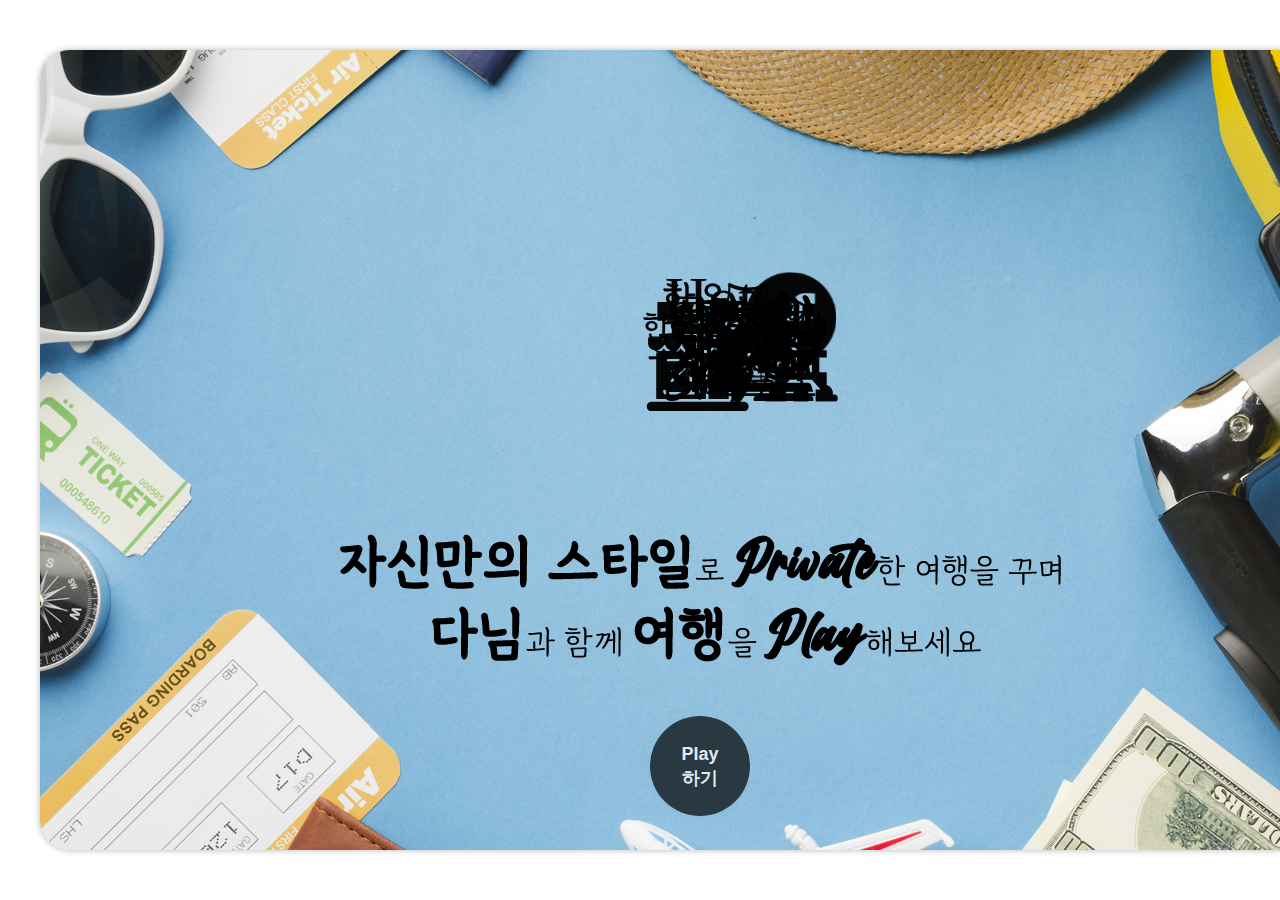
<file: index.html>
<!DOCTYPE html>
<html lang="ko">

<head>
    <meta charset="UTF-8">
    <meta name="viewport" content="width=1400px">
    <link rel="stylesheet" href="css/animations.css">
    <link rel="stylesheet" href="css/intro_style.css">
    <link rel="icon" type="image/png" sizes="32x32" href="images/favicon-32x32.png">
    <title>다님</title>
</head>

<body>
    <div class="intro">
        <div class="inner_intro">
            <div class="move_intro">
                <div class="move">
                    <div class="blcok">
                    </div>
                    <div class="block">
                        <img src="images/intro/cafe.svg" alt="카페">
                    </div>
                    <div class="block">
                        <img src="images/intro/culture.svg" alt="문화유산">
                    </div>
                    <div class="block">
                        <img src="images/intro/park.svg" alt="놀이공원">
                    </div>
                    <div class="block">
                        <img src="images/intro/hanok.svg" alt="한옥">
                    </div>
                    <div class="block">
                        <img src="images/intro/scooter.svg" alt="스쿠터">
                    </div>
                    <div class="block">
                        <img src="images/intro/hotel.svg" alt="호텔">
                    </div>
                    <div class="block">
                        <img src="images/intro/round.svg" alt="회전목마">
                    </div>
                    <div class="block">
                        <img src="images/intro/sns.svg" alt="sns">
                    </div>
                    <div class="block">
                        <img src="images/intro/intro_tx1.svg" alt="텍스트1">
                    </div>
                    <div class="block">
                        <img src="images/intro/intro_tx2.svg" alt="텍스트2">
                    </div>
                    <div class="block">
                        <img src="images/intro/intro_tx3.svg" alt="텍스트3">
                    </div>
                    <div class="block">
                        <img src="images/intro/intro_tx4.svg" alt="텍스트4">
                    </div>
                    <div class="block">
                        <img src="images/intro/intro_tx5.svg" alt="텍스트5">
                    </div>
                    <div class="block">
                        <img src="images/intro/intro_tx6.svg" alt="텍스트6">
                    </div>
                    <div class="block">
                        <img src="images/intro/intro_tx7.svg" alt="텍스트7">
                    </div>
                    <div class="block">
                        <img src="images/intro/intro_tx8.svg" alt="텍스트8">
                    </div>
                </div>
                <div class="text_intro">
                <img src="images/intro/intro_text.png" alt="text">
                <div class="intro_link">
                    <a href="main.html">
                        <p>Play <br>하기</p>
                    </a>
                </div>
            </div>
            </div>
            
        </div>
    </div>

    <!-- animejs js -->

    <script src="js/anime.min.js"></script>

    <script>
        function animateBlocks() {
            anime({
                targets: '.block',
                translateX: function () {
                    return anime.random(-400, 400);
                },
                translateY: function () {
                    return anime.random(-150, 100);
                },
                scale: function () {
                    return anime.random(0.5, 1.1)
                },
                opacity: function () {
                    return anime.random(0.8, 1)
                },

                easing: 'linear',
                duration: 4000,
                delay: anime.stagger(10),
                complete: animateBlocks,
            })
        }

        animateBlocks()
    </script>

</body>

</html>
</file>
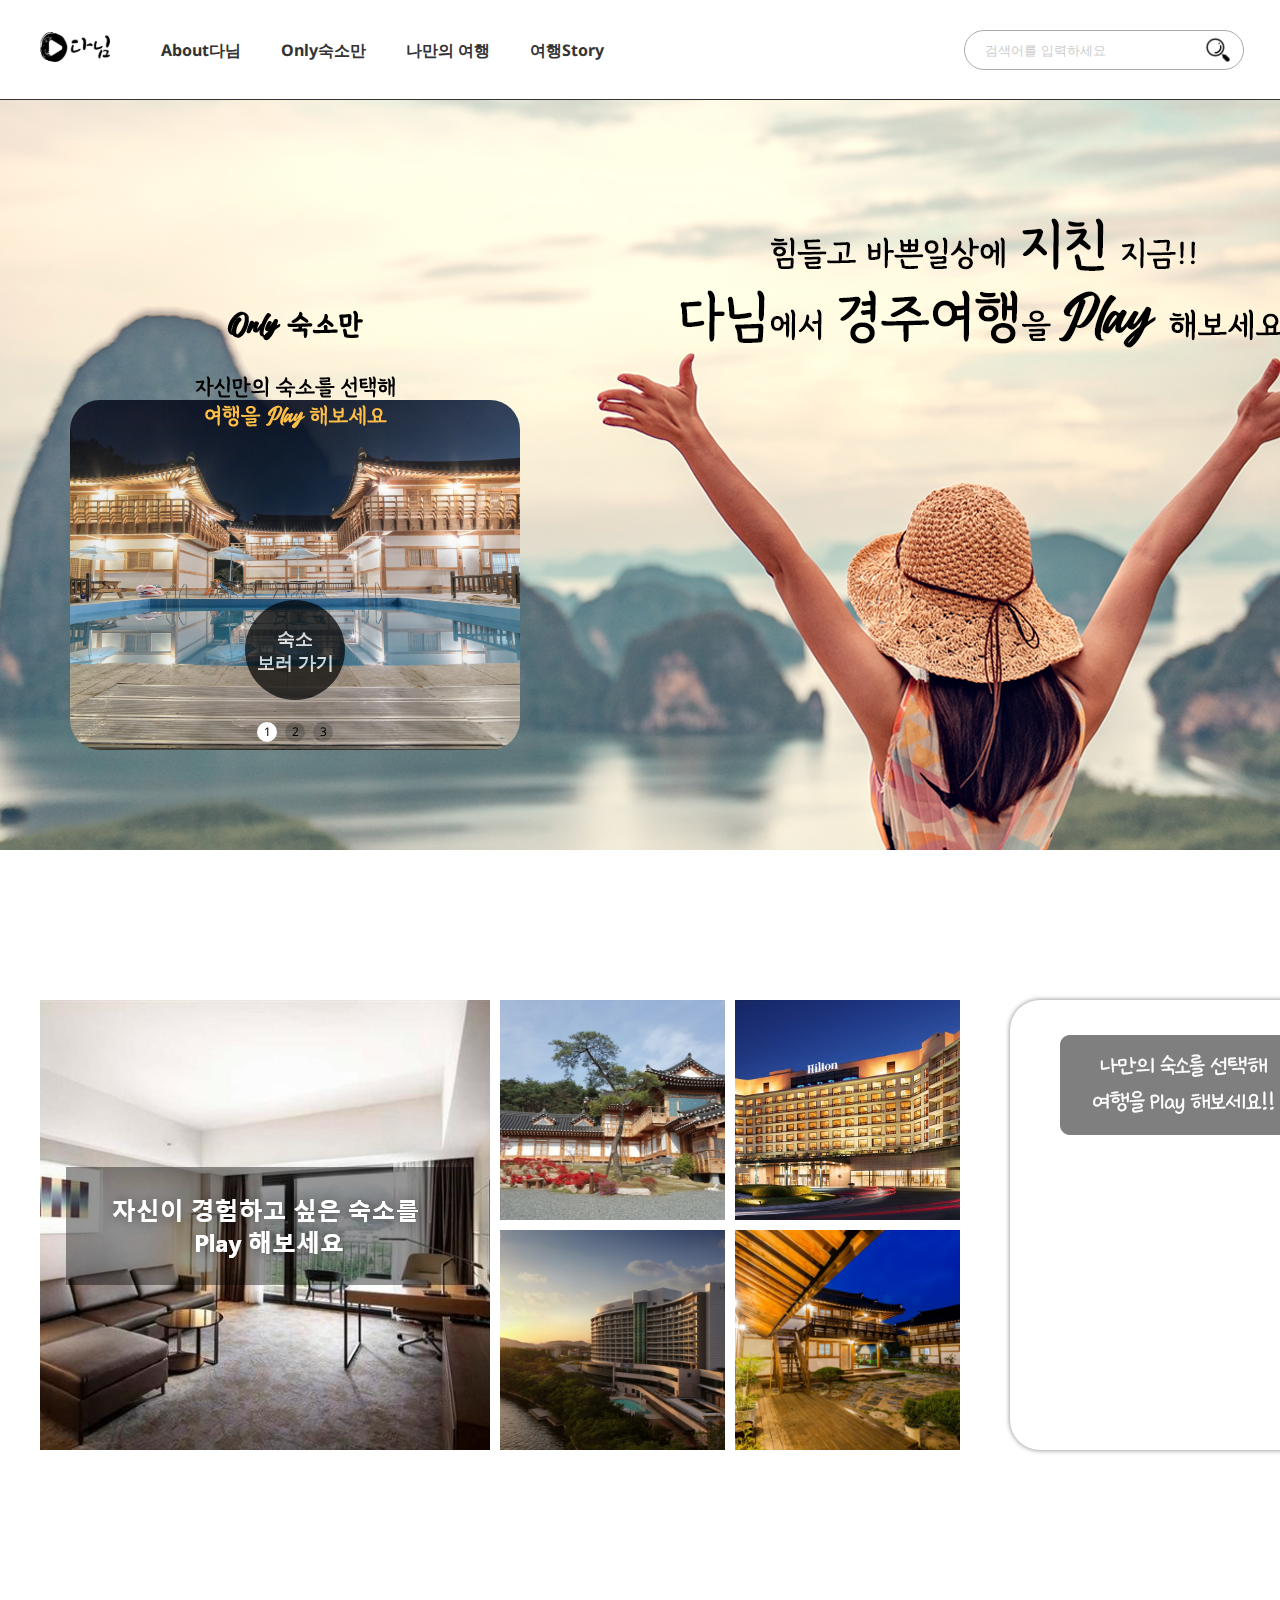
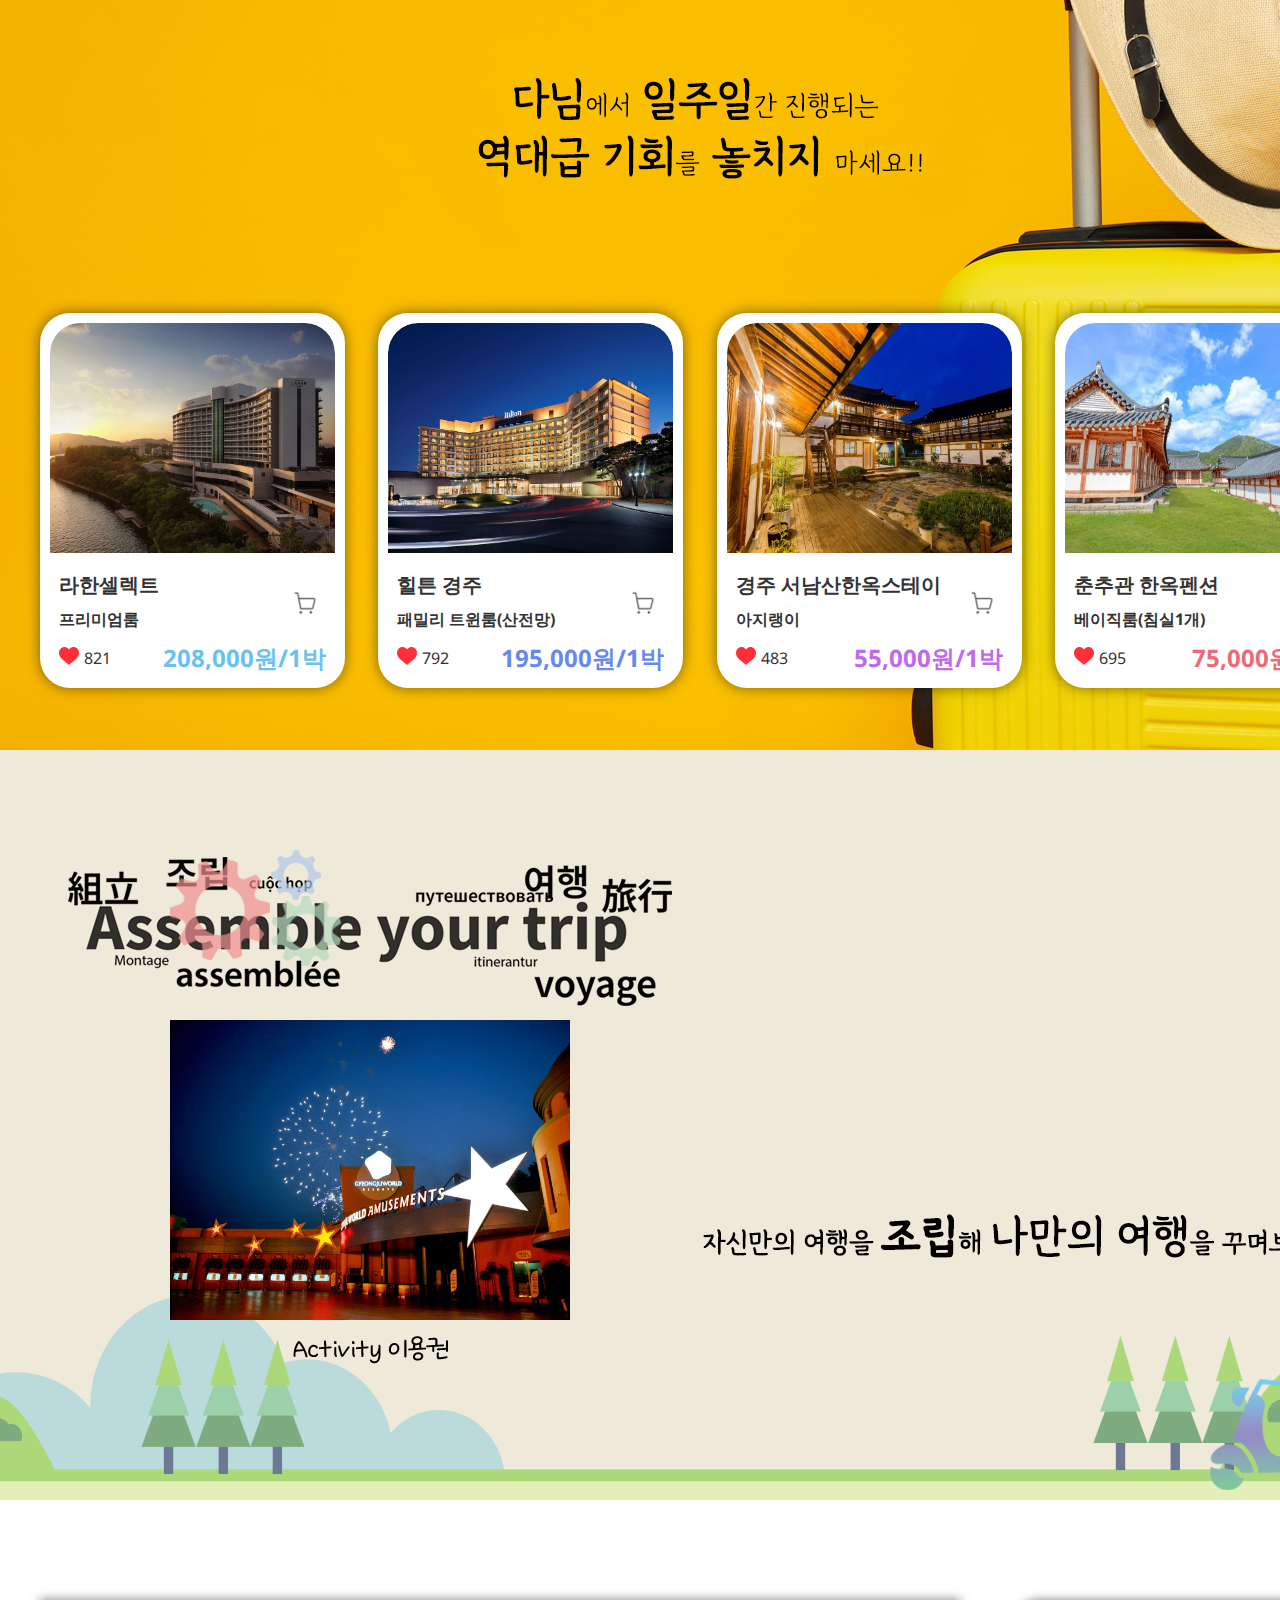
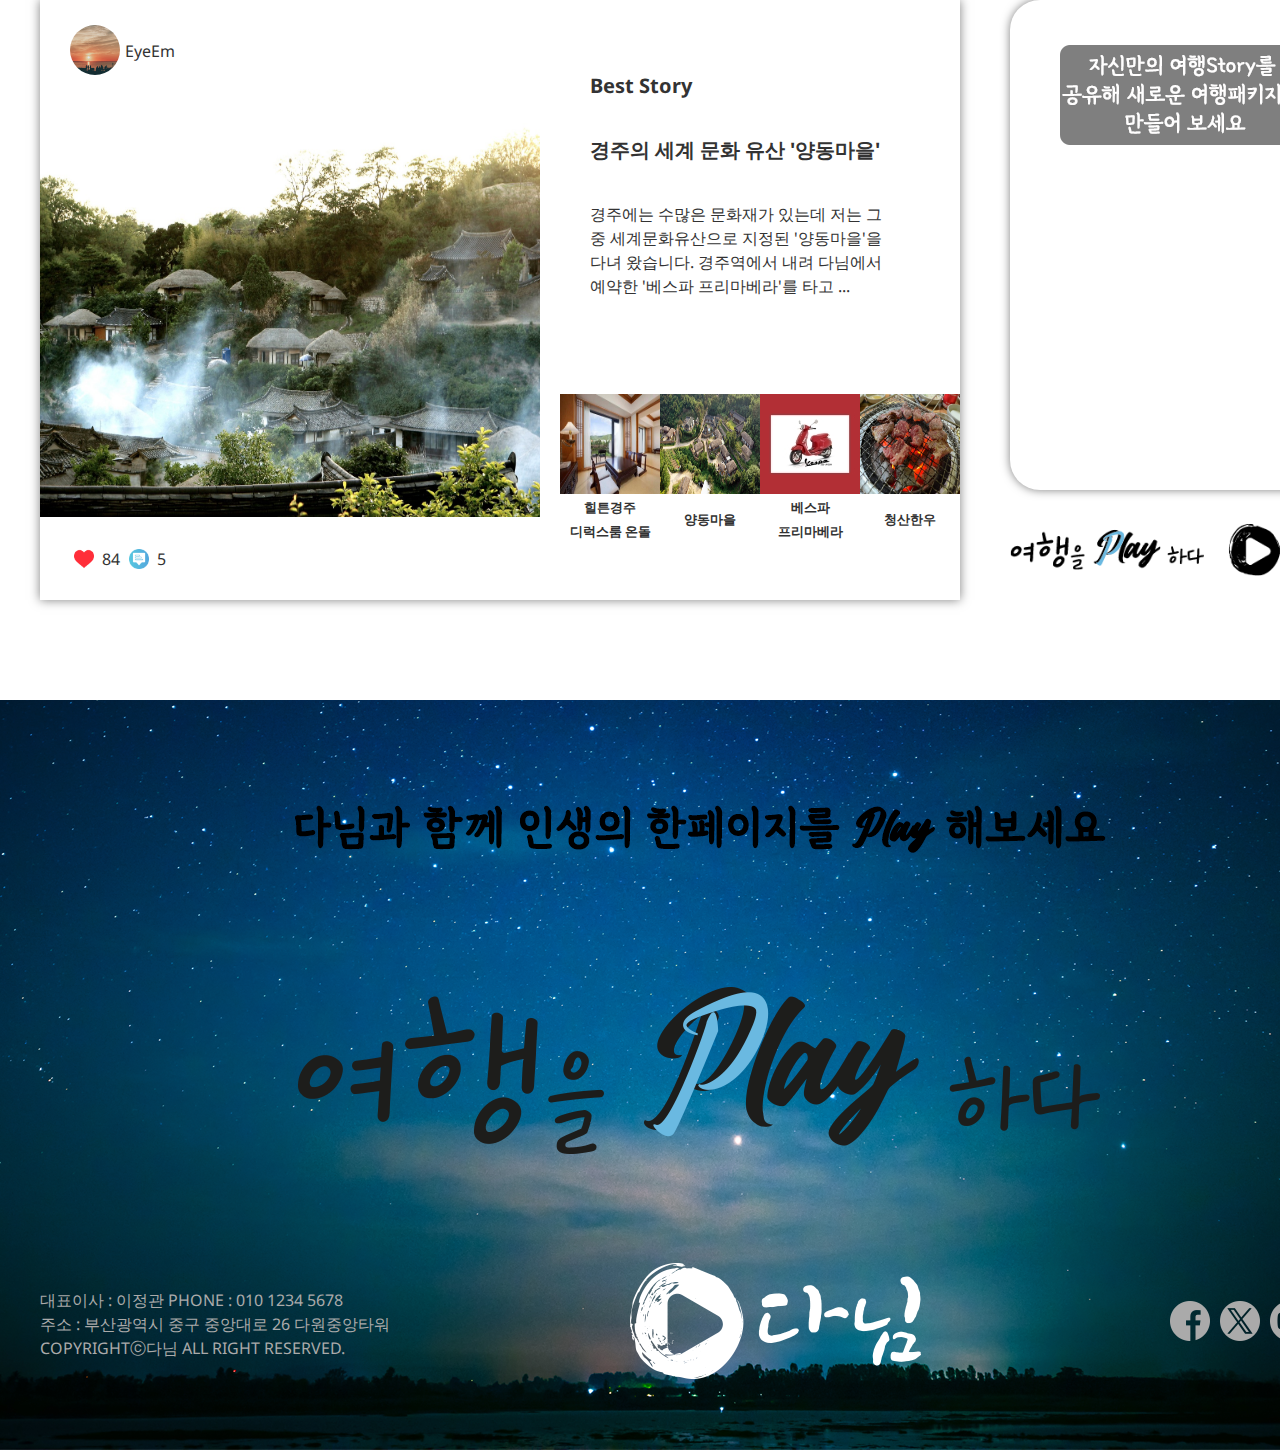
<file: main.html>
<!DOCTYPE html>
<html lang="ko">

<head>
    <meta charset="UTF-8">
    <meta name="viewport" content="width=1400px">
    <title>다님</title>
    <link rel="icon" type="image/png" sizes="32x32" href="images/favicon-32x32.png">
    <link rel="stylesheet" href="css/swiper-bundle.min.css">
    <link href="https://unpkg.com/aos@2.3.1/dist/aos.css" rel="stylesheet">
    <link rel="stylesheet" href="css/main_style.css">
    <link href="https://fonts.googleapis.com/css2?family=Noto+Sans&family=Noto+Sans+KR&display=swap" rel="stylesheet">
</head>

<body>
    <div id="wrap">
        <header>
            <div class="inner_header">
                <div class="logo">
                    <a href="main.html"><img src="images/main/logo.svg" alt="main_logo"></a>
                </div>
                <ul class="gnb">
                    <li><a href="sub1.html">About다님</a></li>
                    <li><a href="sub2.html">Only숙소만</a></li>
                    <li><a href="sub3.html">나만의 여행</a></li>
                    <li><a href="sub4.html">여행Story</a></li>
                </ul>
                <div class="util">
                    <div class="search">
                        <input type="search" placeholder="검색어를 입력하세요">
                        <div class="search_icon">
                            <a href=""><img src="images/main/icon/search.svg" alt="search"></a>
                        </div>
                    </div>
                    <ul>
                        <li><a href=""><img src="images/main/icon/log_in.svg" alt="iog_in"></a></li>
                        <li><a href=""><img src="images/main/icon/basket.svg" alt="basket"></a></li>
                    </ul>
                </div>
            </div>
        </header>
        <div id="banner">
            <div class="inner_banner">
                <div class="menu">
                    <div class="swiper mySwiper">
                        <div class="swiper-wrapper">
                            <div class="swiper-slide">
                                <div class="inner_menu">
                                    <div class="text_menu">
                                        <img src="images/main/banner/room_title.png" alt="ONLY숙소 타이틀">
                                        <img src="images/main/banner/room_text.png" alt="ONLY숙소 내용">
                                    </div>
                                    <div class="img_menu">
                                        <img src="images/main/banner/rooms.png" alt="ONLY숙소 사진">
                                    </div>
                                    <div class="link_menu">
                                        <a href="sub2.html">숙소 <br>보러 가기</a>
                                    </div>
                                </div>
                            </div>
                            <div class="swiper-slide">
                                <div class="inner_menu">
                                    <div class="text_menu">
                                        <img src="images/main/banner/travel_title.png" alt="나만의 여행 타이틀">
                                        <img src="images/main/banner/travel_text.png" alt="나만의 여행 내용">
                                    </div>
                                    <div class="img_menu">
                                        <img src="images/main/banner/world.png" alt="나만의 여행 사진" class="second">
                                    </div>
                                    <div class="link_menu">
                                        <a href="sub3.html">나만의 <br>여행</a>
                                    </div>
                                </div>
                            </div>
                            <div class="swiper-slide">
                                <div class="inner_menu">
                                    <div class="text_menu2">
                                        <img src="images/main/banner/share_title.png" alt="여행Story 타이틀">
                                        <img src="images/main/banner/share_text.png" alt="여행Story 내용" class="third">
                                    </div>
                                    <div class="img_menu">
                                        <img src="images/main/banner/share.png" alt="여행story 사진">
                                    </div>
                                    <div class="link_menu">
                                        <a href="sub4.html">여행<br>Story</a>
                                    </div>
                                </div>
                            </div>
                        </div>
                        <div class="swiper-pagination"></div>
                    </div>

                </div>
            </div>
        </div>
        <div id="container">
            <div class="section1">
                <div class="inner_section1">
                    <div class="section1_bg">
                        <div class="img_section1">
                            <div class="st_grow">
                            </div>
                            <div class="room">
                                <ul>
                                    <li>
                                        <div class="inner_room1">
                                            <img src="images/main/section1/chunnyun.png" alt="경주천년한옥스테이">
                                            <div class="grow1">
                                                <img src="images/main/section1/g_chunnyun.png" alt="경주천년한옥스테이">
                                            </div>
                                        </div>
                                    </li>
                                    <li>
                                        <div class="inner_room2">
                                            <img src="images/main/section1/hilton.png" alt="힐튼경주">
                                            <div class="grow2">
                                                <img src="images/main/section1/g_hilton.png" alt="힐튼경주">
                                            </div>
                                        </div>
                                    </li>
                                    <li>
                                        <div class="inner_room3">
                                            <img src="images/main/section1/lahan.png" alt="라한셀렉트 경주">
                                            <div class="grow3">
                                                <img src="images/main/section1/g_lahan.png" alt="라한셀렉트">
                                            </div>
                                        </div>
                                    </li>
                                    <li>
                                        <div class="inner_room4">
                                            <img src="images/main/section1/west.png" alt="서남산한옥스테이">
                                            <div class="grow4">
                                                <img src="images/main/section1/g_west.png" alt="서남산한옥스테이">
                                            </div>
                                        </div>

                                    </li>
                                </ul>
                            </div>
                        </div>
                        <div class="text_section1">
                            <div class="top_text">
                                <img src="images/main/section1/top_text.png" alt="텍스트">
                            </div>
                            <div data-aos="flip-right" data-aos-duration="1200" class="link_section1">
                                <a href="sub2.html">숙소<br>Play 하기</a>
                            </div>
                        </div>
                    </div>
                </div>
            </div>
            <div id="middle_banner">
                <div class="inner_mb">
                    <div class="salse_box">
                        <ul>
                            <li data-aos="fade-right" data-aos-duration="1000" data-aos-easing="linear">
                                <img src="images/main/middle_banner/big.svg" alt="big">
                            </li>
                            <li data-aos="fade-left" data-aos-easing="linear" data-aos-duration="1000">
                                <img src="images/main/middle_banner/sale.svg" alt="sale">
                            </li>
                        </ul>
                    </div>
                    <div class="sales">
                        <ul>
                            <li>
                                <div class="sales_box">
                                    <div class="img_sales">
                                        <img src="images/main/middle_banner/lahan.jpg" alt="lahan">
                                    </div>
                                    <div class="text_sales">
                                        <h2>라한셀렉트</h2>
                                        <h3>프리미엄룸</h3>
                                        <ul>
                                            <li>
                                                <img src="images/main/icon/heart.svg" alt="heart">
                                                <p>821</p>
                                            </li>
                                            <li>
                                                <span>208,000원/1박</span>
                                            </li>
                                        </ul>
                                        <div class="basket">
                                            <a href=""><img src="images/main/icon/basket.svg" alt="basket"></a>
                                        </div>
                                    </div>
                                </div>
                            </li>
                            <li>
                                <div class="sales_box">
                                    <div class="img_sales">
                                        <img src="images/main/middle_banner/hilton.jpg" alt="hilton">
                                    </div>
                                    <div class="text_sales">
                                        <h2>힐튼 경주</h2>
                                        <h3>패밀리 트윈룸(산전망)</h3>
                                        <ul>
                                            <li>
                                                <img src="images/main/icon/heart.svg" alt="heart">
                                                <p>792</p>
                                            </li>
                                            <li>
                                                <span>195,000원/1박</span>
                                            </li>
                                        </ul>
                                        <div class="basket">
                                            <a href=""><img src="images/main/icon/basket.svg" alt="basket"></a>
                                        </div>
                                    </div>
                                </div>
                            </li>
                            <li>
                                <div class="sales_box">
                                    <div class="img_sales">
                                        <img src="images/main/middle_banner/westnamsan.jpg" alt="westnamsan">
                                    </div>
                                    <div class="text_sales">
                                        <h2>경주 서남산한옥스테이</h2>
                                        <h3>아지랭이</h3>
                                        <ul>
                                            <li>
                                                <img src="images/main/icon/heart.svg" alt="heart">
                                                <p>483</p>
                                            </li>
                                            <li>
                                                <span>55,000원/1박</span>
                                            </li>
                                        </ul>
                                        <div class="basket">
                                            <a href=""><img src="images/main/icon/basket.svg" alt="basket"></a>
                                        </div>
                                    </div>
                                </div>
                            </li>
                            <li>
                                <div class="sales_box">
                                    <div class="img_sales">
                                        <img src="images/main/middle_banner/chunchu.jpg" alt="chunch">
                                    </div>
                                    <div class="text_sales">
                                        <h2>춘추관 한옥펜션</h2>
                                        <h3>베이직룸(침실1개)</h3>
                                        <ul>
                                            <li>
                                                <img src="images/main/icon/heart.svg" alt="heart">
                                                <p>695</p>
                                            </li>
                                            <li>
                                                <span>75,000원/1박</span>
                                            </li>
                                        </ul>
                                        <div class="basket">
                                            <a href=""><img src="images/main/icon/basket.svg" alt="basket"></a>
                                        </div>
                                    </div>
                                </div>
                            </li>
                        </ul>
                    </div>
                </div>
            </div>
            <div class="section2">
                <div class="inner_section2">
                    <div class="section2_bg">
                        <div class="gear">
                            <ul>
                                <li class="gear1">
                                    <img src="images/main/section2/gear1.png" alt="gear1">
                                </li>
                                <li class="gear2">
                                    <img src="images/main/section2/gear2.png" alt="gear2">
                                </li>
                                <li class="gear3">
                                    <img src="images/main/section2/gear3.png" alt="gear3">
                                </li>
                            </ul>
                        </div>
                        <div class="img_section2">
                            <div class="swiper mySwiper2">
                                <div class="swiper-wrapper">
                                    <div class="swiper-slide"><img src="images/main/section2/world.png" alt="경주월드1">
                                    </div>
                                    <div class="swiper-slide"><img src="images/main/section2/world2.png" alt="경주월드2">
                                    </div>
                                    <div class="swiper-slide"><img src="images/main/section2/cafe.png" alt="러스틱커피">
                                    </div>
                                    <div class="swiper-slide"><img src="images/main/section2/vespa.png" alt="베스파">
                                    </div>
                                    <div class="swiper-slide"><img src="images/main/section2/restaurant.png" alt="숙영식당">
                                    </div>
                                </div>
                            </div>
                        </div>
                        <div class="img2_section2">
                            <div class="swiper mySwiper2">
                                <div class="swiper-wrapper">
                                    <div class="swiper-slide"><img src="images/main/section2/world_tx.png"
                                            alt="경주월드 자유이용권">
                                    </div>
                                    <div class="swiper-slide"><img src="images/main/section2/world2_tx.png"
                                            alt="경주월드 입장권">
                                    </div>
                                    <div class="swiper-slide"><img src="images/main/section2/cafe_tx.png" alt="카페할인쿠폰">
                                    </div>
                                    <div class="swiper-slide"><img src="images/main/section2/vespa_tx.png" alt="스쿠터 렌트">
                                    </div>
                                    <div class="swiper-slide"><img src="images/main/section2/restaurant_tx.png"
                                            alt="맛집 할인쿠폰"></div>
                                </div>
                            </div>
                        </div>
                        <div class="move">
                            <img src="images/main/section2/scooter.png" alt="스쿠터">
                        </div>
                        <div data-aos="flip-right" data-aos-duration="1200" class="link_section2">
                            <a href="sub3.html">나만의 여행<br>Play 하기</a>
                        </div>
                    </div>
                </div>
            </div>
            <div class="section3">
                <div class="inner_section3">
                    <div class="section3_bg">
                        <div class="section3_main">
                            <div class="left_section3">
                                <div class="id">
                                    <div class="id_img">
                                        <img src="images/main/section3/id.jpg" alt="id_img">
                                    </div>
                                    <p>EyeEm</p>
                                </div>
                                <div class="sns_img">
                                    <img src="images/main/section3/yangdogn_main.jpg" alt="양동마을 메인">
                                </div>
                                <div class="like">
                                    <div class="like_icon">
                                        <img src="images/main/icon/heart2.svg" alt="좋아요">
                                        <p>84</p>
                                        <img src="images/main/icon/chat.svg" alt="댓글">
                                        <p>5</p>
                                    </div>
                                </div>
                            </div>

                            <div class="center_section3">
                                <div class="top_center">
                                    <a href="sub4.html">
                                        <div class="hidden_sns">
                                            <h2>Best Story</h2>
                                            <h2>경주의 세계 문화 유산 '양동마을'</h2>
                                            <p>경주에는 수많은 문화재가 있는데 저는 그
                                                <br>중 세계문화유산으로 지정된 '양동마을'을
                                                <br>다녀 왔습니다. 경주역에서 내려 다님에서
                                                <br>예약한 '베스파 프리마베라'를 타고 ...
                                            </p>
                                        </div>
                                    </a>
                                </div>
                                <ul class="bottom_center">
                                    <li>
                                        <a href="sub2.html">
                                            <div class="inner_bc">
                                                <img src="images/main/section3/hilton.jpg" alt="힐튼디럭스온돌">
                                                <h5>힐튼경주 <br>디럭스룸 온돌</h5>
                                            </div>
                                        </a>
                                    </li>
                                    <li>
                                        <a href="sub3.html">
                                            <div class="inner_bc">
                                                <img src="images/main/section3/yangdong.jpg" alt="양동마을">
                                                <h5>양동마을</h5>
                                            </div>
                                        </a>
                                    </li>
                                    <li>
                                        <a href="sub3.html">
                                            <div class="inner_bc">
                                                <img src="images/main/section3/vespa.jpg" alt="베스파">
                                                <h5>베스파 <br>프리마베라</h5>
                                            </div>
                                        </a>
                                    </li>
                                    <li>
                                        <a href="sub3.html">
                                            <div class="inner_bc">
                                                <img src="images/main/section3/chungsan.jpg" alt="청산한우">
                                                <h5>청산한우</h5>
                                            </div>
                                        </a>
                                    </li>
                                </ul>
                            </div>
                        </div>
                        <div class="right_section3">
                            <div class="inner_right">
                                <img src="images/main/section3/right_text.png" alt="텍스트">
                                <div data-aos="flip-right" data-aos-duration="1200" class="link_section3">
                                    <a href="sub4.html">여행story<br>Play 하기</a>
                                </div>
                            </div>
                            <div class="slogan">
                                <img src="images/main/section3/slogan.png" alt="슬로건">
                            </div>
                        </div>
                    </div>

                </div>
            </div>
        </div>
        <div id="footer">
            <div class="inner_footer">
                <div class="inner_sky">
                    <div class="banner_sky">
                        <div class="sky">

                            <!-- We are making divisions, every div.
                represent a single roundabout balls -->
                            <div class="star"></div>
                            <div class="star"></div>
                            <div class="star"></div>
                            <div class="star"></div>
                            <div class="star"></div>
                            <div class="star"></div>
                            <div class="star"></div>
                            <div class="star"></div>
                            <div class="star"></div>
                        </div>
                    </div>
                </div>
                <div class="text_footer">
                    <ul>
                        <li>
                            <div class="footer_text">
                                <p>대표이사 : 이정관 PHONE : 010 1234 5678
                                    <br>주소 : 부산광역시 중구 중앙대로 26 다원중앙타워
                                    <br>COPYRIGHTⓒ다님 ALL RIGHT RESERVED.
                                </p>
                            </div>
                        </li>
                        <li>
                            <div class="footer_logo">
                                <img src="images/main/footer/logo.png" alt="logo">
                            </div>
                        </li>
                        <li>
                            <ul class="sns">
                                <li><a href="#"><img src="images/main/footer/facebook.png" alt="facebook"></a></li>
                                <li><a href="#"><img src="images/main/footer/x.png" alt="x"></a></li>
                                <li><a href="#"><img src="images/main/footer/youtube.png" alt="youtube"></a></li>
                                <li><a href="#"><img src="images/main/footer/instagram.png" alt="instagram"></a></li>
                            </ul>
                        </li>
                    </ul>
                </div>
            </div>
        </div>
    </div>
    </div>

    <!-- Swiper JS -->
    <script src="https://cdn.jsdelivr.net/npm/swiper@11/swiper-bundle.min.js"></script>

    <!-- Initialize Swiper -->

    <script>
        var swiper = new Swiper(".mySwiper", {
            pagination: {
                el: ".swiper-pagination",
                clickable: true,
                renderBullet: function (index, className) {
                    return '<span class="' + className + '">' + (index + 1) + "</span>";
                },
            },
        });
    </script>
    <script>
        var swiper = new Swiper(".mySwiper1", {
            slidesPerView: 4,
            spaceBetween: 0,
            loop: true,
            autoplay: {
                delay: 0,
                disableOnInteraction: false,
            },
            speed: 2000
        });
    </script>
    <script>
        var swiper = new Swiper(".mySwiper2", {
            spaceBetween: 0,
            centeredSlides: true,
            autoplay: {
                delay: 2500,
                disableOnInteraction: false,
            },
            loop: true,
        });
    </script>

    <!-- aos js -->
    <script src="https://unpkg.com/aos@2.3.1/dist/aos.js"></script>

    <script>
        AOS.init();
    </script>


</body>

</html>
</file>
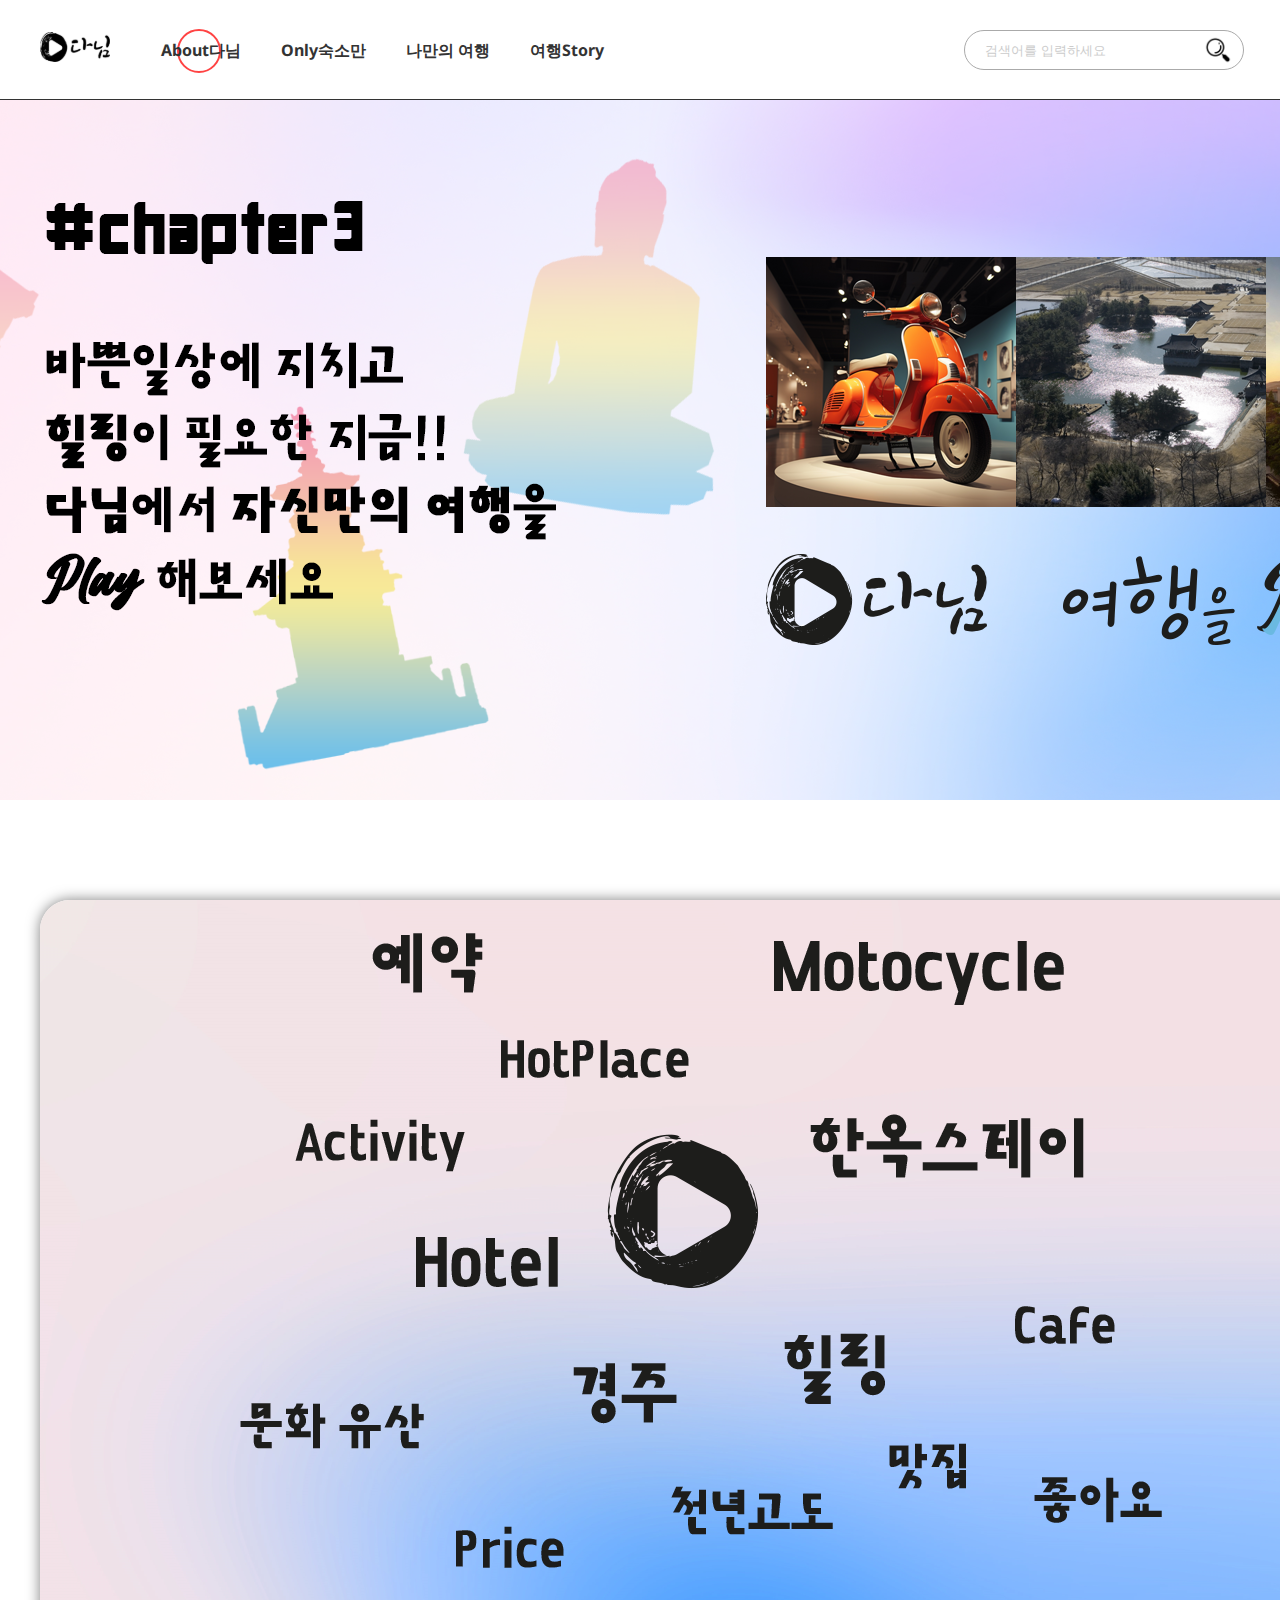
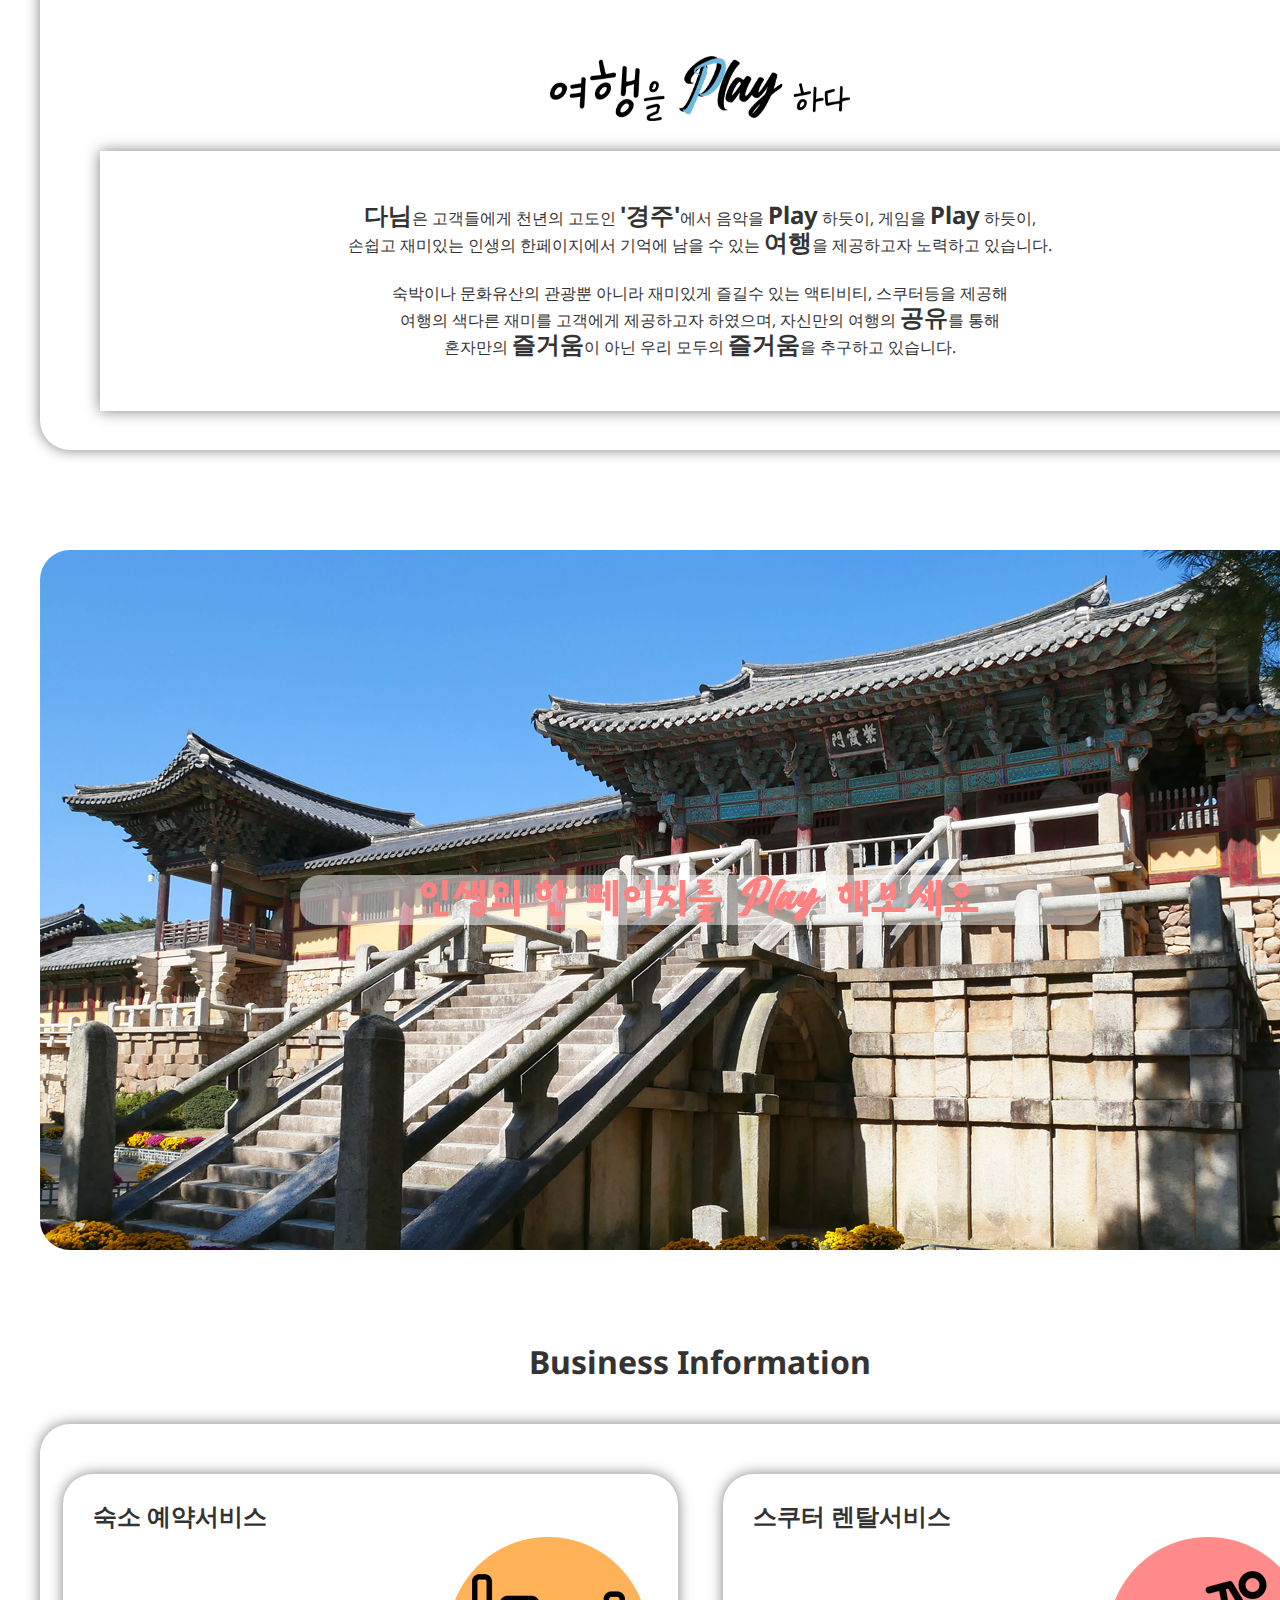
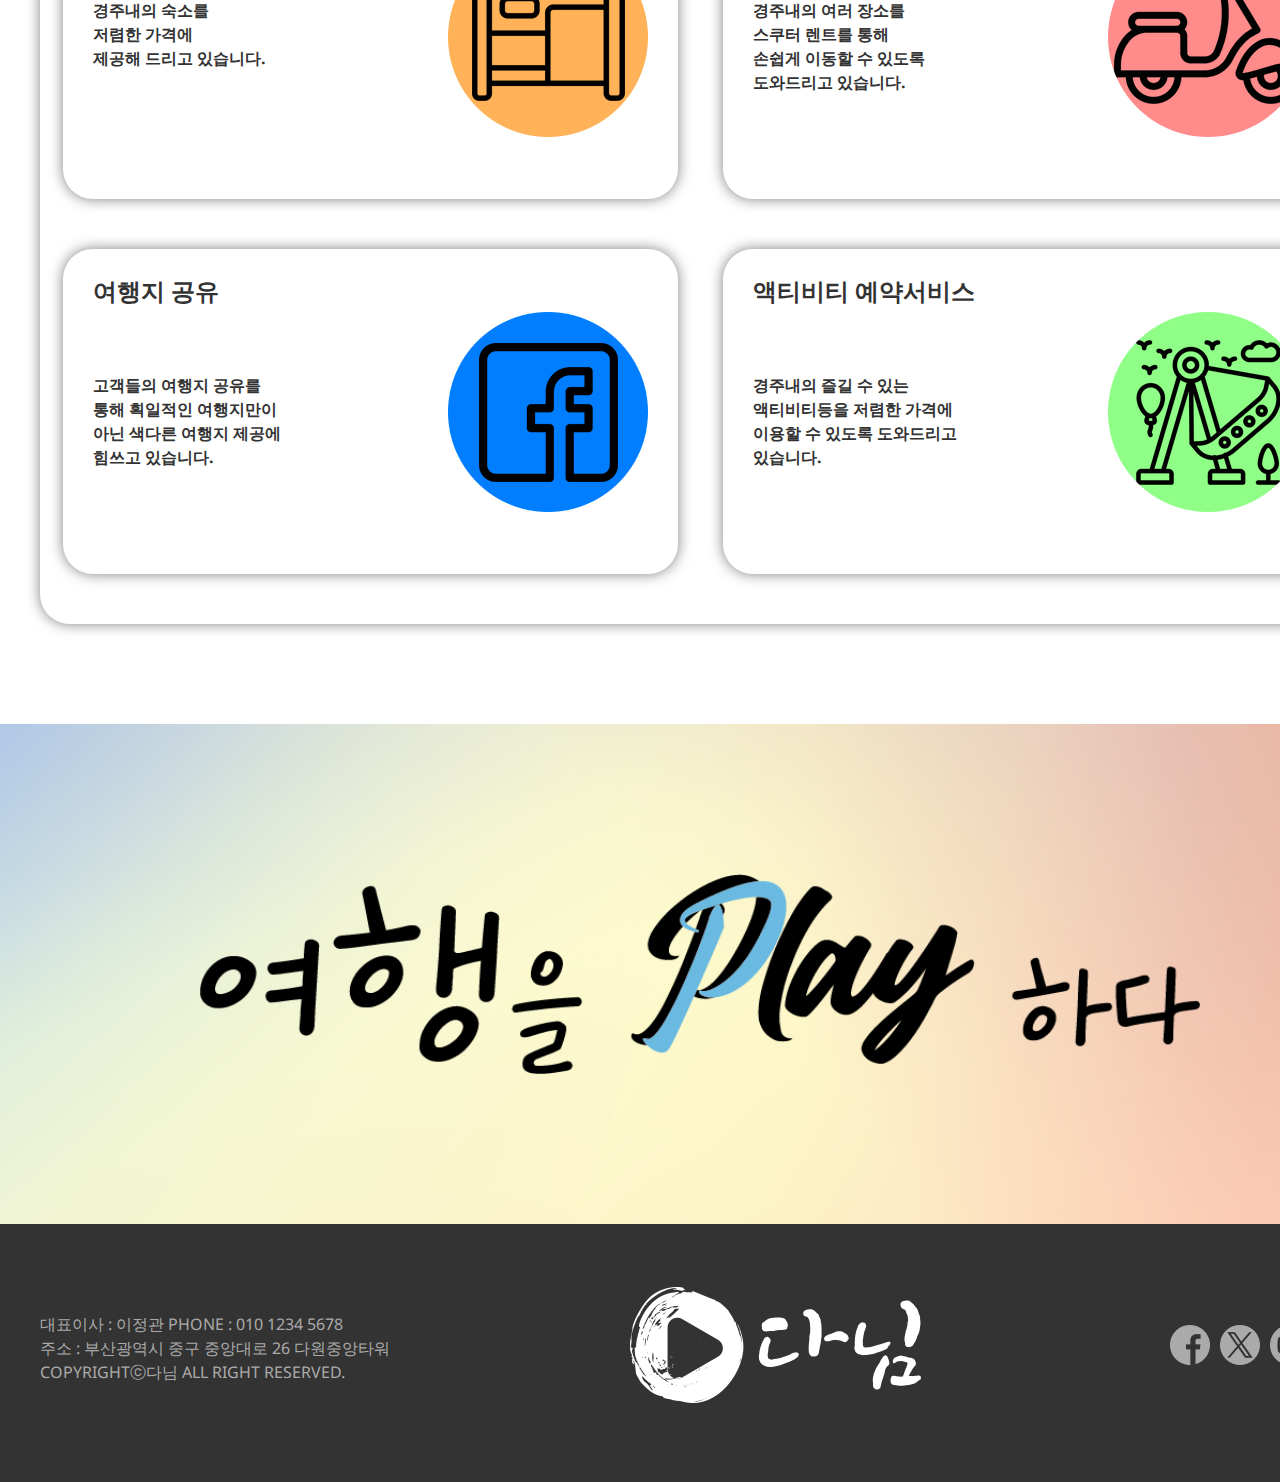
<file: sub1.html>
<!DOCTYPE html>
<html lang="ko">

<head>
    <meta charset="UTF-8">
    <meta name="viewport" content="width=1400px">
    <title>About다님</title>

    <link rel="icon" type="image/png" sizes="32x32" href="images/favicon-32x32.png">
    <link rel="stylesheet" href="css/swiper-bundle.min.css">
    <link rel="stylesheet" href="css/sub1_style.css">
    <link href="https://fonts.googleapis.com/css2?family=Noto+Sans&family=Noto+Sans+KR&display=swap" rel="stylesheet">
</head>

<body>
    <div id="wrap">
        <header>
            <div class="inner_header">
                <div class="logo">
                    <a href="main.html"><img src="images/main/logo.svg" alt="main_logo"></a>
                </div>
                <span class="circle"></span>
                <ul class="gnb">
                    <li>
                        <a href="sub1.html">About다님</a>
                    </li>
                    <li><a href="sub2.html">Only숙소만</a></li>
                    <li><a href="sub3.html">나만의 여행</a></li>
                    <li><a href="sub4.html">여행Story</a></li>
                </ul>
                <div class="util">
                    <div class="search">
                        <input type="search" placeholder="검색어를 입력하세요">
                        <div class="search_icon">
                            <a href=""><img src="images/main/icon/search.svg" alt="search"></a>
                        </div>
                    </div>
                    <ul>
                        <li><a href=""><img src="images/main/icon/log_in.svg" alt="iog_in"></a></li>
                        <li><a href=""><img src="images/main/icon/basket.svg" alt="basket"></a></li>
                    </ul>
                </div>
            </div>
        </header>
        <div id="banner">
            <div class="inner_banner"></div>
        </div>
        <div id="container">
            <div class="section1">
                <div class="img_section1">
                    <img src="images/sub1/section1/word.png" alt="플레이이미지">
                </div>
                <img src="images/sub1/section1/slogan.png" alt="슬로건">
                <div class="text_section1">
                    <p>
                        <span>다님</span>은 고객들에게 천년의 고도인 <span>'경주'</span>에서 음악을 <span>Play</span> 하듯이, 게임을 <span>Play</span> 하듯이, 
                        <br>손쉽고 재미있는 인생의 한페이지에서 기억에 남을 수 있는 <span>여행</span>을 제공하고자 노력하고 있습니다.
                        <br>
                        <br>숙박이나 문화유산의 관광뿐 아니라 재미있게 즐길수 있는 액티비티, 스쿠터등을 제공해 
                        <br>여행의 색다른 재미를 고객에게 제공하고자 하였으며, 자신만의 여행의 <span>공유</span>를 통해 
                        <br>혼자만의 <span>즐거움</span>이 아닌 우리 모두의 <span>즐거움</span>을 추구하고 있습니다.
                    </p>
                </div>
            </div>
            <div class="section2">
                <div class="img_section2">
                    <ul>
                        <li></li>
                        <li></li>
                        <li></li>
                        <li></li>
                    </ul>
                </div>
                <div class="text_section2">
                    <img src="images/sub1/section2/text_section2.svg" alt="섹션2텍스트">
                </div>
            </div>
            <div class="section3">
                <h1>Business Information</h1>
                <div class="section3_box">
                    <ul>
                        <li>
                            <h2>숙소 예약서비스</h2>
                            <p>경주내의 숙소를
                                <br>저렴한 가격에
                                <br>제공해 드리고 있습니다.
                            </p>
                            <div class="img_section3">
                                <img src="images/sub1/section3/rooms.png" alt="숙소">
                            </div>
                        </li>
                        <li>
                            <h2>스쿠터 렌탈서비스</h2>
                            <p>경주내의 여러 장소를
                                <br>스쿠터 렌트를 통해
                                <br>손쉽게 이동할 수 있도록
                                <br>도와드리고 있습니다.
                            </p>
                            <div class="img_section3">
                                <img src="images/sub1/section3/scooter.png" alt="스쿠터">
                            </div>
                        </li>
                        <li>
                            <h2>여행지 공유</h2>
                            <p>고객들의 여행지 공유를
                                <br>통해 획일적인 여행지만이
                                <br>아닌 색다른 여행지 제공에
                                <br>힘쓰고 있습니다.
                                
                            </p>
                            <div class="img_section3">
                                <img src="images/sub1/section3/share.png" alt="공유">
                            </div>
                        </li>
                        <li>
                            <h2>액티비티 예약서비스</h2>
                            <p>경주내의 즐길 수 있는
                                <br>액티비티등을 저렴한 가격에
                                <br>이용할 수 있도록 도와드리고
                                <br>있습니다.
                            </p>
                            <div class="img_section3">
                                <img src="images/sub1/section3/activity.png" alt="액티비티">
                            </div>
                        </li>
                    </ul>
                </div>
            </div>
        </div>
        <div id="bottom_banner">
            <div class="inner_bottom"></div>
        </div>
        <div id="footer">
            <div class="inner_footer">
                <ul>
                    <li>
                        <div class="footer_text">
                            <p>대표이사 : 이정관 PHONE : 010 1234 5678
                                <br>주소 : 부산광역시 중구 중앙대로 26 다원중앙타워
                                <br>COPYRIGHTⓒ다님 ALL RIGHT RESERVED.
                            </p>
                        </div>
                    </li>
                    <li>
                        <div class="footer_logo">
                            <img src="images/main/footer/logo.png" alt="logo">
                        </div>
                    </li>
                    <li>
                        <ul class="sns">
                            <li><a href="#"><img src="images/main/footer/facebook.png" alt="facebook"></a></li>
                            <li><a href="#"><img src="images/main/footer/x.png" alt="x"></a></li>
                            <li><a href="#"><img src="images/main/footer/youtube.png" alt="youtube"></a></li>
                            <li><a href="#"><img src="images/main/footer/instagram.png" alt="instagram"></a></li>
                        </ul>
                    </li>
                </ul>
            </div>
        </div>
    </div>
    </script>
</body>

</html>
</file>
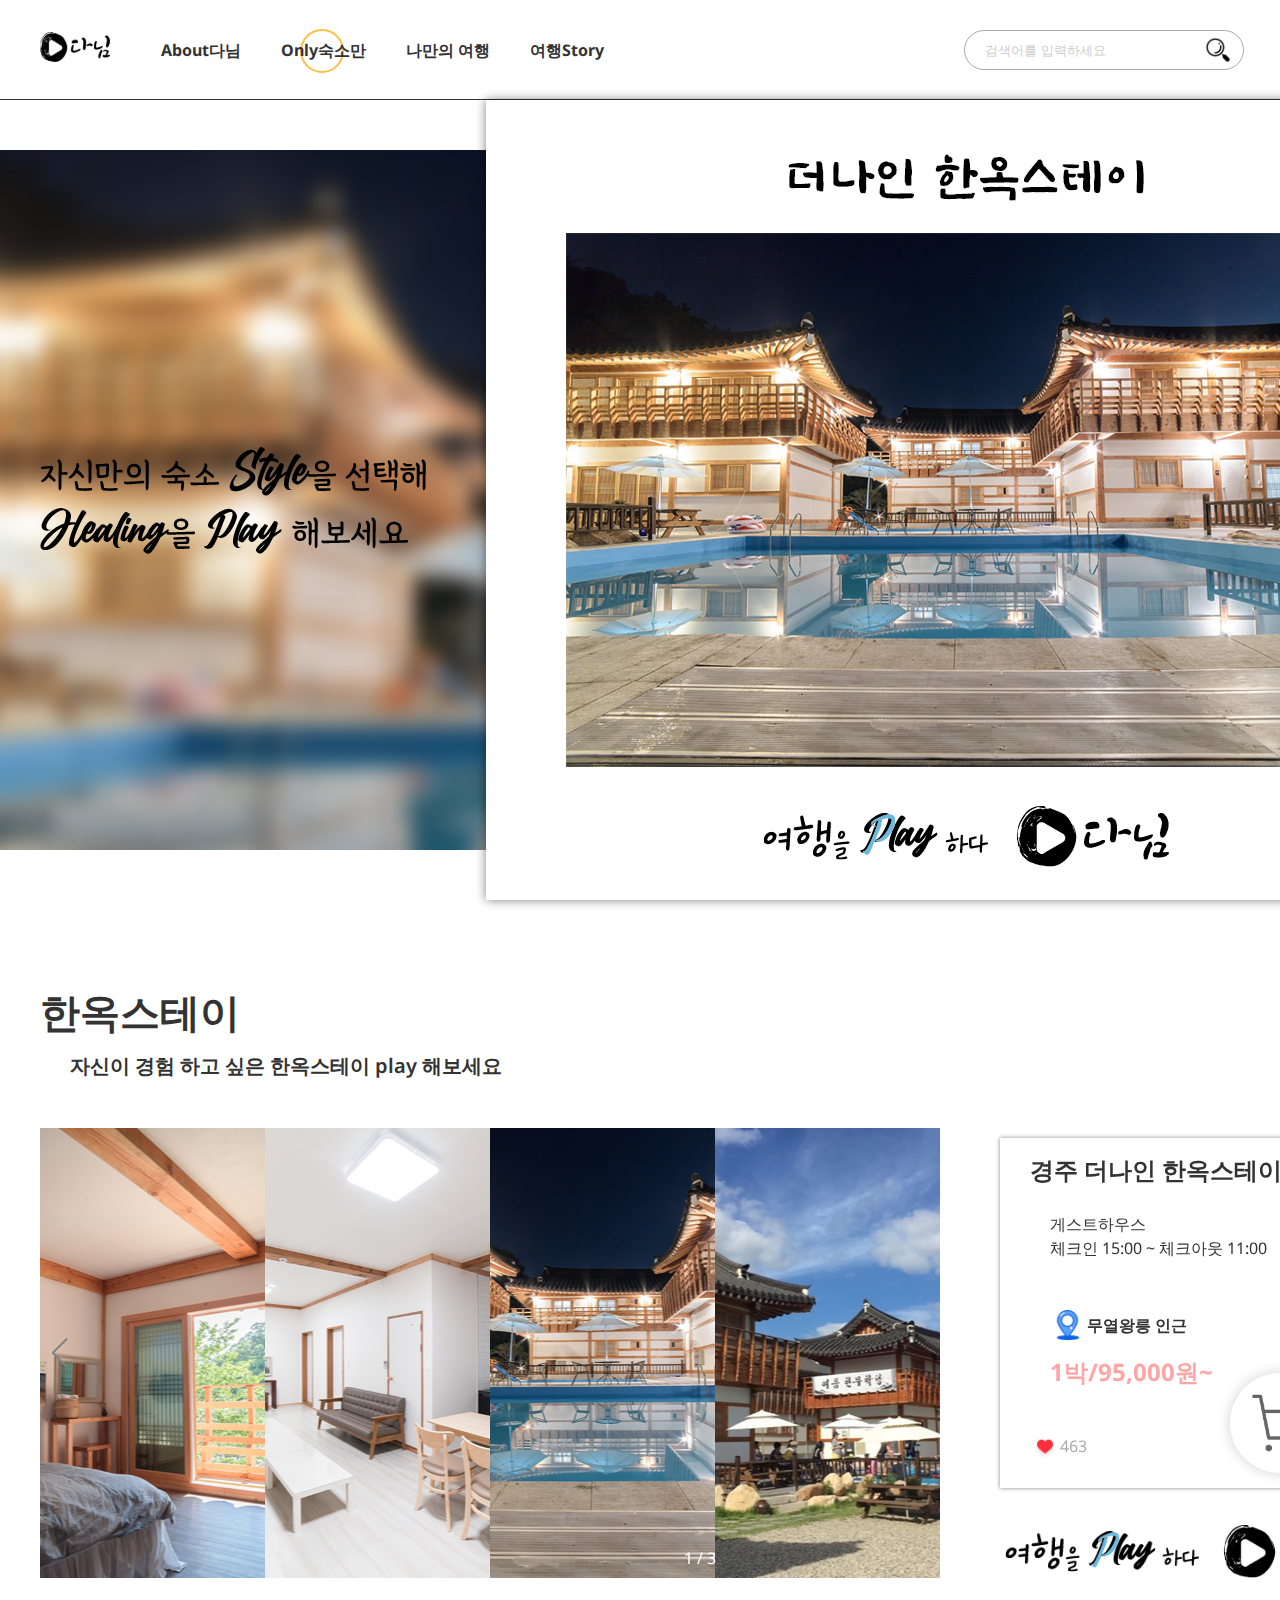
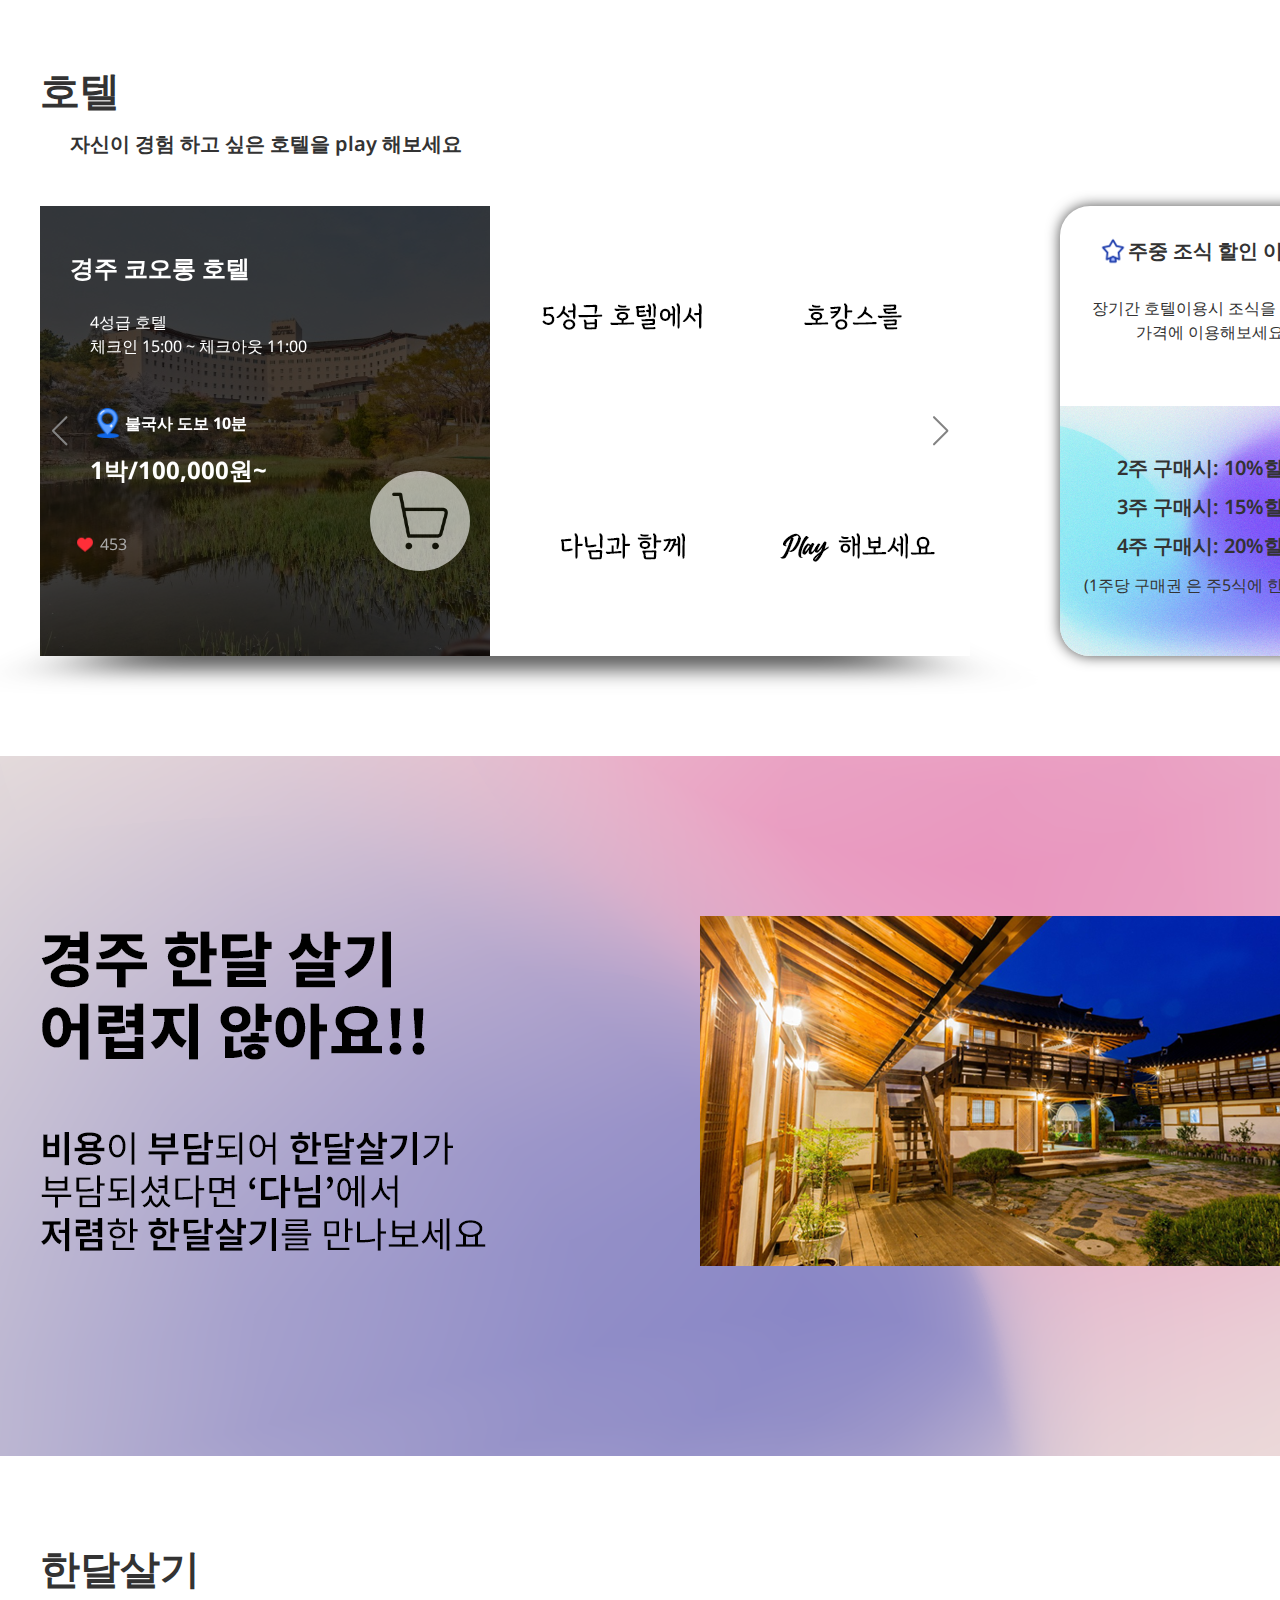
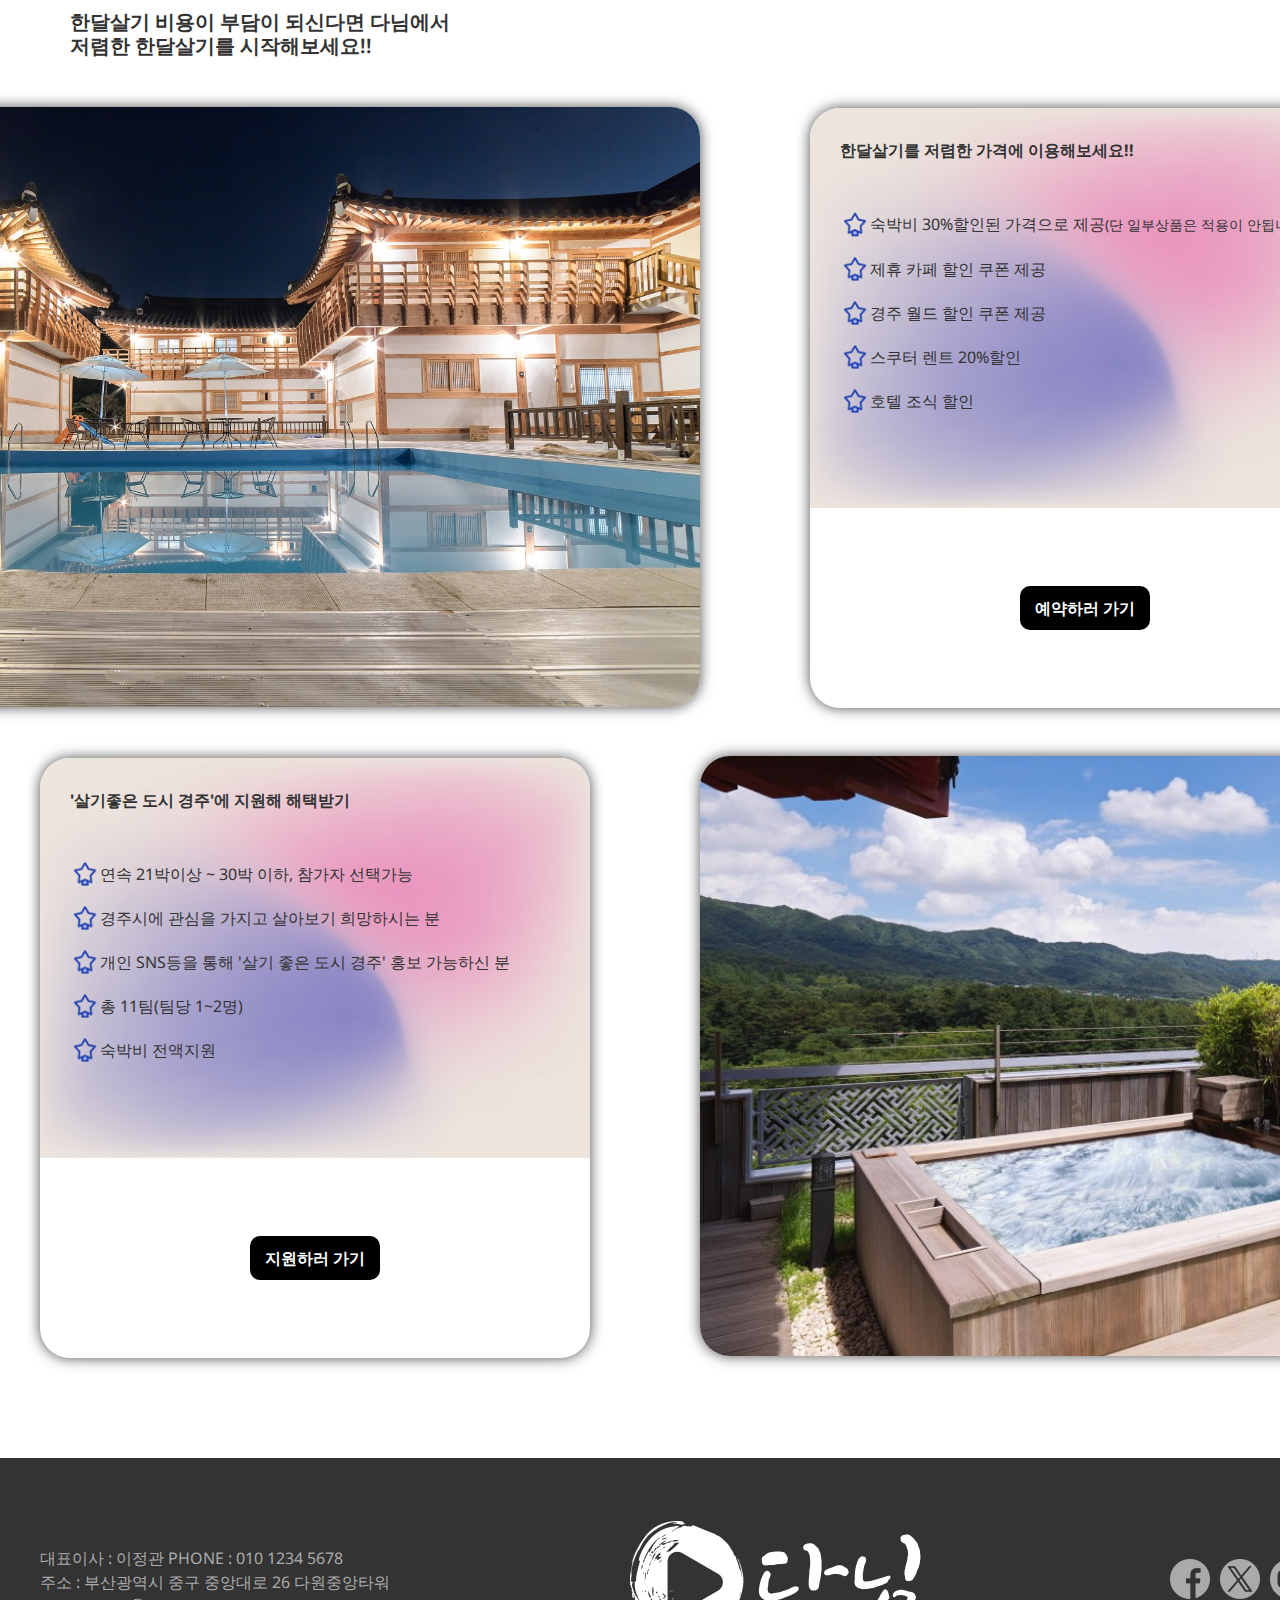
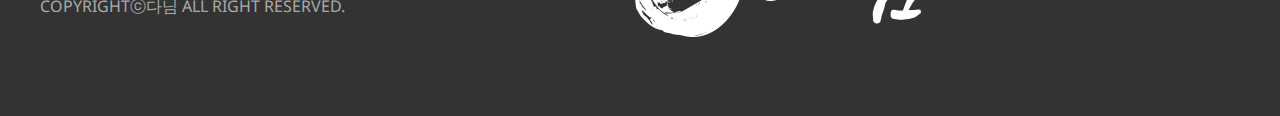
<file: sub2.html>
<!DOCTYPE html>
<html lang="ko">

<head>
    <meta charset="UTF-8">
    <meta name="viewport" content="width=1400px">
    <title>Only숙소만</title>
    <link rel="icon" type="image/png" sizes="32x32" href="images/favicon-32x32.png">
    <link rel="stylesheet" href="css/swiper-bundle.min.css">
    <link href="http://www.cssscript.com/wp-includes/css/sticky.css" rel="stylesheet" type="text/css">
    <link rel="stylesheet" href="css/sub2_style.css">
    <link href="https://unpkg.com/aos@2.3.1/dist/aos.css" rel="stylesheet">
    <link href="https://fonts.googleapis.com/css2?family=Noto+Sans&family=Noto+Sans+KR&display=swap" rel="stylesheet">
</head>

<body>
    <div id="wrap">
        <header>
            <div class="inner_header">
                <div class="logo">
                    <a href="main.html"><img src="images/main/logo.svg" alt="main_logo"></a>
                </div>
                <span class="circle"></span>
                <ul class="gnb">
                    <li>
                        <a href="sub1.html">About다님</a>
                    </li>
                    <li><a href="sub2.html">Only숙소만</a></li>
                    <li><a href="sub3.html">나만의 여행</a></li>
                    <li><a href="sub4.html">여행Story</a></li>
                </ul>
                <div class="util">
                    <div class="search">
                        <input type="search" placeholder="검색어를 입력하세요">
                        <div class="search_icon">
                            <a href=""><img src="images/main/icon/search.svg" alt="search"></a>
                        </div>
                    </div>
                    <ul>
                        <li><a href=""><img src="images/main/icon/log_in.svg" alt="iog_in"></a></li>
                        <li><a href=""><img src="images/main/icon/basket.svg" alt="basket"></a></li>
                    </ul>
                </div>
            </div>
        </header>
        <div id="banner">
            <div class="banner_inner">
                <div class="inner_banner">
                    <div class="swiper mySwiper">
                        <div class="swiper-wrapper">
                            <div class="swiper-slide">
                                <img src="images/sub2/banner_img1.png" alt="배너이미지1">
                            </div>
                            <div class="swiper-slide">
                                <img src="images/sub2/banner_img2.png" alt="배너이미지2">
                            </div>
                            <div class="swiper-slide">
                                <img src="images/sub2/banner_img3.png" alt="배너이미지3">
                            </div>
                            <div class="swiper-slide">
                                <img src="images/sub2/banner_img4.png" alt="배너이미지4">
                            </div>
                        </div>
                    </div>
                </div>
                <div class="banner_text">
                    <img src="images/sub2/banner_text.png" alt="배너텍스트">
                </div>
            </div>
        </div>
        <div id="container">
            <div class="section1">
                <h1>한옥스테이</h1>
                <h3>자신이 경험 하고 싶은 한옥스테이 play 해보세요</h3>
                <div class="inner_section1">
                    <div class="swiper mySwiper1">
                        <div class="swiper-wrapper">
                            <div class="swiper-slide">
                                <div class="hanok_sales">
                                    <div class="hanok_img">
                                        <div class="accordion">
                                            <ul class="accordion1">
                                                <li>
                                                    <div> <a href="#">
                                                            <h2>경주 더나인 한옥스테이</h2>
                                                            <p>한옥 게스트하우스</p>
                                                        </a> </div>
                                                </li>
                                                <li>
                                                    <div> <a href="#">
                                                            <h2>경주 더나인 한옥스테이 체크인/아웃 시간</h2>
                                                            <p>체크인 15:00 ~ 체크아웃 11:00</p>
                                                        </a> </div>
                                                </li>
                                                <li>
                                                    <div> <a href="#">
                                                            <h2>경주 더나인 한옥스테이 가격</h2>
                                                            <p>1박/95,000원~</p>
                                                        </a> </div>
                                                </li>
                                                <li>
                                                    <div> <a href="#">
                                                            <h2>경주 더나인 한옥스테이 위치</h2>
                                                            <p>무열왕릉 인근</p>
                                                        </a> </div>
                                                </li>
                                            </ul>
                                        </div>
                                    </div>
                                    <div class="sales_text">
                                        <div class="inner_text">
                                            <h2>경주 더나인 한옥스테이</h2>
                                            <p>
                                                게스트하우스
                                                <br>체크인 15:00 ~ 체크아웃 11:00
                                            </p>
                                            <div class="location">
                                                <img src="images/icon/map.svg" alt="위치아이콘">
                                                <strong>무열왕릉 인근</strong>
                                            </div>
                                            <h4 class="red">1박/95,000원~</h4>
                                            <div class="heart">
                                                <img src="images/icon/heart_9131541.svg" alt="좋아요">
                                                <span>463</span>
                                            </div>
                                            <div class="basket">
                                                <a href=""><img src="images/icon/basket.svg" alt="장바구니"></a>
                                            </div>
                                        </div>
                                    </div>
                                    <div class="slogan">
                                        <img src="images/main/section3/slogan.png" alt="슬로건">
                                    </div>
                                </div>
                            </div>
                            <div class="swiper-slide">
                                <div class="hanok_sales">
                                    <div class="hanok_img">
                                        <div class="accordion">
                                            <ul class="accordion2">
                                                <li>
                                                    <div> <a href="#">
                                                            <h2>경주 천년 한옥스테이</h2>
                                                            <p>한옥 게스트하우스</p>
                                                        </a> </div>
                                                </li>
                                                <li>
                                                    <div> <a href="#">
                                                            <h2>경주 천년 한옥스테이 체크인/아웃 시간</h2>
                                                            <p>체크인 15:00 ~ 체크아웃 11:00</p>
                                                        </a> </div>
                                                </li>
                                                <li>
                                                    <div> <a href="#">
                                                            <h2>경주 천년 한옥스테이 가격</h2>
                                                            <p>1박/105,000원~</p>
                                                        </a> </div>
                                                </li>
                                                <li>
                                                    <div> <a href="#">
                                                            <h2>경주 천년 한옥스테이 위치</h2>
                                                            <p>불국사 인근</p>
                                                        </a> </div>
                                                </li>
                                            </ul>
                                        </div>
                                    </div>
                                    <div class="sales_text">
                                        <div class="inner_text">
                                            <h2>경주천년한옥스테이</h2>
                                            <p>
                                                게스트하우스
                                                <br>체크인 15:00 ~ 체크아웃 11:00
                                            </p>
                                            <div class="location">
                                                <img src="images/icon/map.svg" alt="위치아이콘">
                                                <strong>불국사 인근</strong>
                                            </div>
                                            <h4 class="skyblue">1박/105,000원~</h4>
                                            <div class="heart">
                                                <img src="images/icon/heart_9131541.svg" alt="좋아요">
                                                <span>225</span>
                                            </div>
                                            <div class="basket">
                                                <a href=""><img src="images/icon/basket.svg" alt="장바구니"></a>
                                            </div>
                                        </div>
                                    </div>
                                    <div class="slogan">
                                        <img src="images/main/section3/slogan.png" alt="슬로건">
                                    </div>
                                </div>
                            </div>
                            <div class="swiper-slide">
                                <div class="hanok_sales">
                                    <div class="hanok_img">
                                        <div class="accordion">
                                            <ul class="accordion3">
                                                <li>
                                                    <div> <a href="#">
                                                            <h2>서남산한옥스테이</h2>
                                                            <p>한옥 게스트하우스</p>
                                                        </a> </div>
                                                </li>
                                                <li>
                                                    <div> <a href="#">
                                                            <h2>서남산한옥스테이 체크인/아웃 시간</h2>
                                                            <p>체크인 15:00 ~ 체크아웃 11:00</p>
                                                        </a> </div>
                                                </li>
                                                <li>
                                                    <div> <a href="#">
                                                            <h2>서남산한옥스테이 가격</h2>
                                                            <p>1박/55,000원~</p>
                                                        </a> </div>
                                                </li>
                                                <li>
                                                    <div> <a href="#">
                                                            <h2>서남산한옥스테이 위치</h2>
                                                            <p>삼릉 인근</p>
                                                        </a> </div>
                                                </li>
                                            </ul>
                                        </div>
                                    </div>
                                    <div class="sales_text">
                                        <div class="inner_text">
                                            <h2>서남산한옥스테이</h2>
                                            <p>
                                                게스트하우스
                                                <br>체크인 15:00 ~ 체크아웃 11:00
                                            </p>
                                            <div class="location">
                                                <img src="images/icon/map.svg" alt="위치아이콘">
                                                <strong>삼릉인근</strong>
                                            </div>
                                            <h4 class="ocher">1박/55,000원~</h4>
                                            <div class="heart">
                                                <img src="images/icon/heart_9131541.svg" alt="좋아요">
                                                <span>397</span>
                                            </div>
                                            <div class="basket">
                                                <a href=""><img src="images/icon/basket.svg" alt="장바구니"></a>
                                            </div>
                                        </div>
                                    </div>
                                    <div class="slogan">
                                        <img src="images/main/section3/slogan.png" alt="슬로건">
                                    </div>
                                </div>
                            </div>
                        </div>
                        <div class="swiper-button-next"></div>
                        <div class="swiper-button-prev"></div>
                        <div class="swiper-pagination"></div>

                    </div>
                </div>
            </div>
            <div class="section2">
                <h1>호텔</h1>
                <h3>자신이 경험 하고 싶은 호텔을 play 해보세요</h3>
                <div class="hotel">
                    <div class="sales">
                        <!-- Swiper -->
                        <div class="swiper mySwiper2">
                            <div class="swiper-wrapper">
                                <div class="swiper-slide bg">
                                    <div class="left_sales">
                                        <img src="images/sub2/section2/kolon1.png" alt="경주코오롱호텔메인">
                                        <div class="sales_text">
                                            <div class="inner_text">
                                                <h2>경주 코오롱 호텔</h2>
                                                <p>
                                                    4성급 호텔
                                                    <br>체크인 15:00 ~ 체크아웃 11:00
                                                </p>
                                                <div class="location">
                                                    <img src="images/icon/map.svg" alt="위치아이콘">
                                                    <strong>불국사 도보 10분</strong>
                                                </div>
                                                <h4>1박/100,000원~</h4>
                                                <div class="heart">
                                                    <img src="images/icon/heart_9131541.svg" alt="좋아요">
                                                    <span>453</span>
                                                </div>
                                                <div class="basket">
                                                    <a href=""><img src="images/icon/basket.svg" alt="장바구니"></a>
                                                </div>
                                            </div>
                                        </div>
                                    </div>
                                    <div class="right_salse">
                                        <div class="opactiy1"><img src="images/sub2/section2/kolon2.png" alt="경주코오롱호텔1">
                                        </div>
                                        <div class="opactiy2"><img src="images/sub2/section2/kolon3.png" alt="경주코오롱호텔2">
                                        </div>
                                        <div class="opactiy3"><img src="images/sub2/section2/kolon4.png" alt="경주코오롱호텔3">
                                        </div>
                                        <div class="opactiy4"><img src="images/sub2/section2/kolon5.png" alt="경주코오롱호텔4">
                                        </div>
                                    </div>
                                </div>
                                <div class="swiper-slide bg">
                                    <div class="left_sales">
                                        <img src="images/sub2/section2/hilton1.png" alt="경주힐튼호텔메인">
                                        <div class="sales_text">
                                            <div class="inner_text">
                                                <h2>힐튼 경주</h2>
                                                <p>
                                                    5성급 호텔
                                                    <br>체크인 15:00 ~ 체크아웃 11:00
                                                </p>
                                                <div class="location">
                                                    <img src="images/icon/map.svg" alt="위치아이콘">
                                                    <strong>보문관광단지 내</strong>
                                                </div>
                                                <h4>1박/140,000원~</h4>
                                                <div class="heart">
                                                    <img src="images/icon/heart_9131541.svg" alt="좋아요">
                                                    <span>792</span>
                                                </div>
                                                <div class="basket">
                                                    <a href=""><img src="images/icon/basket.svg" alt="장바구니"></a>
                                                </div>
                                            </div>
                                        </div>
                                    </div>
                                    <div class="right_salse">
                                        <div class="opactiy1"><img src="images/sub2/section2/hilton2.png" alt="경주힐튼호텔1">
                                        </div>
                                        <div class="opactiy2"><img src="images/sub2/section2/hilton3.png" alt="경주힐튼호텔2">
                                        </div>
                                        <div class="opactiy3"><img src="images/sub2/section2/hilton4.png" alt="경주힐튼호텔3">
                                        </div>
                                        <div class="opactiy4"><img src="images/sub2/section2/hilton5.png" alt="경주힐튼호텔4">
                                        </div>
                                    </div>
                                </div>
                                <div class="swiper-slide bg">
                                    <div class="left_sales">
                                        <img src="images/sub2/section2/lahan1.png" alt="라한셀렉트경주메인">
                                        <div class="sales_text">
                                            <div class="inner_text">
                                                <h2>라한셀렉트 경주</h2>
                                                <p>
                                                    5성급 호텔
                                                    <br>체크인 15:00 ~ 체크아웃 11:00
                                                </p>
                                                <div class="location">
                                                    <img src="images/icon/map.svg" alt="위치아이콘">
                                                    <strong>보문관광단지 내</strong>
                                                </div>
                                                <h4>1박/150,000원~</h4>
                                                <div class="heart">
                                                    <img src="images/icon/heart_9131541.svg" alt="좋아요">
                                                    <span>821</span>
                                                </div>
                                                <div class="basket">
                                                    <a href=""><img src="images/icon/basket.svg" alt="장바구니"></a>
                                                </div>
                                            </div>
                                        </div>
                                    </div>
                                    <div class="right_salse">
                                        <div class="opactiy1"><img src="images/sub2/section2/lahan2.png" alt="라한셀렉트경주1">
                                        </div>
                                        <div class="opactiy2"><img src="images/sub2/section2/lahan3.png" alt="라한셀렉트경주2">
                                        </div>
                                        <div class="opactiy3"><img src="images/sub2/section2/lahan4.png" alt="라한셀렉트경주3">
                                        </div>
                                        <div class="opactiy4"><img src="images/sub2/section2/lahan5.png" alt="라한셀렉트경주4">
                                        </div>
                                    </div>
                                </div>
                            </div>
                            <div class="swiper-button-next"></div>
                            <div class="swiper-button-prev"></div>
                        </div>
                    </div>
                    <div class="event">
                        <div class="top_event">
                            <div class="subtitle">
                                <img src="images/icon/star.svg" alt="별표아이콘">
                                <h3>주중 조식 할인 이벤트</h3>
                            </div>
                            <p>
                                장기간 호텔이용시 조식을 할인된
                                <br>가격에 이용해보세요
                            </p>
                        </div>
                        <div class="bottom_event">
                            <h3>2주 구매시: 10%할인</h3>
                            <h3>3주 구매시: 15%할인</h3>
                            <h3>4주 구매시: 20%할인</h3>
                            <p>(1주당 구매권 은 주5식에 한합니다)</p>
                        </div>
                    </div>
                </div>
            </div>
            <div class="middle_banner">
                <div class="inner_box">
                    <ul>
                        <li></li>
                        <li></li>
                        <li></li>
                    </ul>
                </div>
            </div>
            <div class="section3">
                <div class="inner_section3">
                    <h1>한달살기</h1>
                    <h3>한달살기 비용이 부담이 되신다면 다님에서
                        <br>저렴한 한달살기를 시작해보세요!!
                    </h3>
                    <div class="box_section3">
                        <div class="img_section3">
                            <img src="images/sub2/section3/hanhokstay.png" alt="한옥스테이">
                        </div>
                        <div class="text_section3">
                            <div class="top_text">
                                <h4>한달살기를 저렴한 가격에 이용해보세요!!</h4>
                                <ul>
                                    <li>
                                        <p>숙박비 30%할인된 가격으로 제공<span>(단 일부상품은 적용이 안됩니다.)</span></p>
                                    </li>
                                    <li>
                                        <p>제휴 카페 할인 쿠폰 제공</p>
                                    </li>
                                    <li>
                                        <p>경주 월드 할인 쿠폰 제공</p>
                                    </li>
                                    <li>
                                        <p>스쿠터 렌트 20%할인</p>
                                    </li>
                                    <li>
                                        <p>호텔 조식 할인</p>
                                    </li>
                                </ul>
                            </div>
                            <div class="bottom_text">
                                <div class="link">
                                    <a href="">예약하러 가기</a>
                                </div>
                            </div>
                        </div>
                    </div>
                    <div class="bt_section3">
                        <div class="text_section3">
                            <div class="top_text">
                                <h4>'살기좋은 도시 경주'에 지원해 해택받기</h4>
                                <ul>
                                    <li>
                                        <p>연속 21박이상 ~ 30박 이하, 참가자 선택가능</p>
                                    </li>
                                    <li>
                                        <p>경주시에 관심을 가지고 살아보기 희망하시는 분</p>
                                    </li>
                                    <li>
                                        <p>개인 SNS등을 통해 '살기 좋은 도시 경주' 홍보 가능하신 분</p>
                                    </li>
                                    <li>
                                        <p>총 11팀(팀당 1~2명)</p>
                                    </li>
                                    <li>
                                        <p>숙박비 전액지원</p>
                                    </li>
                                </ul>
                            </div>
                            <div class="bottom_text">
                                <div class="link">
                                    <a href="">지원하러 가기</a>
                                </div>
                            </div>
                        </div>
                        <div class="bt_img">
                            <img src="images/sub2/section3/hoteljakuji.png" alt="호텔자구지">
                        </div>
                    </div>
                </div>
            </div>
        </div>
        <div id="footer">
            <div class="inner_footer">
                <ul>
                    <li>
                        <div class="footer_text">
                            <p>대표이사 : 이정관 PHONE : 010 1234 5678
                                <br>주소 : 부산광역시 중구 중앙대로 26 다원중앙타워
                                <br>COPYRIGHTⓒ다님 ALL RIGHT RESERVED.
                            </p>
                        </div>
                    </li>
                    <li>
                        <div class="footer_logo">
                            <img src="images/main/footer/logo.png" alt="logo">
                        </div>
                    </li>
                    <li>
                        <ul class="sns">
                            <li><a href="#"><img src="images/main/footer/facebook.png" alt="facebook"></a></li>
                            <li><a href="#"><img src="images/main/footer/x.png" alt="x"></a></li>
                            <li><a href="#"><img src="images/main/footer/youtube.png" alt="youtube"></a></li>
                            <li><a href="#"><img src="images/main/footer/instagram.png" alt="instagram"></a></li>
                        </ul>
                    </li>
                </ul>
            </div>
        </div>
    </div>

    <!-- Swiper JS -->
    <script src="https://cdn.jsdelivr.net/npm/swiper@11/swiper-bundle.min.js"></script>

    <!-- Initialize Swiper -->
    <script>
        var swiper = new Swiper(".mySwiper", {
            slidesPerView: 1,
            spaceBetween: 0,
            centeredSlides: true,
            autoplay: {
                delay: 2400,
                disableOnInteraction: false,
            },
            loop: true,
        });
    </script>

    <!-- Initialize Swiper -->
    <script>
        var swiper = new Swiper(".mySwiper1", {
            loop: true,
            pagination: {
                el: ".swiper-pagination",
                type: "fraction",
            },
            navigation: {
                nextEl: ".swiper-button-next",
                prevEl: ".swiper-button-prev",
            },
        });
    </script>

    <!-- Initialize Swiper -->
    <script>
        var swiper = new Swiper(".mySwiper2", {
            effect: "cube",
            grabCursor: true,
            loop: true,
            cubeEffect: {
                shadow: true,
                slideShadows: true,
                shadowOffset: 20,
                shadowScale: 0.94,
            },
            navigation: {
                nextEl: ".swiper-button-next",
                prevEl: ".swiper-button-prev",
            },
        });
    </script>

    <script>
        (function (i, s, o, g, r, a, m) {
            i['GoogleAnalyticsObject'] = r; i[r] = i[r] || function () {
                (i[r].q = i[r].q || []).push(arguments)
            }, i[r].l = 1 * new Date(); a = s.createElement(o),
                m = s.getElementsByTagName(o)[0]; a.async = 1; a.src = g; m.parentNode.insertBefore(a, m)
        })(window, document, 'script', '//www.google-analytics.com/analytics.js', 'ga');

        ga('create', 'UA-46156385-1', 'cssscript.com');
        ga('send', 'pageview');

    </script>

    <!-- aos js-->

    <script src="https://unpkg.com/aos@2.3.1/dist/aos.js"></script>
    <script>
        AOS.init();
    </script>

</body>

</html>
</file>
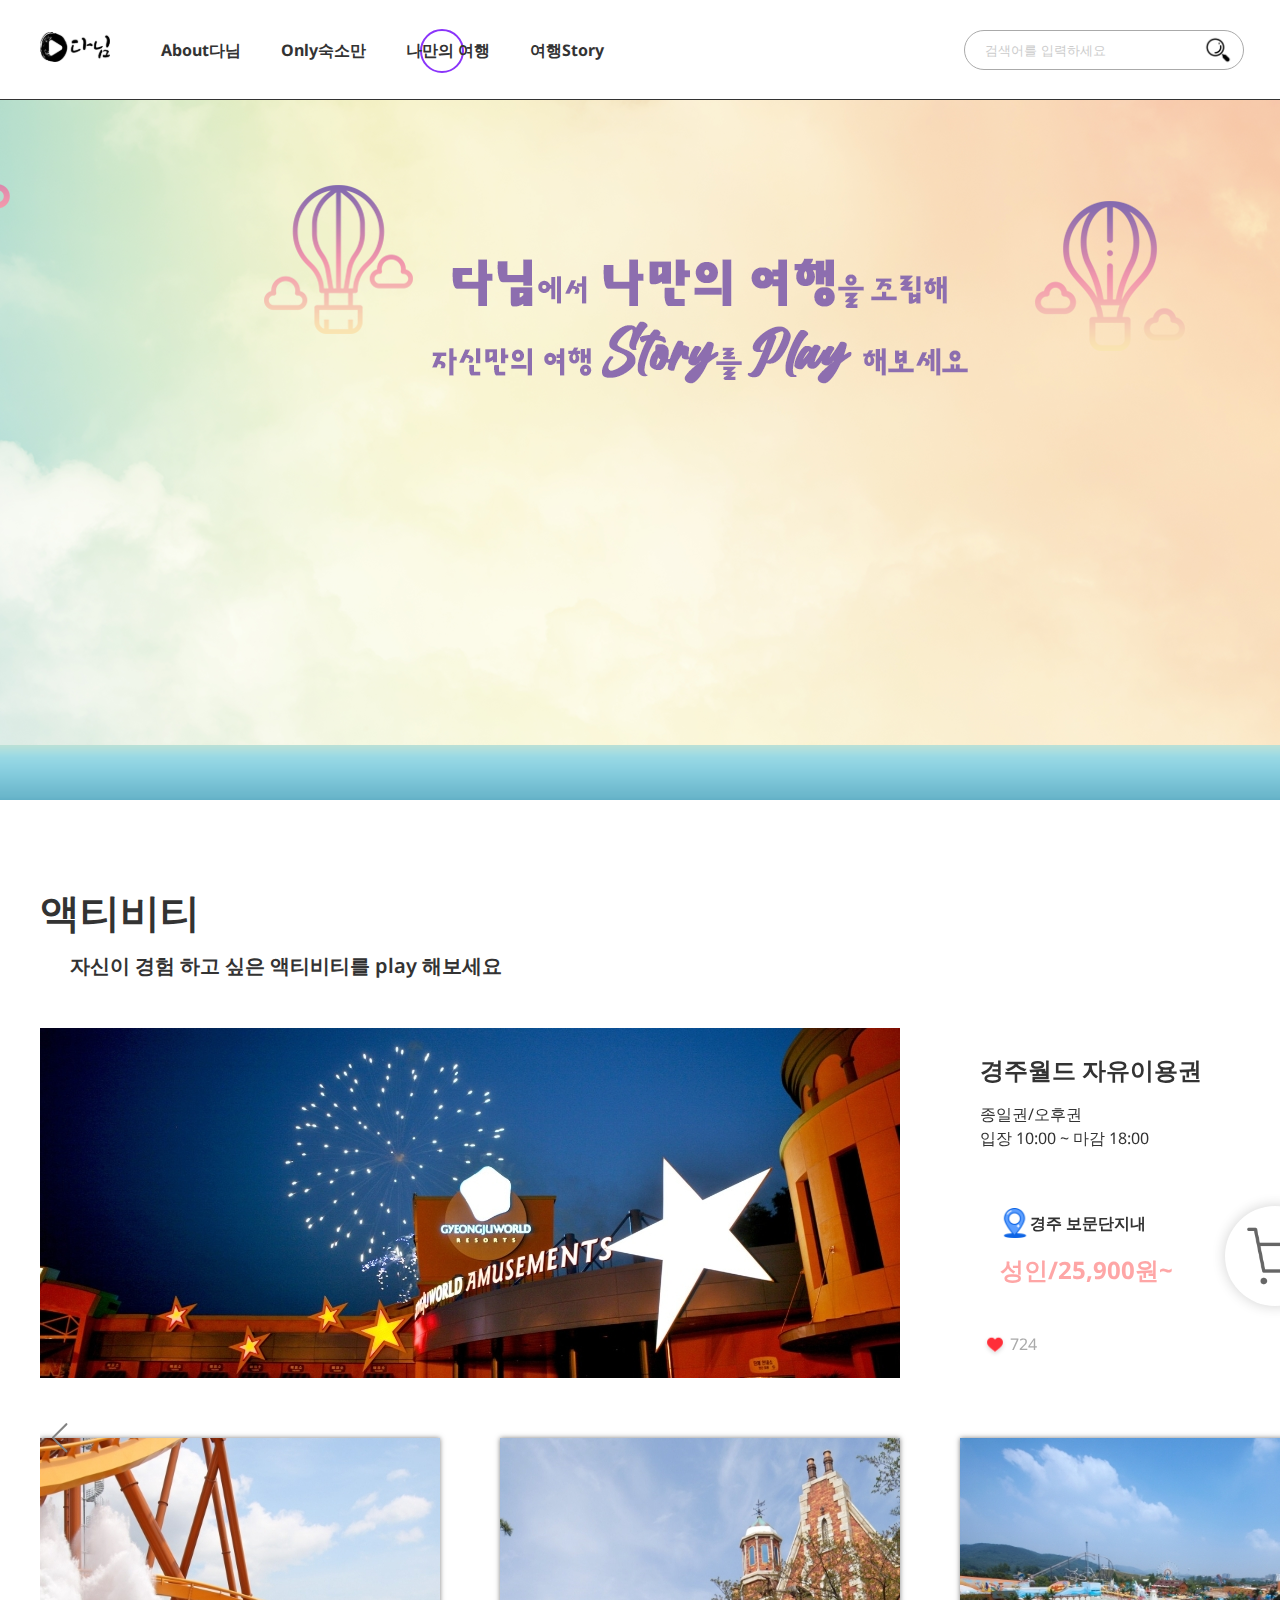
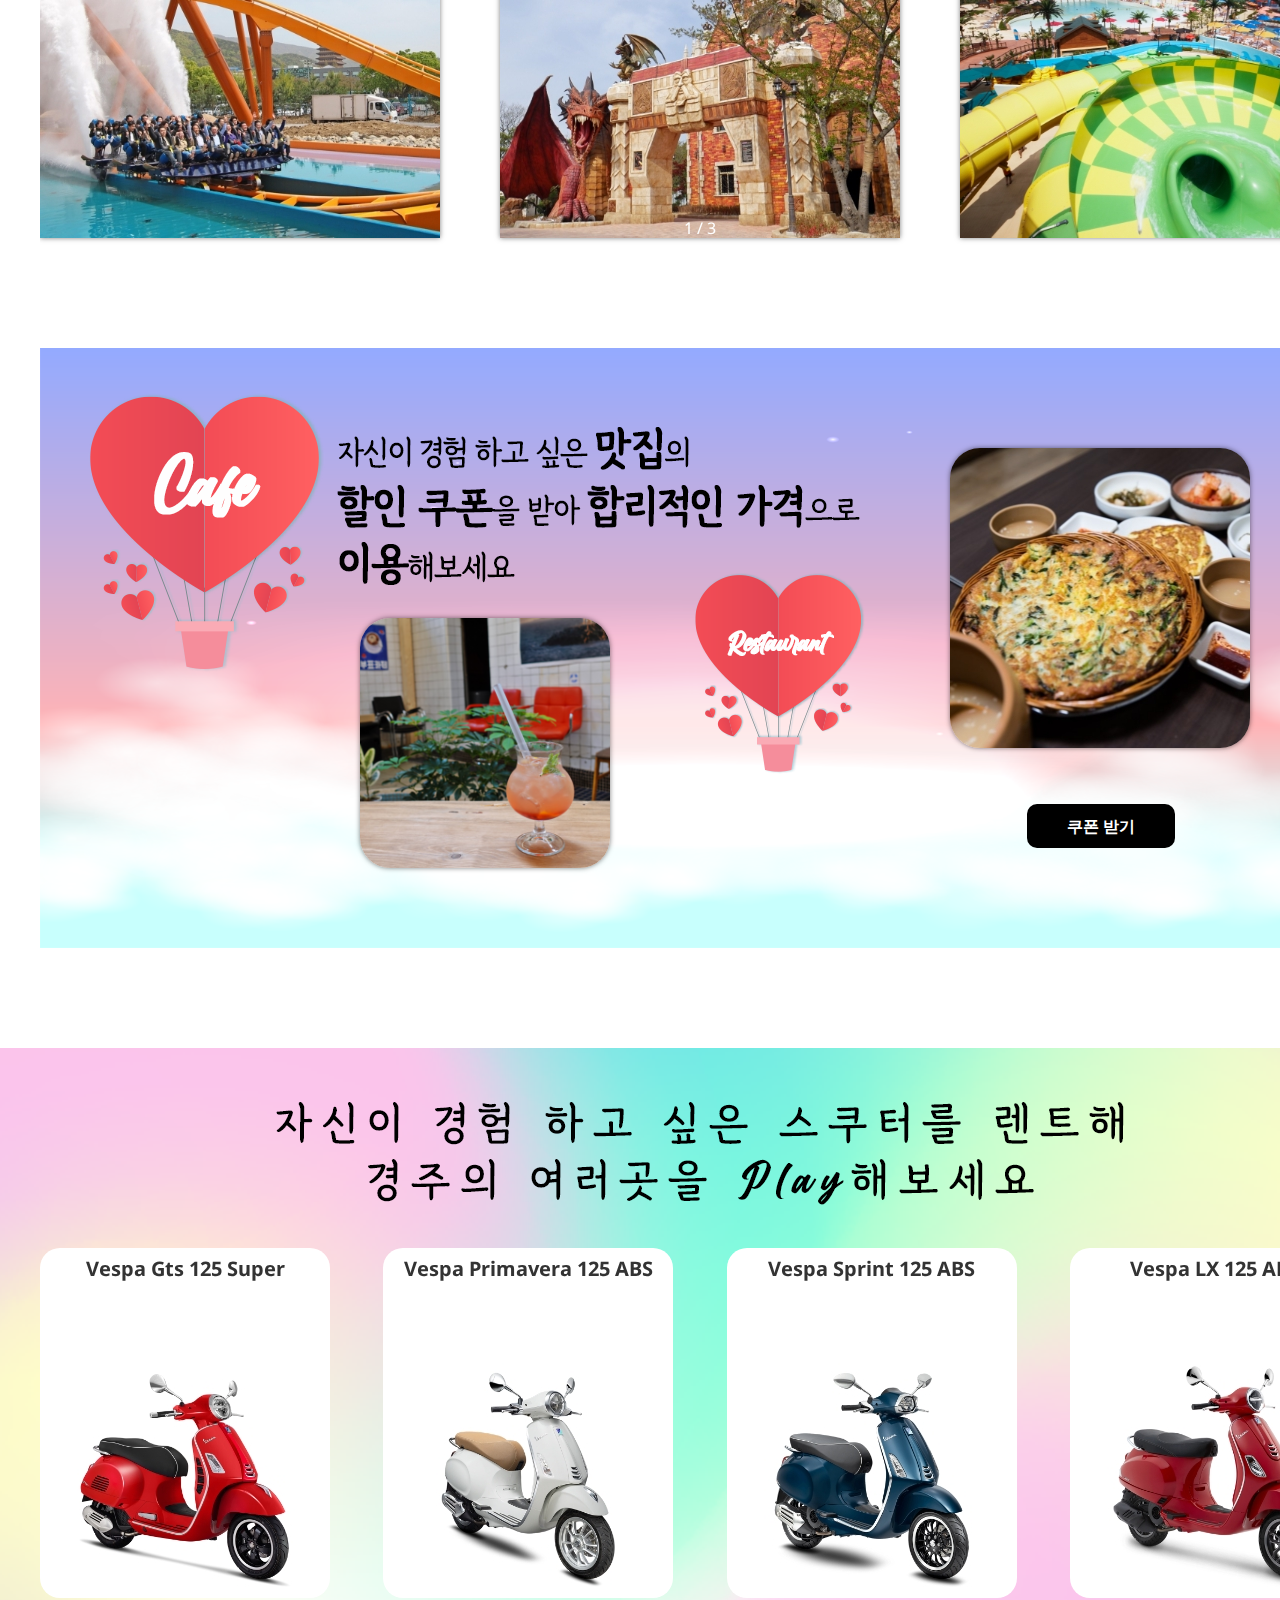
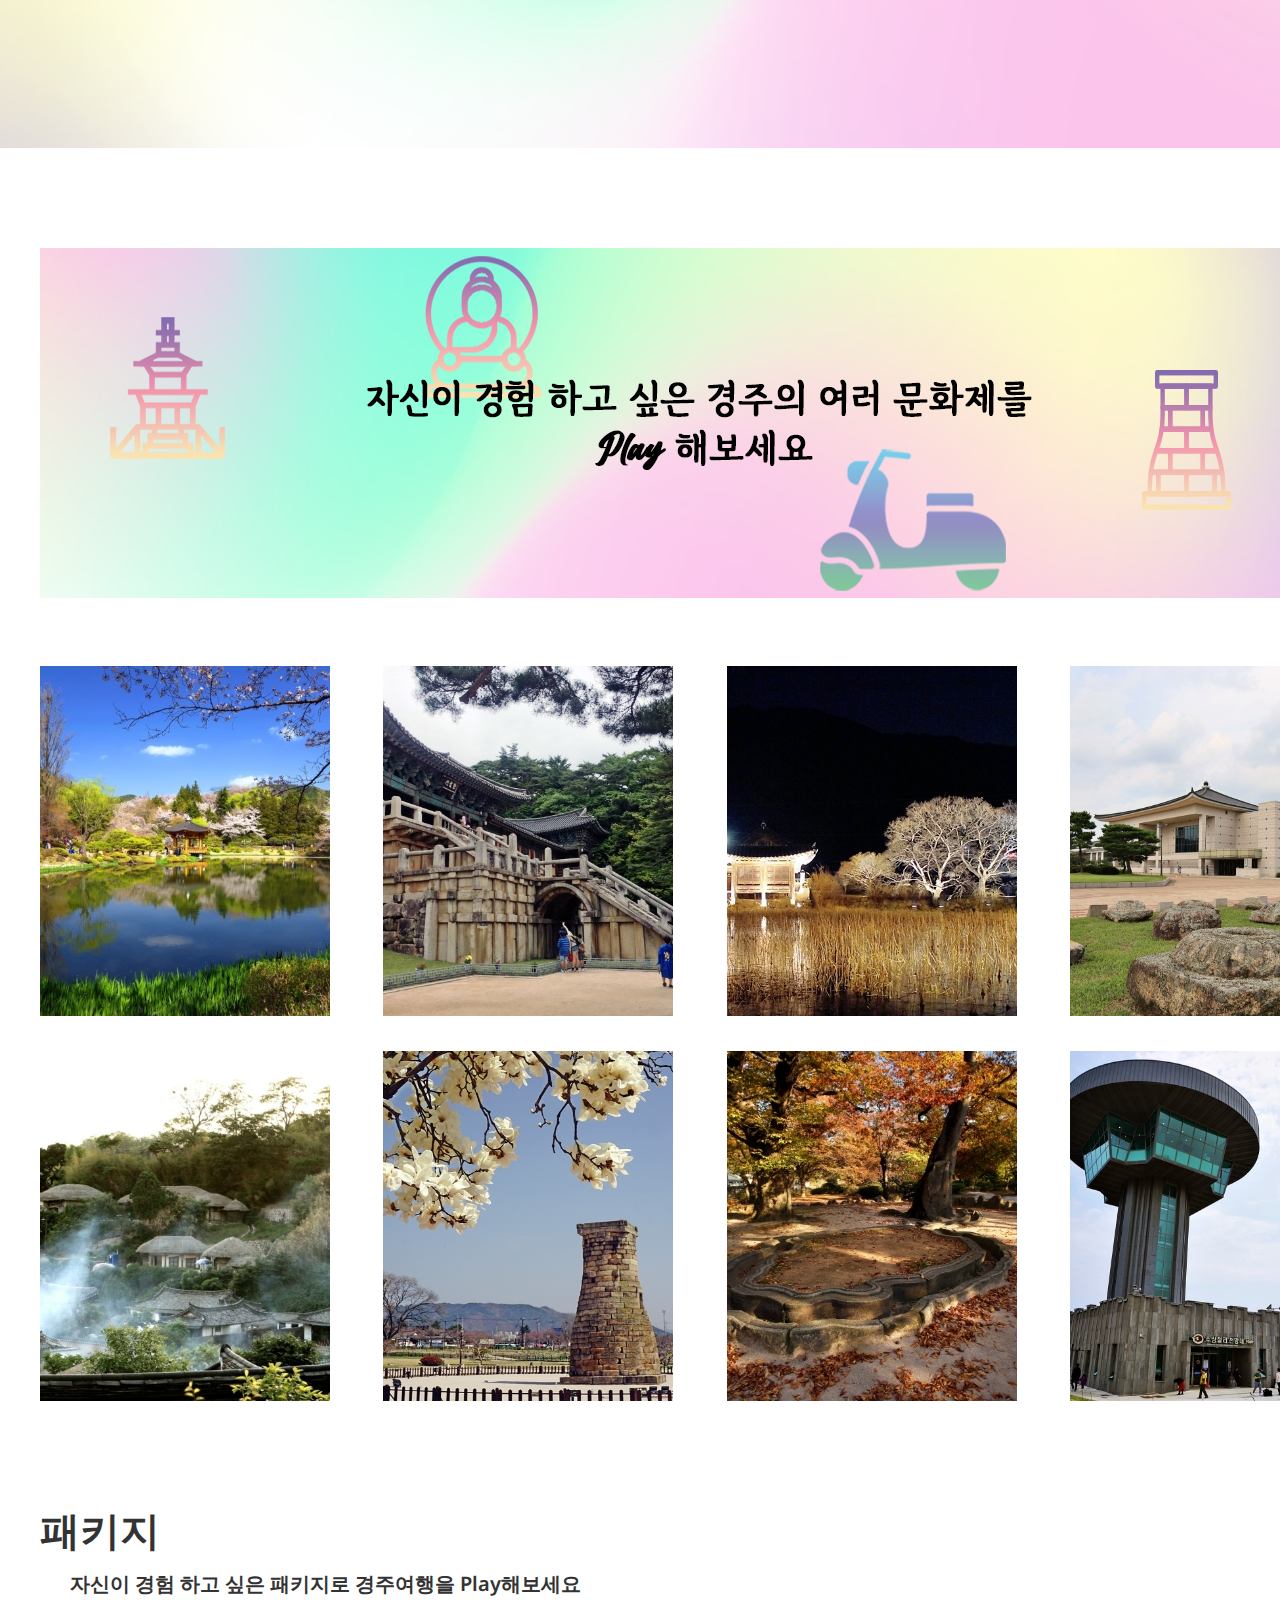
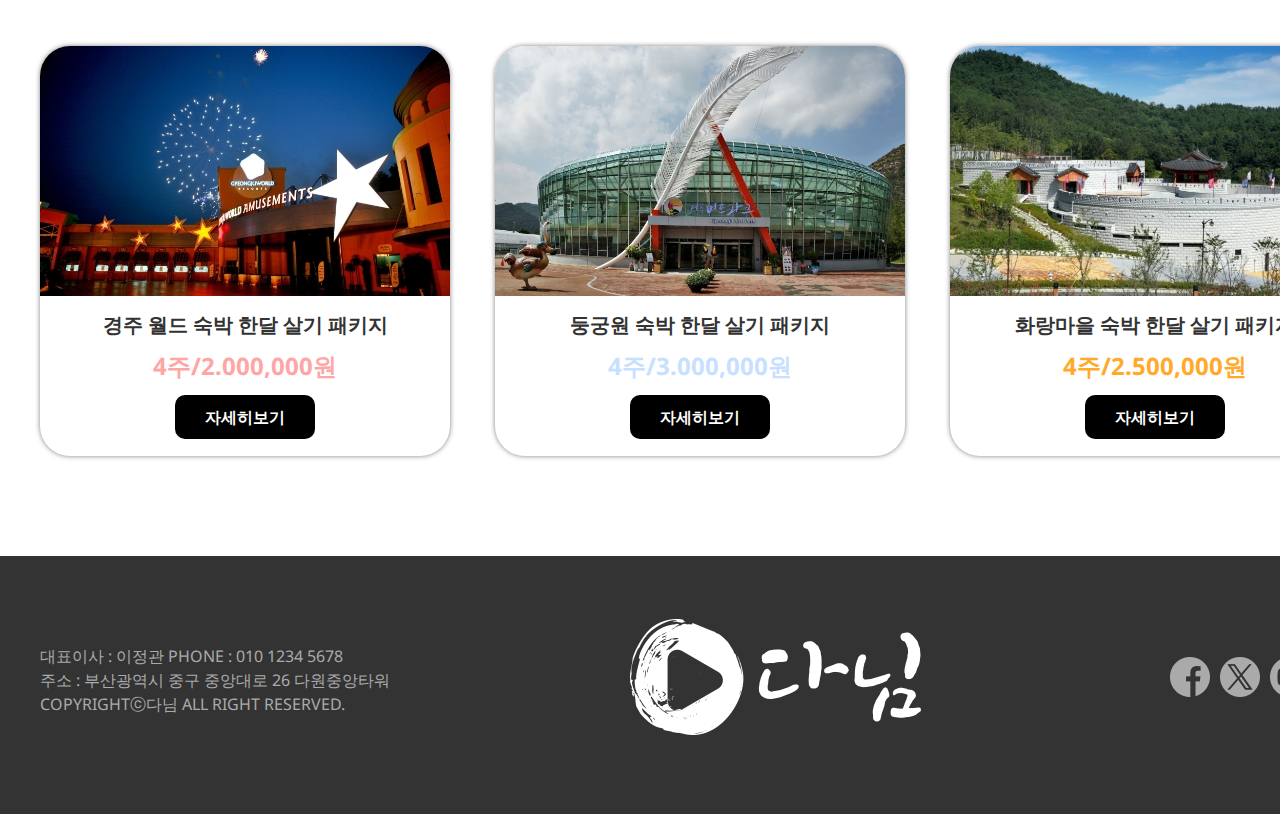
<file: sub3.html>
<!DOCTYPE html>
<html lang="kr">

<head>
    <meta charset="UTF-8">
    <meta name="viewport" content="width=1400px">
    <title>나만의여행</title>
    <link rel="icon" type="image/png" sizes="32x32" href="images/favicon-32x32.png">
    <link href="https://fonts.googleapis.com/css2?family=Noto+Sans&family=Noto+Sans+KR&display=swap" rel="stylesheet">
    <!-- Link Swiper's CSS -->
    <link rel="stylesheet" href="css/swiper-bundle.min.css">
    <link rel="stylesheet" href="css/sub3_style.css">
</head>

<body>
    <div id="wrap">
        <header>
            <div class="inner_header">
                <div class="logo">
                    <a href="index.html"><img src="images/main/logo.svg" alt="main_logo"></a>
                </div>
                <span class="circle"></span>
                <ul class="gnb">
                    <li>
                        <a href="sub1.html">About다님</a>
                    </li>
                    <li><a href="sub2.html">Only숙소만</a></li>
                    <li><a href="sub3.html">나만의 여행</a></li>
                    <li><a href="sub4.html">여행Story</a></li>
                </ul>
                <div class="util">
                    <div class="search">
                        <input type="search" placeholder="검색어를 입력하세요">
                        <div class="search_icon">
                            <a href=""><img src="images/main/icon/search.svg" alt="search"></a>
                        </div>
                    </div>
                    <ul>
                        <li><a href=""><img src="images/main/icon/log_in.svg" alt="iog_in"></a></li>
                        <li><a href=""><img src="images/main/icon/basket.svg" alt="basket"></a></li>
                    </ul>
                </div>
            </div>
        </header>
        <div id="banner">
            <div class="banner_inner">
                <div class="inner_banner">
                    <div class="scooter">
                        <img src="images/sub3/scooter.png" alt="스쿠터">
                    </div>
                    <div class="hidden">
                        <ul>
                            <li>
                                <img src="images/sub3/culture2.png" alt="첨성대">
                            </li>
                            <li>
                                <img src="images/sub3/culture1.png" alt="석굴암">
                            </li>
                            <li>
                                <img src="images/sub3/roller.png" alt="롤러코스터">
                            </li>
                            <li>
                                <img src="images/sub3/restaurant.png" alt="레스토랑">
                            </li>
                            <li>
                                <img src="images/sub3/cafe.png" alt="카페">
                            </li>
                        </ul>
                    </div>
                    <div class="road">
                        <img src="images/sub3/road.png" alt="길">
                    </div>
                </div>
            </div>
        </div>
        <div id="container">
            <div class="section1">
                <h1>액티비티</h1>
                <h3>자신이 경험 하고 싶은 액티비티를 play 해보세요</h3>
                <div class="inner_section1">
                    <div class="swiper mySwiper">
                        <div class="swiper-wrapper">
                            <div class="swiper-slide">
                                <div class="top_section1">
                                    <ul>
                                        <li><img src="images/sub3/section1/world_main.jpg" alt="경주월드메인"></li>
                                        <li>
                                            <div class="sales_text">
                                                <div class="inner_text">
                                                    <div class="activity">
                                                        <h2>경주월드 자유이용권</h2>
                                                        <p>
                                                            종일권/오후권
                                                            <br>입장 10:00 ~ 마감 18:00
                                                        </p>
                                                    </div>
                                                    <div class="location">
                                                        <img src="images/icon/map.svg" alt="위치아이콘">
                                                        <strong>경주 보문단지내</strong>
                                                    </div>
                                                    <h4 class="red">성인/25,900원~</h4>
                                                    <div class="heart">
                                                        <img src="images/icon/heart_9131541.svg" alt="좋아요">
                                                        <span>724</span>
                                                    </div>
                                                    <div class="basket">
                                                        <a href=""><img src="images/icon/basket.svg" alt="장바구니"></a>
                                                    </div>
                                                </div>
                                            </div>
                                        </li>
                                    </ul>
                                </div>
                                <div class="bottom_section1">
                                    <ul>
                                        <li>
                                            <img src="images/sub3/section1/world1.jpg" alt="경주월드1">
                                        </li>
                                        <li>
                                            <img src="images/sub3/section1/world2.jpg" alt="경주월드2">
                                        </li>
                                        <li>
                                            <img src="images/sub3/section1/world3.jpg" alt="경주월드3">
                                        </li>
                                    </ul>
                                </div>
                            </div>
                            <div class="swiper-slide">
                                <div class="top_section1">
                                    <ul>
                                        <li><img src="images/sub3/section1/hwarang_main.jpg" alt="화랑마을메인"></li>
                                        <li>
                                            <div class="sales_text">
                                                <div class="inner_text">
                                                    <div class="activity">
                                                        <h2>화랑마을 패키지 이용권</h2>
                                                        <p>
                                                            호국야영장/야외체험시설 포함
                                                            <br>체크인 13:00 ~ 체크아웃 12:00
                                                            <br>(단, 야외 체험시설은 3인기준)
                                                        </p>
                                                    </div>
                                                    <div class="location">
                                                        <img src="images/icon/map.svg" alt="위치아이콘">
                                                        <strong>동국대 경주캠퍼스 인근</strong>
                                                    </div>
                                                    <h4 class="skyblue">1박/99,900원~</h4>
                                                    <div class="heart">
                                                        <img src="images/icon/heart_9131541.svg" alt="좋아요">
                                                        <span>724</span>
                                                    </div>
                                                    <div class="basket">
                                                        <a href=""><img src="images/icon/basket.svg" alt="장바구니"></a>
                                                    </div>
                                                </div>
                                            </div>
                                        </li>
                                    </ul>
                                </div>
                                <div class="bottom_section1">
                                    <ul>
                                        <li>
                                            <img src="images/sub3/section1/hwarang1.jpg" alt="화랑마을1">
                                        </li>
                                        <li>
                                            <img src="images/sub3/section1/hwarang2.jpg" alt="화랑마을2">
                                        </li>
                                        <li>
                                            <img src="images/sub3/section1/hwarang3.jpg" alt="화랑마을3">
                                        </li>
                                    </ul>
                                </div>
                            </div>
                            <div class="swiper-slide">
                                <div class="top_section1">
                                    <ul>
                                        <li><img src="images/sub3/section1/east_main.jpg" alt="경주 동궁원 메인"></li>
                                        <li>
                                            <div class="sales_text">
                                                <div class="inner_text">
                                                    <div class="activity">
                                                        <h2>경주 동궁원</h2>
                                                        <p>
                                                            동궁원 입장권
                                                            <br>개장시간 : 09:30 ~ 19:00
                                                            <br>(단, 버드파크는 10:00~ 19:00)
                                                        </p>
                                                    </div>
                                                    <div class="location">
                                                        <img src="images/icon/map.svg" alt="위치아이콘">
                                                        <strong>경주 보문단지내</strong>
                                                    </div>
                                                    <h4 class="ocher">1인/12,500원~</h4>
                                                    <div class="heart">
                                                        <img src="images/icon/heart_9131541.svg" alt="좋아요">
                                                        <span>627</span>
                                                    </div>
                                                    <div class="basket">
                                                        <a href=""><img src="images/icon/basket.svg" alt="장바구니"></a>
                                                    </div>
                                                </div>
                                            </div>
                                        </li>
                                    </ul>
                                </div>
                                <div class="bottom_section1">
                                    <ul>
                                        <li>
                                            <img src="images/sub3/section1/east1.jpg" alt="경주 동궁원1">
                                        </li>
                                        <li>
                                            <img src="images/sub3/section1/east2.jpg" alt="경주 동궁원2">
                                        </li>
                                        <li>
                                            <img src="images/sub3/section1/east3.jpg" alt="경주 동궁원3">
                                        </li>
                                    </ul>
                                </div>
                            </div>
                        </div>
                        <div class="swiper-button-next"></div>
                        <div class="swiper-button-prev"></div>
                        <div class="swiper-pagination"></div>
                    </div>
                </div>
            </div>
            <div class="section2">
                <div class="inner_section2">
                    <div class="cafe">
                        <div class="swiper mySwiper1">
                            <div class="swiper-wrapper">
                                <div class="swiper-slide">
                                    <img src="images/sub3/section2/cafe1.png" alt="카페1">
                                </div>
                                <div class="swiper-slide">
                                    <img src="images/sub3/section2/cafe2.png" alt="카페2">
                                </div>
                                <div class="swiper-slide">
                                    <img src="images/sub3/section2/cafe3.png" alt="카페3">
                                </div>
                                <div class="swiper-slide">
                                    <img src="images/sub3/section2/cafe4.png" alt="카페4">
                                </div>
                            </div>
                        </div>
                    </div>
                    <div class="restaurant">
                        <div class="swiper mySwiper1">
                            <div class="swiper-wrapper">
                                <div class="swiper-slide">
                                    <img src="images/sub3/section2/restaurant1.jpg" alt="맛집1">
                                </div>
                                <div class="swiper-slide">
                                    <img src="images/sub3/section2/restaurant2.jpg" alt="맛집2">
                                </div>
                                <div class="swiper-slide">
                                    <img src="images/sub3/section2/restaurant3.jpg" alt="맛집3">
                                </div>
                                <div class="swiper-slide">
                                    <img src="images/sub3/section2/restaurant4.jpg" alt="맛집4">
                                </div>
                            </div>
                        </div>
                    </div>
                    <div class="coupon">
                        <a href="#">쿠폰 받기</a>
                    </div>
                </div>
            </div>
            <div class="section3">
                <div class="inner_section3">
                    <ul>
                        <li>
                            <div class="card_wrap">
                                <div class="card">
                                    <div class="card-front">
                                        <strong>Vespa Gts 125 Super</strong>
                                        <img src="images/sub3/section3/vespa gts125super.jpg" alt="베스파125슈퍼">
                                    </div>
                                    <div class="card-back">
                                        <div class="card_text">
                                            <strong>Vespa Gts 125 Super</strong>
                                            <p>평일, 주말(24시간 기준, 보험료 포함)</p>
                                            <strong>4주 이용시 10%할인</strong>
                                            <h3>1일/30,000원</h3>
                                        </div>
                                        <div class="basket">
                                            <a href=""><img src="images/icon/basket.svg" alt="장바구니"></a>
                                        </div>
                                    </div>
                                </div>
                            </div>
                        </li>
                        <li>
                            <div class="card_wrap">
                                <div class="card">
                                    <div class="card-front">
                                        <strong>Vespa Primavera 125 ABS</strong>
                                        <img src="images/sub3/section3/Vespa Primavera 125 ABS.jpg" alt="베스파125프리마베라">
                                    </div>
                                    <div class="card-back">
                                        <div class="card_text">
                                            <strong>Vespa Primavera 125 ABS</strong>
                                            <p>평일, 주말(24시간 기준, 보험료 포함)</p>
                                            <strong>4주 이용시 10%할인</strong>
                                            <h3>1일/30,000원</h3>
                                        </div>
                                        <div class="basket">
                                            <a href=""><img src="images/icon/basket.svg" alt="장바구니"></a>
                                        </div>
                                    </div>
                                </div>
                            </div>
                        </li>
                        <li>
                            <div class="card_wrap">
                                <div class="card">
                                    <div class="card-front">
                                        <strong>Vespa Sprint 125 ABS</strong>
                                        <img src="images/sub3/section3/vespa sprint 125 abs.jpg" alt="베스파125스프린터">
                                    </div>
                                    <div class="card-back">
                                        <div class="card_text">
                                            <strong>Vespa Sprint 125 ABS</strong>
                                            <p>평일, 주말(24시간 기준, 보험료 포함)</p>
                                            <strong>4주 이용시 10%할인</strong>
                                            <h3>1일/30,000원</h3>
                                        </div>
                                        <div class="basket">
                                            <a href=""><img src="images/icon/basket.svg" alt="장바구니"></a>
                                        </div>
                                    </div>
                                </div>
                            </div>
                        </li>
                        <li>
                            <div class="card_wrap">
                                <div class="card">
                                    <div class="card-front">
                                        <strong>Vespa LX 125 ABS</strong>
                                        <img src="images/sub3/section3/Vespa LX 125 ABS.jpg" alt="베스파125LX">
                                    </div>
                                    <div class="card-back">
                                        <div class="card_text">
                                            <strong>Vespa LX 125 ABS</strong>
                                            <p>평일, 주말(24시간 기준, 보험료 포함)</p>
                                            <strong>4주 이용시 10%할인</strong>
                                            <h3>1일/30,000원</h3>
                                            <div class="basket">
                                                <a href=""><img src="images/icon/basket.svg" alt="장바구니"></a>
                                            </div>
                                        </div>
                                    </div>
                                </div>
                            </div>
                        </li>
                    </ul>
                </div>
            </div>
            <div class="section4">
                <div class="section4_ad"></div>
                <div class="inner_section4">
                    <ul>
                        <li>
                            <img src="images/sub3/section4/bomunjung.jpg" alt="보문정">
                            <div class="hidden_section4">
                                <h3>보문정</h3>
                                <p>팔각 정자와 2개의 연못 주위로 벚나무, 
                                    단풍나무 등이 식재되어 어느 계절 하나 
                                    빼놓지 않고 풍경을 감상해야 할 곳이다.</p>
                                <a href="#">자세히보기</a>
                            </div>
                        </li>
                        <li>
                            <img src="images/sub3/section4/bulkuksa.jpg" alt="불국사">
                            <div class="hidden_section4">
                                <h3>불국사</h3>
                                <p>불국사는 우리나라에서 가장 먼저 유네
                                    스코 세계문화 유산에 등재되었으며, 
                                    우리나라를 대표하는 걸출한 문화 유산
                                    이다.</p>
                                <a href="#">자세히보기</a>
                            </div>
                        </li>
                        <li>
                            <img src="images/sub3/section4/seochulji.jpg" alt="서출지">
                            <div class="hidden_section4">
                                <h3>서출지</h3>
                                <p>통일전 바로 옆에 연못과 정자 이요당이
                                    동남산을 배경으로 아름답게 자리하고
                                    있으며, 서출지라 부르는 연못은 신라 
                                    소지왕 때의 설화가 깃든 곳이다.</p>
                                <a href="#">자세히보기</a>
                            </div>
                        </li>
                        <li>
                            <img src="images/sub3/section4/museum.jpg" alt="국립경주박물관">
                            <div class="hidden_section4">
                                <h3>국립경주박물관</h3>
                                <p>국립경주박물관에서는 압축된 신라 천년의 
                                    역사를 살펴볼 수 있는 박물관이다.</p>
                                <a href="#">자세히보기</a>
                            </div>
                        </li>
                        <li>
                            <img src="images/sub3/section4/yangdong.jpg" alt="양동마을">
                            <div class="hidden_section4">
                                <h3>양동마을</h3>
                                <p>안동의 하회마을과 함께 한국의 역사마을로 
                                    지난 2010년 8월 세계문화유산에 등재
                                    되었다.</p>
                                <a href="#">자세히보기</a>
                            </div>
                        </li>
                        <li>
                            <img src="images/sub3/section4/chumsungdae.jpg" alt="첨성대">
                            <div class="hidden_section4">
                                <h3>첨성대</h3>
                                <p>‘동양 최고(最古)의 천문대’ 첨성대. 신라 
                                    제27대 선덕여왕 때 건립된 것으로 추정
                                    되며 경주를 상징하는 랜드마크 중 하나
                                    이다.</p>
                                <a href="#">자세히보기</a>
                            </div>
                        </li>
                        <li>
                            <img src="images/sub3/section4/poseockjung.jpg" alt="포석정">
                            <div class="hidden_section4">
                                <h3>포석정</h3>
                                <p>포석정지도 신라 헌강왕 때 조성된 연회 
                                    장소로 전해진다. 신라의 가장 흥했던 
                                    시기에 조성되어 신라 쇠퇴까지의 역사
                                    가 깃들어 있다.</p>
                                <a href="#">자세히보기</a>
                            </div>
                        </li>
                        <li>
                            <img src="images/sub3/section4/jusang.jpg" alt="경주 주상절리 전망대">
                            <div class="hidden_section4">
                                <h3>경주 주상절리 전망대</h3>
                                <p>국가지질공원으로 지정된 양남 
                                    주상절리군을 한 눈에 조망할 수 있는 
                                    전망대로 지난 2017년 10월 지어졌다. </p>
                                <a href="#">자세히보기</a>
                            </div>
                        </li>
                    </ul>
                </div>
            </div>
            <div class="section5">
                <h1>패키지</h1>
                <h3>자신이 경험 하고 싶은 패키지로 경주여행을 Play해보세요</h3>
                <ul>
                    <li>
                        <div class="img_section5">
                            <div class="swiper mySwiper1">
                                <div class="swiper-wrapper">
                                    <div class="swiper-slide">
                                        <img src="images/sub3/section5/world1.jpg" alt="경주월드">
                                    </div>
                                    <div class="swiper-slide">
                                        <img src="images/sub3/section5/cafe.jpg" alt="카페1">
                                    </div>
                                    <div class="swiper-slide">
                                        <img src="images/sub3/section5/thenine.jpg" alt="더나인한옥스테이">
                                    </div>
                                    <div class="swiper-slide">
                                        <img src="images/sub3/section5/vespa1.jpg" alt="베스파125스프린터">
                                    </div>
                                </div>
                            </div>
                        </div>
                        <div class="text_section5">
                            <h3>경주 월드 숙박 한달 살기 패키지</h3>
                            <h2 class="red">4주/2.000,000원</h2>
                            <a href="#">자세히보기</a>
                        </div>
                    </li>
                    <li>
                        <div class="img_section5">
                            <div class="swiper mySwiper1">
                                <div class="swiper-wrapper">
                                    <div class="swiper-slide">
                                        <img src="images/sub3/section5/east.jpg" alt="경주동궁원">
                                    </div>
                                    <div class="swiper-slide">
                                        <img src="images/sub3/section5/cafe2.jpg" alt="카페2">
                                    </div>
                                    <div class="swiper-slide">
                                        <img src="images/sub3/section5/lahan.jpg" alt="라한셀렉트경주">
                                    </div>
                                    <div class="swiper-slide">
                                        <img src="images/sub3/section5/vespa2.jpg" alt="베스파125슈퍼">
                                    </div>
                                </div>
                            </div>
                        </div>
                        <div class="text_section5">
                            <h3>둥궁원 숙박 한달 살기 패키지</h3>
                            <h2 class="skyblue">4주/3.000,000원</h2>
                            <a href="#">자세히보기</a>
                        </div>
                    </li>
                    <li>
                        <div class="img_section5">
                            <div class="swiper mySwiper1">
                                <div class="swiper-wrapper">
                                    <div class="swiper-slide">
                                        <img src="images/sub3/section5/hwarang.jpg" alt="화랑마을">
                                    </div>
                                    <div class="swiper-slide">
                                        <img src="images/sub3/section5/cafe3.jpg" alt="카페3">
                                    </div>
                                    <div class="swiper-slide">
                                        <img src="images/sub3/section5/hwarangroom.jpg" alt="화랑마을육부촌">
                                    </div>
                                    <div class="swiper-slide">
                                        <img src="images/sub3/section5/vespa3.jpg" alt="베스파125프리마베라">
                                    </div>
                                </div>
                            </div>
                        </div>
                        <div class="text_section5">
                            <h3>화랑마을 숙박 한달 살기 패키지</h3>
                            <h2 class="ocher">4주/2.500,000원</h2>
                            <a href="#">자세히보기</a>
                        </div>
                    </li>
                </ul>
            </div>
        </div>
        <div id="footer">
            <div class="inner_footer">
                <ul>
                    <li>
                        <div class="footer_text">
                            <p>대표이사 : 이정관 PHONE : 010 1234 5678
                                <br>주소 : 부산광역시 중구 중앙대로 26 다원중앙타워
                                <br>COPYRIGHTⓒ다님 ALL RIGHT RESERVED.
                            </p>
                        </div>
                    </li>
                    <li>
                        <div class="footer_logo">
                            <img src="images/main/footer/logo.png" alt="logo">
                        </div>
                    </li>
                    <li>
                        <ul class="sns">
                            <li><a href="#"><img src="images/main/footer/facebook.png" alt="facebook"></a></li>
                            <li><a href="#"><img src="images/main/footer/x.png" alt="x"></a></li>
                            <li><a href="#"><img src="images/main/footer/youtube.png" alt="youtube"></a></li>
                            <li><a href="#"><img src="images/main/footer/instagram.png" alt="instagram"></a></li>
                        </ul>
                    </li>
                </ul>
            </div>
        </div>
    </div>
    <!-- Swiper JS -->
    <script src="https://cdn.jsdelivr.net/npm/swiper@11/swiper-bundle.min.js"></script>

    <!-- Initialize Swiper -->
    <script>
        var swiper = new Swiper(".mySwiper", {
            pagination: {
                el: ".swiper-pagination",
                type: "fraction",
            },
            navigation: {
                nextEl: ".swiper-button-next",
                prevEl: ".swiper-button-prev",
            },
            loop: true,
        });
    </script>

    <script>
        var swiper = new Swiper(".mySwiper1", {
            spaceBetween: 0,
            centeredSlides: true,
            autoplay: {
                delay: 2500,
                disableOnInteraction: false,
            },
            loop: true,
        });
    </script>
</body>

</html>
</file>
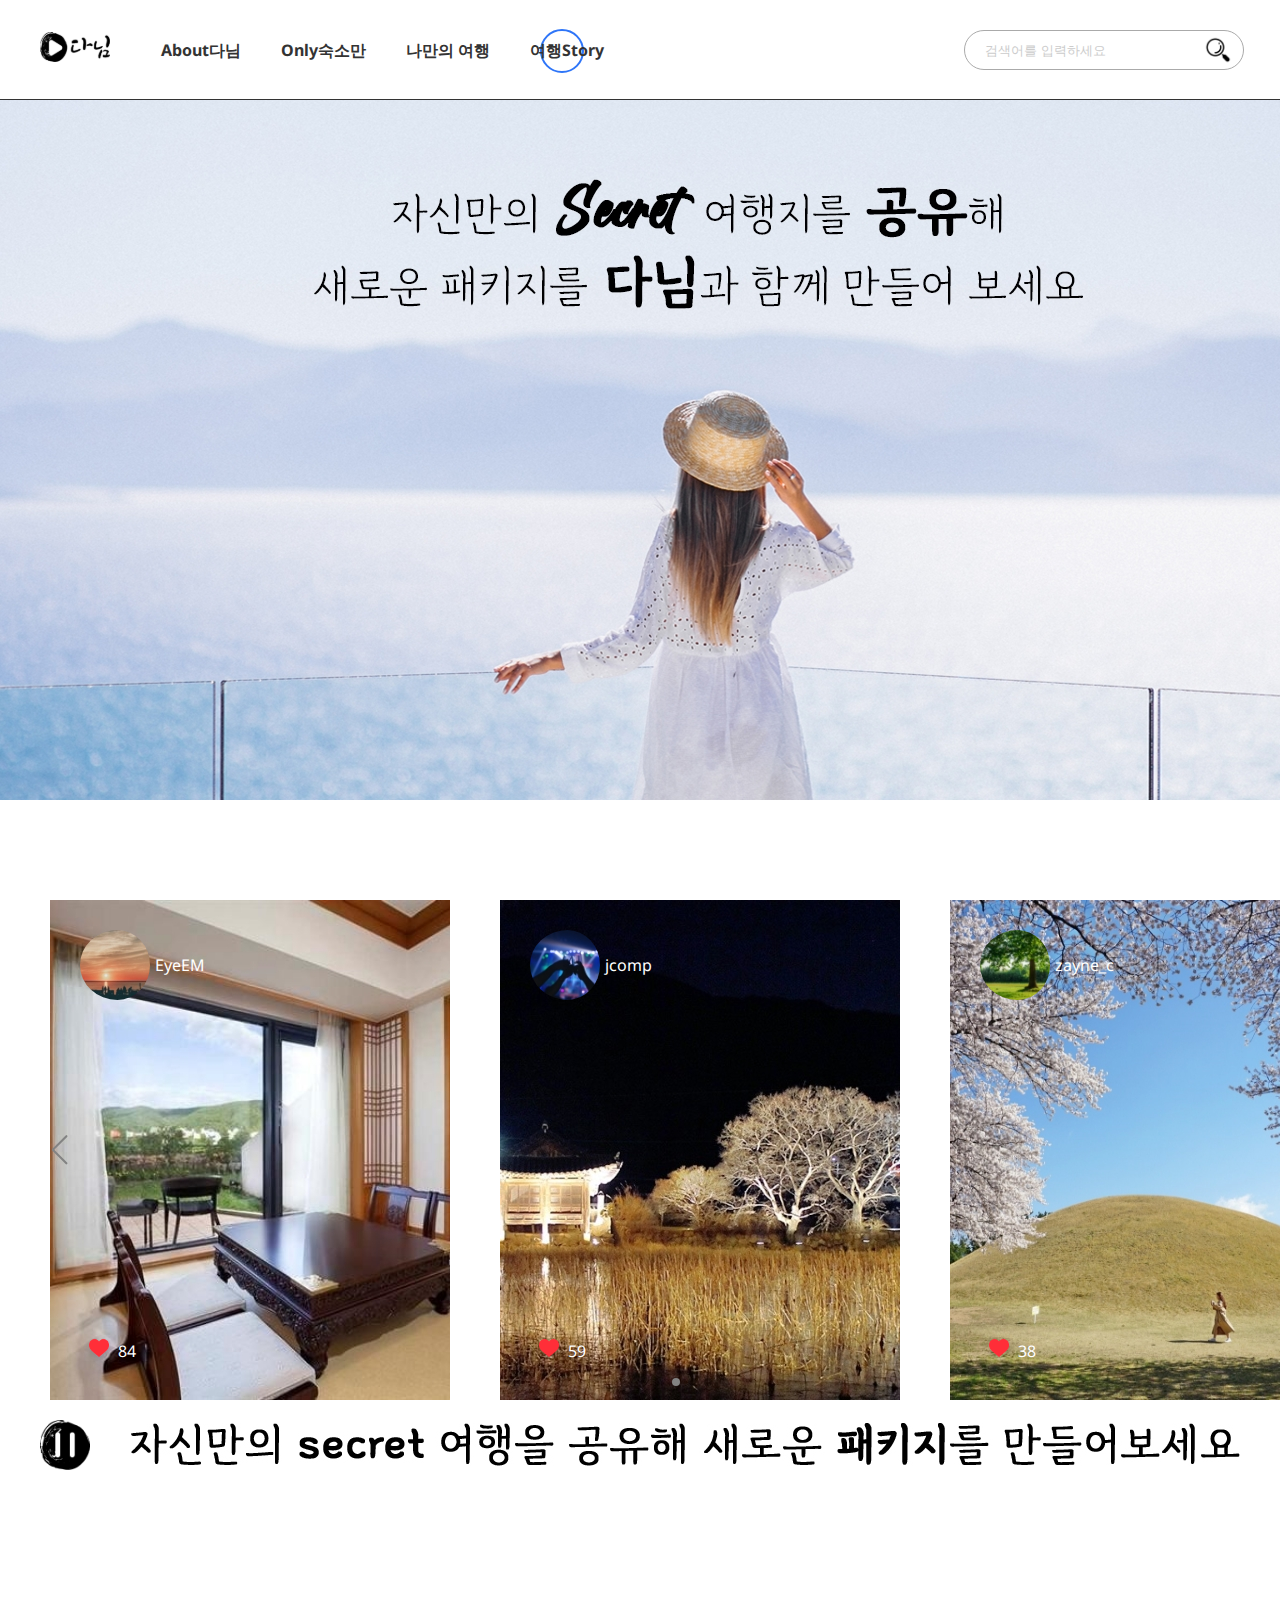
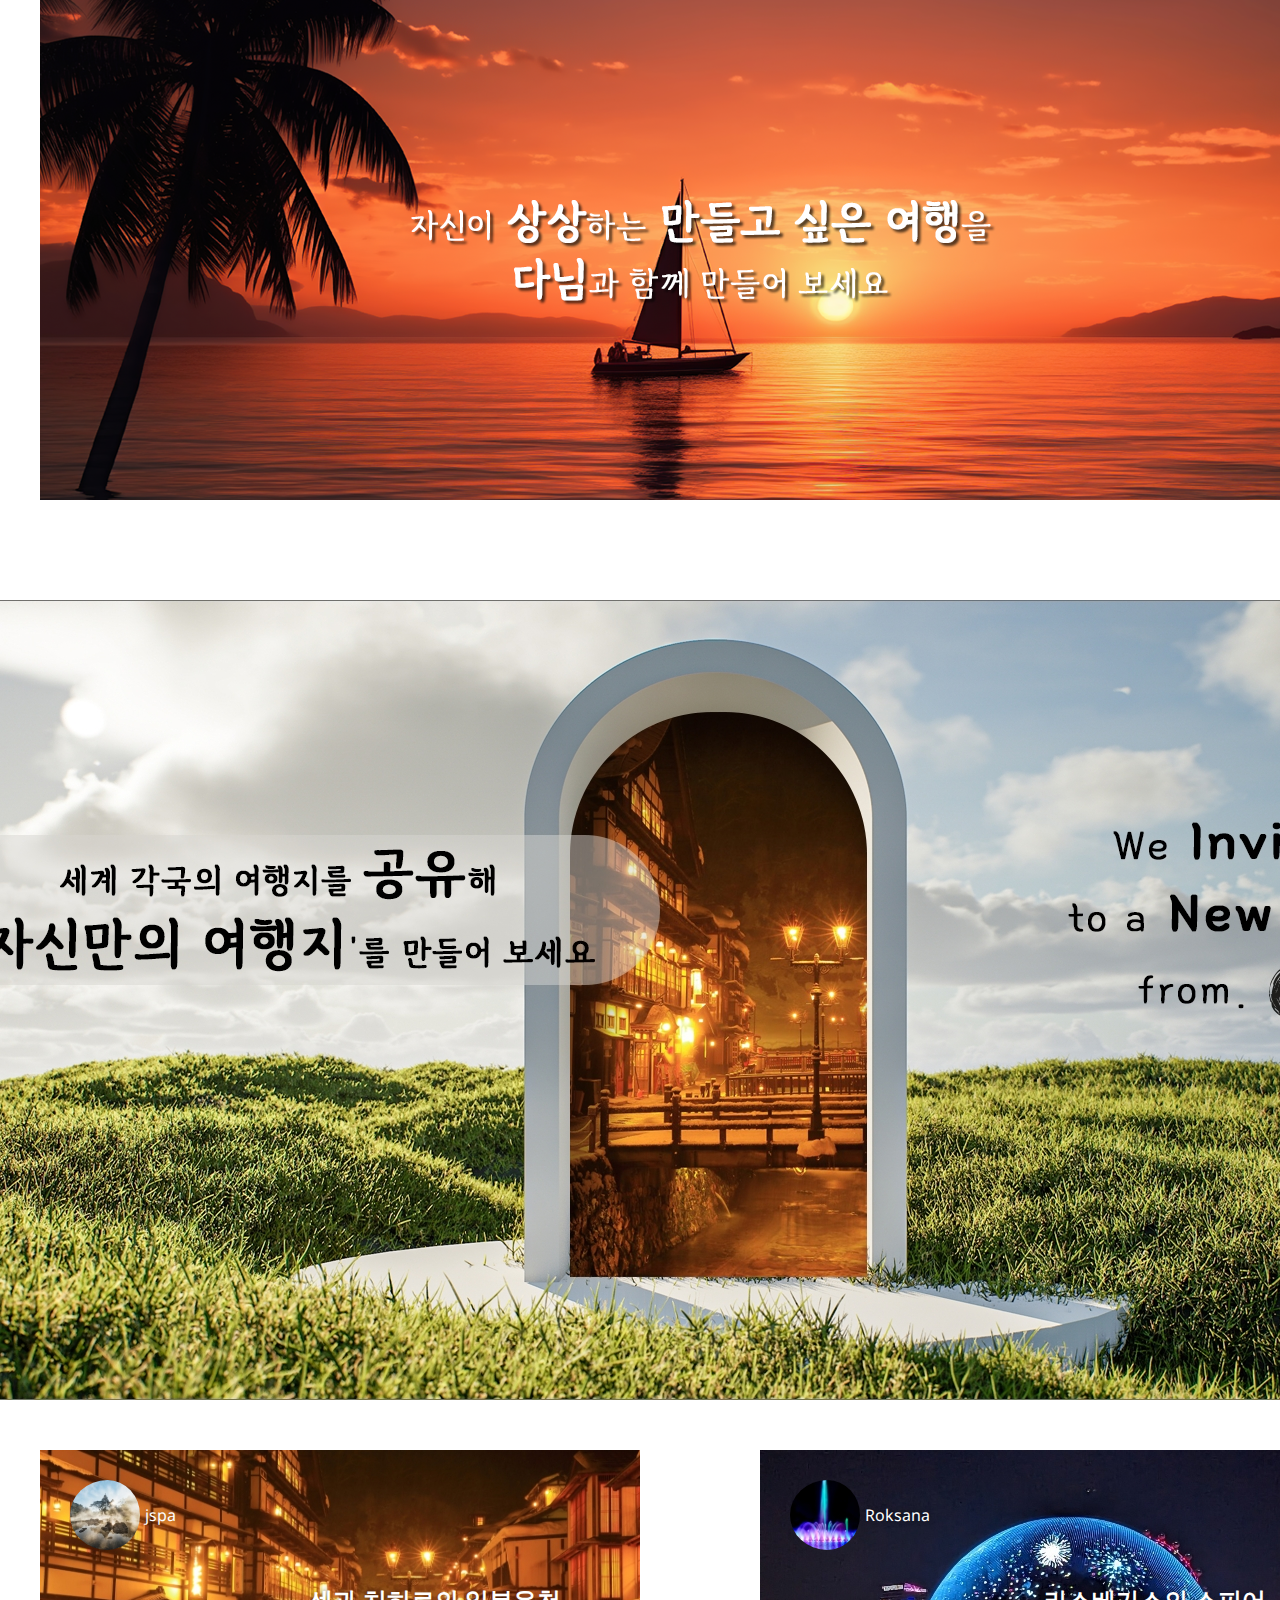
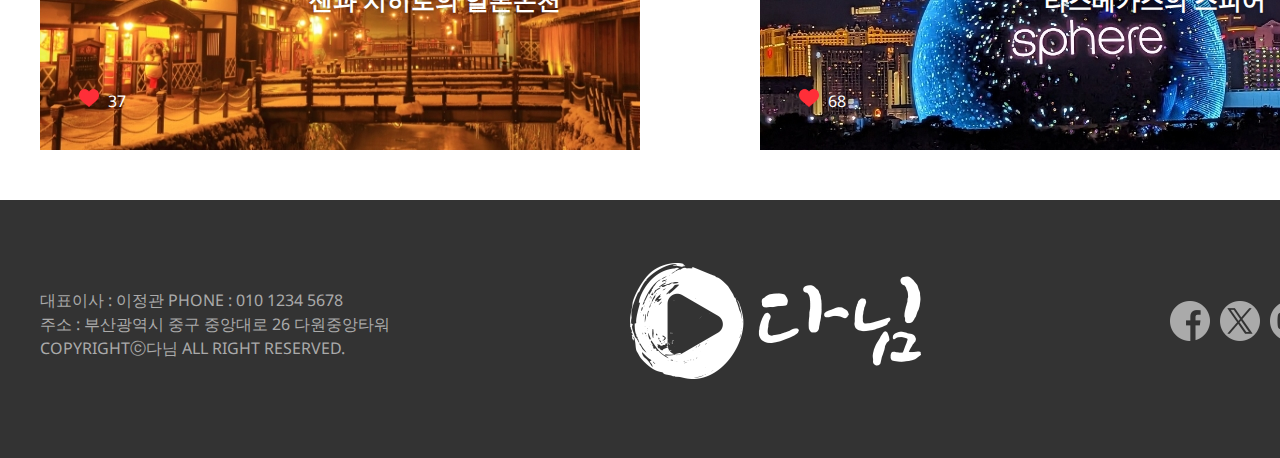
<file: sub4.html>
<!DOCTYPE html>
<html lang="kr">

<head>
    <meta charset="UTF-8">
    <meta name="viewport" content="width=1400px">
    <title>여행Story</title>
    <link rel="icon" type="image/png" sizes="32x32" href="images/favicon-32x32.png">
    <link rel="stylesheet" href="css/swiper-bundle.min.css">
    <link href="https://fonts.googleapis.com/css2?family=Noto+Sans&family=Noto+Sans+KR&display=swap" rel="stylesheet">
    <link rel="stylesheet" href="css/sub4_style.css">
</head>

<body>
    <div id="wrap">
        <header>
            <div class="inner_header">
                <div class="logo">
                    <a href="index.html"><img src="images/main/logo.svg" alt="main_logo"></a>
                </div>
                <span class="circle"></span>
                <ul class="gnb">
                    <li>
                        <a href="sub1.html">About다님</a>
                    </li>
                    <li><a href="sub2.html">Only숙소만</a></li>
                    <li><a href="sub3.html">나만의 여행</a></li>
                    <li><a href="sub4.html">여행Story</a></li>
                </ul>
                <div class="util">
                    <div class="search">
                        <input type="search" placeholder="검색어를 입력하세요">
                        <div class="search_icon">
                            <a href=""><img src="images/main/icon/search.svg" alt="search"></a>
                        </div>
                    </div>
                    <ul>
                        <li><a href=""><img src="images/main/icon/log_in.svg" alt="iog_in"></a></li>
                        <li><a href=""><img src="images/main/icon/basket.svg" alt="basket"></a></li>
                    </ul>
                </div>
            </div>
        </header>
        <div id="banner">
            <div class="inner_banner"></div>
        </div>
        <div id="container">
            <div class="section1">
                <div class="inner_section1">
                    <!-- Swiper -->
                    <div class="swiper mySwiper">
                        <div class="swiper-wrapper">
                            <div class="swiper-slide">
                                <div class="section1_inner1">
                                    <ul class="text_section1">
                                        <li class="id">
                                            <img src="images/sub4/section1/id1.jpg" alt="id1">
                                            <p>EyeEM</p>
                                        </li>
                                        <li class="heart">
                                            <img src="images/icon/heart_9131541.svg" alt="heart">
                                            <p>84</p>
                                        </li>
                                    </ul>
                                    <div class="hidden">
                                        <h2>경주의 세계문화 유산
                                            <br>'양동마을'
                                        </h2>
                                        <a href="#">자세히보기</a>
                                    </div>
                                </div>
                            </div>
                            <div class="swiper-slide">
                                <div class="section1_inner2">
                                    <ul class="text_section1">
                                        <li class="id">
                                            <img src="images/sub4/section1/id2.jpg" alt="id2">
                                            <p>jcomp</p>
                                        </li>
                                        <li class="heart">
                                            <img src="images/icon/heart_9131541.svg" alt="heart">
                                            <p>59</p>
                                        </li>
                                    </ul>
                                    <div class="hidden">
                                        <h2>신라 소지왕때의 설화가 깃든
                                            <br>'서출지'
                                        </h2>
                                        <a href="#">자세히보기</a>
                                    </div>
                                </div>
                            </div>
                            <div class="swiper-slide">
                                <div class="section1_inner3">
                                    <ul class="text_section1">
                                        <li class="id">
                                            <img src="images/sub4/section1/id3.jpg" alt="id3">
                                            <p>zayne_c</p>
                                        </li>
                                        <li class="heart">
                                            <img src="images/icon/heart_9131541.svg" alt="heart">
                                            <p>38</p>
                                        </li>
                                    </ul>
                                    <div class="hidden">
                                        <h2>봄날 벚꽃놀이 명소로도 유명한
                                            <br>'미추왕릉'
                                        </h2>
                                        <a href="#">자세히보기</a>
                                    </div>
                                </div>
                            </div>
                            <div class="swiper-slide">
                                <div class="section1_inner4">
                                    <ul class="text_section1">
                                        <li class="id">
                                            <img src="images/sub4/section1/id4.jpg" alt="id4">
                                            <p>cjnattanai</p>
                                        </li>
                                        <li class="heart">
                                            <img src="images/icon/heart_9131541.svg" alt="heart">
                                            <p>67</p>
                                        </li>
                                    </ul>
                                    <div class="hidden">
                                        <h2>책을 약봉지 디자인의
                                            <br>종이봉투에 넣어 주는 '어서어서'
                                        </h2>
                                        <a href="#">자세히보기</a>
                                    </div>
                                </div>
                            </div>
                        </div>
                        <div class="swiper-button-next"></div>
                        <div class="swiper-button-prev"></div>
                        <div class="swiper-pagination"></div>
                    </div>
                    <div class="control">
                        <button type="button" class="play"><img src="images/sub4/section1/play.png"
                                alt="플레이버튼"></button>
                        <button type="button" class="stop"><img src="images/sub4/section1/stop.png" alt="스탑버튼"></button>
                        <img src="images/sub4/section1/section1_tx.jpg" alt="섹션1텍스트">
                    </div>
                </div>

            </div>
            <div class="middle_banner">
                <img src="images/sub4/middle/middle_banner1.png" alt="중간배너">
            </div>
            <div class="section2">
                <div class="inner_section2">
                    <img src="images/sub4/section2/section2_mb.jpg" alt="섹션2 배너">
                    <ul>
                        <li>
                            <a href="#">
                                <div class="section2_sns">
                                    <div class="id">
                                        <img src="images/sub4/section2/id5.jpg" alt="id5">
                                        <p>jspa</p>
                                    </div>
                                    <div class="heart">
                                        <img src="images/icon/heart_9131541.svg" alt="heart">
                                        <p>37</p>
                                    </div>
                                </div>
                                <div class="section2_text">
                                    <h2>센과 치히로의 일본온천</h2>
                                </div>
                            </a>
                        </li>
                        <li>
                            <a href="#">
                                <div class="section2_sns">
                                    <div class="id">
                                        <img src="images/sub4/section2/id6.jpg" alt="id6">
                                        <p>Roksana</p>
                                    </div>
                                    <div class="heart">
                                        <img src="images/icon/heart_9131541.svg" alt="heart">
                                        <p>68</p>
                                    </div>
                                </div>
                                <div class="section2_text">
                                    <h2>라스베가스의 스피어</h2>
                                </div>
                            </a>
                        </li>
                    </ul>
                </div>

            </div>
        </div>
        <div id="footer">
            <div class="inner_footer">
                <ul>
                    <li>
                        <div class="footer_text">
                            <p>대표이사 : 이정관 PHONE : 010 1234 5678
                                <br>주소 : 부산광역시 중구 중앙대로 26 다원중앙타워
                                <br>COPYRIGHTⓒ다님 ALL RIGHT RESERVED.
                            </p>
                        </div>
                    </li>
                    <li>
                        <div class="footer_logo">
                            <img src="images/main/footer/logo.png" alt="logo">
                        </div>
                    </li>
                    <li>
                        <ul class="sns">
                            <li><a href="#"><img src="images/main/footer/facebook.png" alt="facebook"></a></li>
                            <li><a href="#"><img src="images/main/footer/x.png" alt="x"></a></li>
                            <li><a href="#"><img src="images/main/footer/youtube.png" alt="youtube"></a></li>
                            <li><a href="#"><img src="images/main/footer/instagram.png" alt="instagram"></a></li>
                        </ul>
                    </li>
                </ul>
            </div>
        </div>
    </div>

    <script src="https://ajax.googleapis.com/ajax/libs/jquery/3.6.0/jquery.min.js"></script>
    <!-- Swiper JS -->
    <script src="https://cdn.jsdelivr.net/npm/swiper@11/swiper-bundle.min.js"></script>

    <!-- Initialize Swiper -->
    <script>
        var swiper = new Swiper(".mySwiper", {
            slidesPerView: 3,
            spaceBetween: 30,
            autoplay: {
                delay: 2500,
                disableOnInteraction: false,
            },
            loop: true,
            pagination: {
                el: ".swiper-pagination",
                clickable: true,
            },
            navigation: {
                nextEl: ".swiper-button-next",
                prevEl: ".swiper-button-prev",
            },
        })
        $('.swiper-slide').mouseenter(function () {
            swiper.autoplay.stop();
            $('.stop').hide();
            $('.play').show();
        });
        $('.swiper-slide').mouseleave(function () {
            swiper.autoplay.start();
            $('.play').hide();
            $('.stop').show();
        });
        $('.play').hide();
        $('.play').click(function(){
            swiper.autoplay.start();
            $('.play').fadeOut(1000);
            $('.stop').fadeIn(1000);
        });
        $('.stop').click(function(){
            swiper.autoplay.stop();
            $('.stop').fadeOut(1000);
            $('.play').fadeIn(1000);
        });
    </script>
</body>

</html>
</file>
<file: css/animations.css>
/*
==============================================
CSS3 ANIMATION CHEAT SHEET
==============================================

Made by Justin Aguilar

www.justinaguilar.com/animations/

Questions, comments, concerns, love letters:
justin@justinaguilar.com
==============================================
*/

/*
==============================================
slideDown
==============================================
*/


.slideDown{
	animation-name: slideDown;
	-webkit-animation-name: slideDown;	

	animation-duration: 1s;	
	-webkit-animation-duration: 1s;

	animation-timing-function: ease;	
	-webkit-animation-timing-function: ease;	

	visibility: visible !important;						
}

@keyframes slideDown {
	0% {
		transform: translateY(-100%);
	}
	50%{
		transform: translateY(8%);
	}
	65%{
		transform: translateY(-4%);
	}
	80%{
		transform: translateY(4%);
	}
	95%{
		transform: translateY(-2%);
	}			
	100% {
		transform: translateY(0%);
	}		
}

@-webkit-keyframes slideDown {
	0% {
		-webkit-transform: translateY(-100%);
	}
	50%{
		-webkit-transform: translateY(8%);
	}
	65%{
		-webkit-transform: translateY(-4%);
	}
	80%{
		-webkit-transform: translateY(4%);
	}
	95%{
		-webkit-transform: translateY(-2%);
	}			
	100% {
		-webkit-transform: translateY(0%);
	}	
}

/*
==============================================
slideUp
==============================================
*/


.slideUp{
	animation-name: slideUp;
	-webkit-animation-name: slideUp;	

	animation-duration: 1s;	
	-webkit-animation-duration: 1s;

	animation-timing-function: ease;	
	-webkit-animation-timing-function: ease;

	visibility: visible !important;			
}

@keyframes slideUp {
	0% {
		transform: translateY(100%);
	}
	50%{
		transform: translateY(-8%);
	}
	65%{
		transform: translateY(4%);
	}
	80%{
		transform: translateY(-4%);
	}
	95%{
		transform: translateY(2%);
	}			
	100% {
		transform: translateY(0%);
	}	
}

@-webkit-keyframes slideUp {
	0% {
		-webkit-transform: translateY(100%);
	}
	50%{
		-webkit-transform: translateY(-8%);
	}
	65%{
		-webkit-transform: translateY(4%);
	}
	80%{
		-webkit-transform: translateY(-4%);
	}
	95%{
		-webkit-transform: translateY(2%);
	}			
	100% {
		-webkit-transform: translateY(0%);
	}	
}

/*
==============================================
slideLeft
==============================================
*/


.slideLeft{
	animation-name: slideLeft;
	-webkit-animation-name: slideLeft;	

	animation-duration: 1s;	
	-webkit-animation-duration: 1s;

	animation-timing-function: ease-in-out;	
	-webkit-animation-timing-function: ease-in-out;		

	visibility: visible !important;	
}

@keyframes slideLeft {
	0% {
		transform: translateX(150%);
	}
	50%{
		transform: translateX(-8%);
	}
	65%{
		transform: translateX(4%);
	}
	80%{
		transform: translateX(-4%);
	}
	95%{
		transform: translateX(2%);
	}			
	100% {
		transform: translateX(0%);
	}
}

@-webkit-keyframes slideLeft {
	0% {
		-webkit-transform: translateX(150%);
	}
	50%{
		-webkit-transform: translateX(-8%);
	}
	65%{
		-webkit-transform: translateX(4%);
	}
	80%{
		-webkit-transform: translateX(-4%);
	}
	95%{
		-webkit-transform: translateX(2%);
	}			
	100% {
		-webkit-transform: translateX(0%);
	}
}

/*
==============================================
slideRight
==============================================
*/


.slideRight{
	animation-name: slideRight;
	-webkit-animation-name: slideRight;	

	animation-duration: 1s;	
	-webkit-animation-duration: 1s;

	animation-timing-function: ease-in-out;	
	-webkit-animation-timing-function: ease-in-out;		

	visibility: visible !important;	
}

@keyframes slideRight {
	0% {
		transform: translateX(-150%);
	}
	50%{
		transform: translateX(8%);
	}
	65%{
		transform: translateX(-4%);
	}
	80%{
		transform: translateX(4%);
	}
	95%{
		transform: translateX(-2%);
	}			
	100% {
		transform: translateX(0%);
	}	
}

@-webkit-keyframes slideRight {
	0% {
		-webkit-transform: translateX(-150%);
	}
	50%{
		-webkit-transform: translateX(8%);
	}
	65%{
		-webkit-transform: translateX(-4%);
	}
	80%{
		-webkit-transform: translateX(4%);
	}
	95%{
		-webkit-transform: translateX(-2%);
	}			
	100% {
		-webkit-transform: translateX(0%);
	}
}

/*
==============================================
slideExpandUp
==============================================
*/


.slideExpandUp{
	animation-name: slideExpandUp;
	-webkit-animation-name: slideExpandUp;	

	animation-duration: 1.6s;	
	-webkit-animation-duration: 1.6s;

	animation-timing-function: ease-out;	
	-webkit-animation-timing-function: ease -out;

	visibility: visible !important;	
}

@keyframes slideExpandUp {
	0% {
		transform: translateY(100%) scaleX(0.5);
	}
	30%{
		transform: translateY(-8%) scaleX(0.5);
	}	
	40%{
		transform: translateY(2%) scaleX(0.5);
	}
	50%{
		transform: translateY(0%) scaleX(1.1);
	}
	60%{
		transform: translateY(0%) scaleX(0.9);		
	}
	70% {
		transform: translateY(0%) scaleX(1.05);
	}			
	80%{
		transform: translateY(0%) scaleX(0.95);		
	}
	90% {
		transform: translateY(0%) scaleX(1.02);
	}	
	100%{
		transform: translateY(0%) scaleX(1);		
	}
}

@-webkit-keyframes slideExpandUp {
	0% {
		-webkit-transform: translateY(100%) scaleX(0.5);
	}
	30%{
		-webkit-transform: translateY(-8%) scaleX(0.5);
	}	
	40%{
		-webkit-transform: translateY(2%) scaleX(0.5);
	}
	50%{
		-webkit-transform: translateY(0%) scaleX(1.1);
	}
	60%{
		-webkit-transform: translateY(0%) scaleX(0.9);		
	}
	70% {
		-webkit-transform: translateY(0%) scaleX(1.05);
	}			
	80%{
		-webkit-transform: translateY(0%) scaleX(0.95);		
	}
	90% {
		-webkit-transform: translateY(0%) scaleX(1.02);
	}	
	100%{
		-webkit-transform: translateY(0%) scaleX(1);		
	}
}

/*
==============================================
expandUp
==============================================
*/


.expandUp{
	animation-name: expandUp;
	-webkit-animation-name: expandUp;	

	animation-duration: 0.7s;	
	-webkit-animation-duration: 0.7s;

	animation-timing-function: ease;	
	-webkit-animation-timing-function: ease;		

	visibility: visible !important;	
}

@keyframes expandUp {
	0% {
		transform: translateY(100%) scale(0.6) scaleY(0.5);
	}
	60%{
		transform: translateY(-7%) scaleY(1.12);
	}
	75%{
		transform: translateY(3%);
	}	
	100% {
		transform: translateY(0%) scale(1) scaleY(1);
	}	
}

@-webkit-keyframes expandUp {
	0% {
		-webkit-transform: translateY(100%) scale(0.6) scaleY(0.5);
	}
	60%{
		-webkit-transform: translateY(-7%) scaleY(1.12);
	}
	75%{
		-webkit-transform: translateY(3%);
	}	
	100% {
		-webkit-transform: translateY(0%) scale(1) scaleY(1);
	}	
}

/*
==============================================
fadeIn
==============================================
*/

.fadeIn{
	animation-name: fadeIn;
	-webkit-animation-name: fadeIn;	

	animation-duration: 1.5s;	
	-webkit-animation-duration: 1.5s;

	animation-timing-function: ease-in-out;	
	-webkit-animation-timing-function: ease-in-out;		

	visibility: visible !important;	
}

@keyframes fadeIn {
	0% {
		transform: scale(0);
		opacity: 0.0;		
	}
	60% {
		transform: scale(1.1);	
	}
	80% {
		transform: scale(0.9);
		opacity: 1;	
	}	
	100% {
		transform: scale(1);
		opacity: 1;	
	}		
}

@-webkit-keyframes fadeIn {
	0% {
		-webkit-transform: scale(0);
		opacity: 0.0;		
	}
	60% {
		-webkit-transform: scale(1.1);
	}
	80% {
		-webkit-transform: scale(0.9);
		opacity: 1;	
	}	
	100% {
		-webkit-transform: scale(1);
		opacity: 1;	
	}		
}

/*
==============================================
expandOpen
==============================================
*/


.expandOpen{
	animation-name: expandOpen;
	-webkit-animation-name: expandOpen;	

	animation-duration: 1.2s;	
	-webkit-animation-duration: 1.2s;

	animation-timing-function: ease-out;	
	-webkit-animation-timing-function: ease-out;	

	visibility: visible !important;	
}

@keyframes expandOpen {
	0% {
		transform: scale(1.8);		
	}
	50% {
		transform: scale(0.95);
	}	
	80% {
		transform: scale(1.05);
	}
	90% {
		transform: scale(0.98);
	}	
	100% {
		transform: scale(1);
	}			
}

@-webkit-keyframes expandOpen {
	0% {
		-webkit-transform: scale(1.8);		
	}
	50% {
		-webkit-transform: scale(0.95);
	}	
	80% {
		-webkit-transform: scale(1.05);
	}
	90% {
		-webkit-transform: scale(0.98);
	}	
	100% {
		-webkit-transform: scale(1);
	}					
}

/*
==============================================
bigEntrance
==============================================
*/


.bigEntrance{
	animation-name: bigEntrance;
	-webkit-animation-name: bigEntrance;	

	animation-duration: 1.6s;	
	-webkit-animation-duration: 1.6s;

	animation-timing-function: ease-out;	
	-webkit-animation-timing-function: ease-out;	

	visibility: visible !important;			
}

@keyframes bigEntrance {
	0% {
		transform: scale(0.3) rotate(6deg) translateX(-30%) translateY(30%);
		opacity: 0.2;
	}
	30% {
		transform: scale(1.03) rotate(-2deg) translateX(2%) translateY(-2%);		
		opacity: 1;
	}
	45% {
		transform: scale(0.98) rotate(1deg) translateX(0%) translateY(0%);
		opacity: 1;
	}
	60% {
		transform: scale(1.01) rotate(-1deg) translateX(0%) translateY(0%);		
		opacity: 1;
	}	
	75% {
		transform: scale(0.99) rotate(1deg) translateX(0%) translateY(0%);
		opacity: 1;
	}
	90% {
		transform: scale(1.01) rotate(0deg) translateX(0%) translateY(0%);		
		opacity: 1;
	}	
	100% {
		transform: scale(1) rotate(0deg) translateX(0%) translateY(0%);
		opacity: 1;
	}		
}

@-webkit-keyframes bigEntrance {
	0% {
		-webkit-transform: scale(0.3) rotate(6deg) translateX(-30%) translateY(30%);
		opacity: 0.2;
	}
	30% {
		-webkit-transform: scale(1.03) rotate(-2deg) translateX(2%) translateY(-2%);		
		opacity: 1;
	}
	45% {
		-webkit-transform: scale(0.98) rotate(1deg) translateX(0%) translateY(0%);
		opacity: 1;
	}
	60% {
		-webkit-transform: scale(1.01) rotate(-1deg) translateX(0%) translateY(0%);		
		opacity: 1;
	}	
	75% {
		-webkit-transform: scale(0.99) rotate(1deg) translateX(0%) translateY(0%);
		opacity: 1;
	}
	90% {
		-webkit-transform: scale(1.01) rotate(0deg) translateX(0%) translateY(0%);		
		opacity: 1;
	}	
	100% {
		-webkit-transform: scale(1) rotate(0deg) translateX(0%) translateY(0%);
		opacity: 1;
	}				
}

/*
==============================================
hatch
==============================================
*/

.hatch{
	animation-name: hatch;
	-webkit-animation-name: hatch;	

	animation-duration: 2s;	
	-webkit-animation-duration: 2s;

	animation-timing-function: ease-in-out;	
	-webkit-animation-timing-function: ease-in-out;

	transform-origin: 50% 100%;
	-ms-transform-origin: 50% 100%;
	-webkit-transform-origin: 50% 100%; 

	visibility: visible !important;		
}

@keyframes hatch {
	0% {
		transform: rotate(0deg) scaleY(0.6);
	}
	20% {
		transform: rotate(-2deg) scaleY(1.05);
	}
	35% {
		transform: rotate(2deg) scaleY(1);
	}
	50% {
		transform: rotate(-2deg);
	}	
	65% {
		transform: rotate(1deg);
	}	
	80% {
		transform: rotate(-1deg);
	}		
	100% {
		transform: rotate(0deg);
	}									
}

@-webkit-keyframes hatch {
	0% {
		-webkit-transform: rotate(0deg) scaleY(0.6);
	}
	20% {
		-webkit-transform: rotate(-2deg) scaleY(1.05);
	}
	35% {
		-webkit-transform: rotate(2deg) scaleY(1);
	}
	50% {
		-webkit-transform: rotate(-2deg);
	}	
	65% {
		-webkit-transform: rotate(1deg);
	}	
	80% {
		-webkit-transform: rotate(-1deg);
	}		
	100% {
		-webkit-transform: rotate(0deg);
	}		
}


/*
==============================================
bounce
==============================================
*/


.bounce{
	animation-name: bounce;
	-webkit-animation-name: bounce;	

	animation-duration: 1.6s;	
	-webkit-animation-duration: 1.6s;

	animation-timing-function: ease;	
	-webkit-animation-timing-function: ease;	
	
	transform-origin: 50% 100%;
	-ms-transform-origin: 50% 100%;
	-webkit-transform-origin: 50% 100%; 	
}

@keyframes bounce {
	0% {
		transform: translateY(0%) scaleY(0.6);
	}
	60%{
		transform: translateY(-100%) scaleY(1.1);
	}
	70%{
		transform: translateY(0%) scaleY(0.95) scaleX(1.05);
	}
	80%{
		transform: translateY(0%) scaleY(1.05) scaleX(1);
	}	
	90%{
		transform: translateY(0%) scaleY(0.95) scaleX(1);
	}				
	100%{
		transform: translateY(0%) scaleY(1) scaleX(1);
	}	
}

@-webkit-keyframes bounce {
	0% {
		-webkit-transform: translateY(0%) scaleY(0.6);
	}
	60%{
		-webkit-transform: translateY(-100%) scaleY(1.1);
	}
	70%{
		-webkit-transform: translateY(0%) scaleY(0.95) scaleX(1.05);
	}
	80%{
		-webkit-transform: translateY(0%) scaleY(1.05) scaleX(1);
	}	
	90%{
		-webkit-transform: translateY(0%) scaleY(0.95) scaleX(1);
	}				
	100%{
		-webkit-transform: translateY(0%) scaleY(1) scaleX(1);
	}		
}


/*
==============================================
pulse
==============================================
*/

.pulse{
	animation-name: pulse;
	-webkit-animation-name: pulse;	

	animation-duration: 1.5s;	
	-webkit-animation-duration: 1.5s;

	animation-iteration-count: infinite;
	-webkit-animation-iteration-count: infinite;
}

@keyframes pulse {
	0% {
		transform: scale(0.9);
		opacity: 0.7;		
	}
	50% {
		transform: scale(1);
		opacity: 1;	
	}	
	100% {
		transform: scale(0.9);
		opacity: 0.7;	
	}			
}

@-webkit-keyframes pulse {
	0% {
		-webkit-transform: scale(0.95);
		opacity: 0.7;		
	}
	50% {
		-webkit-transform: scale(1);
		opacity: 1;	
	}	
	100% {
		-webkit-transform: scale(0.95);
		opacity: 0.7;	
	}			
}

/*
==============================================
floating
==============================================
*/

.floating{
	animation-name: floating;
	-webkit-animation-name: floating;

	animation-duration: 1.5s;	
	-webkit-animation-duration: 1.5s;

	animation-iteration-count: infinite;
	-webkit-animation-iteration-count: infinite;
}

@keyframes floating {
	0% {
		transform: translateY(0%);	
	}
	50% {
		transform: translateY(8%);	
	}	
	100% {
		transform: translateY(0%);
	}			
}

@-webkit-keyframes floating {
	0% {
		-webkit-transform: translateY(0%);	
	}
	50% {
		-webkit-transform: translateY(8%);	
	}	
	100% {
		-webkit-transform: translateY(0%);
	}			
}

/*
==============================================
tossing
==============================================
*/

.tossing{
	animation-name: tossing;
	-webkit-animation-name: tossing;	

	animation-duration: 2.5s;	
	-webkit-animation-duration: 2.5s;

	animation-iteration-count: infinite;
	-webkit-animation-iteration-count: infinite;
}

@keyframes tossing {
	0% {
		transform: rotate(-4deg);	
	}
	50% {
		transform: rotate(4deg);
	}
	100% {
		transform: rotate(-4deg);	
	}						
}

@-webkit-keyframes tossing {
	0% {
		-webkit-transform: rotate(-4deg);	
	}
	50% {
		-webkit-transform: rotate(4deg);
	}
	100% {
		-webkit-transform: rotate(-4deg);	
	}				
}

/*
==============================================
pullUp
==============================================
*/

.pullUp{
	animation-name: pullUp;
	-webkit-animation-name: pullUp;	

	animation-duration: 1.1s;	
	-webkit-animation-duration: 1.1s;

	animation-timing-function: ease-out;	
	-webkit-animation-timing-function: ease-out;	

	transform-origin: 50% 100%;
	-ms-transform-origin: 50% 100%;
	-webkit-transform-origin: 50% 100%; 		
}

@keyframes pullUp {
	0% {
		transform: scaleY(0.1);
	}
	40% {
		transform: scaleY(1.02);
	}
	60% {
		transform: scaleY(0.98);
	}
	80% {
		transform: scaleY(1.01);
	}
	100% {
		transform: scaleY(0.98);
	}				
	80% {
		transform: scaleY(1.01);
	}
	100% {
		transform: scaleY(1);
	}							
}

@-webkit-keyframes pullUp {
	0% {
		-webkit-transform: scaleY(0.1);
	}
	40% {
		-webkit-transform: scaleY(1.02);
	}
	60% {
		-webkit-transform: scaleY(0.98);
	}
	80% {
		-webkit-transform: scaleY(1.01);
	}
	100% {
		-webkit-transform: scaleY(0.98);
	}				
	80% {
		-webkit-transform: scaleY(1.01);
	}
	100% {
		-webkit-transform: scaleY(1);
	}		
}

/*
==============================================
pullDown
==============================================
*/

.pullDown{
	animation-name: pullDown;
	-webkit-animation-name: pullDown;	

	animation-duration: 1.1s;	
	-webkit-animation-duration: 1.1s;

	animation-timing-function: ease-out;	
	-webkit-animation-timing-function: ease-out;	

	transform-origin: 50% 0%;
	-ms-transform-origin: 50% 0%;
	-webkit-transform-origin: 50% 0%; 		
}

@keyframes pullDown {
	0% {
		transform: scaleY(0.1);
	}
	40% {
		transform: scaleY(1.02);
	}
	60% {
		transform: scaleY(0.98);
	}
	80% {
		transform: scaleY(1.01);
	}
	100% {
		transform: scaleY(0.98);
	}				
	80% {
		transform: scaleY(1.01);
	}
	100% {
		transform: scaleY(1);
	}							
}

@-webkit-keyframes pullDown {
	0% {
		-webkit-transform: scaleY(0.1);
	}
	40% {
		-webkit-transform: scaleY(1.02);
	}
	60% {
		-webkit-transform: scaleY(0.98);
	}
	80% {
		-webkit-transform: scaleY(1.01);
	}
	100% {
		-webkit-transform: scaleY(0.98);
	}				
	80% {
		-webkit-transform: scaleY(1.01);
	}
	100% {
		-webkit-transform: scaleY(1);
	}		
}

/*
==============================================
stretchLeft
==============================================
*/

.stretchLeft{
	animation-name: stretchLeft;
	-webkit-animation-name: stretchLeft;	

	animation-duration: 1.5s;	
	-webkit-animation-duration: 1.5s;

	animation-timing-function: ease-out;	
	-webkit-animation-timing-function: ease-out;	

	transform-origin: 100% 0%;
	-ms-transform-origin: 100% 0%;
	-webkit-transform-origin: 100% 0%; 
}

@keyframes stretchLeft {
	0% {
		transform: scaleX(0.3);
	}
	40% {
		transform: scaleX(1.02);
	}
	60% {
		transform: scaleX(0.98);
	}
	80% {
		transform: scaleX(1.01);
	}
	100% {
		transform: scaleX(0.98);
	}				
	80% {
		transform: scaleX(1.01);
	}
	100% {
		transform: scaleX(1);
	}							
}

@-webkit-keyframes stretchLeft {
	0% {
		-webkit-transform: scaleX(0.3);
	}
	40% {
		-webkit-transform: scaleX(1.02);
	}
	60% {
		-webkit-transform: scaleX(0.98);
	}
	80% {
		-webkit-transform: scaleX(1.01);
	}
	100% {
		-webkit-transform: scaleX(0.98);
	}				
	80% {
		-webkit-transform: scaleX(1.01);
	}
	100% {
		-webkit-transform: scaleX(1);
	}		
}

/*
==============================================
stretchRight
==============================================
*/

.stretchRight{
	animation-name: stretchRight;
	-webkit-animation-name: stretchRight;	

	animation-duration: 1.5s;	
	-webkit-animation-duration: 1.5s;

	animation-timing-function: ease-out;	
	-webkit-animation-timing-function: ease-out;	

	transform-origin: 0% 0%;
	-ms-transform-origin: 0% 0%;
	-webkit-transform-origin: 0% 0%; 		
}

@keyframes stretchRight {
	0% {
		transform: scaleX(0.3);
	}
	40% {
		transform: scaleX(1.02);
	}
	60% {
		transform: scaleX(0.98);
	}
	80% {
		transform: scaleX(1.01);
	}
	100% {
		transform: scaleX(0.98);
	}				
	80% {
		transform: scaleX(1.01);
	}
	100% {
		transform: scaleX(1);
	}							
}

@-webkit-keyframes stretchRight {
	0% {
		-webkit-transform: scaleX(0.3);
	}
	40% {
		-webkit-transform: scaleX(1.02);
	}
	60% {
		-webkit-transform: scaleX(0.98);
	}
	80% {
		-webkit-transform: scaleX(1.01);
	}
	100% {
		-webkit-transform: scaleX(0.98);
	}				
	80% {
		-webkit-transform: scaleX(1.01);
	}
	100% {
		-webkit-transform: scaleX(1);
	}		
}
</file>
<file: css/intro_style.css>
@charset "utf-8";

body,
button,
dd,
dl,
dt,
fieldset,
form,
h1,
h2,
h3,
h4,
h5,
h6,
input,
legend,
li,
ol,
p,
select,
table,
td,
textarea,
th,
ul,
span,
strong,
em {
    margin: 0;
    padding: 0;
}

ul,
ol {
    list-style: none;
}

a {
    text-decoration: none;
    color: inherit;
}

html {
    font-size: 16px;
}

body {
    min-width: 1400px;
    font-family: 'Noto Sans', sans-serif;
    font-size: 16px;
    line-height: 1.5rem;
    color: #333;
}

.intro{
    height: 900px;
    position: relative;
    display: flex;
    justify-content: center;
    align-items: center;
    color: #000;
    overflow: hidden;
}
.inner_intro{
    width: 1920px;
    height: 100%;
    position: absolute;
    left: 50%;
    margin-left: -960px;
    display: flex;
    justify-content: center;
    align-items: center;
}
.move_intro{
    border-radius: 30px;
    box-shadow: 0 0 6px rgba(0, 0, 0, 0.3);
    width: 1320px;
    height: 800px;
    position: relative;
    display: flex;
    justify-content: center;
    align-items: center;
    box-sizing: border-box;
    background: url(../images/intro/intro_bg.png) no-repeat center;
}
.move{
    position: absolute;
    top: 30%;
    left: 50%;
    width: 1320px;
    height: 500px;
}
.move img{
    display: block;
    z-index: 100;
}

.block{
    display: flex;
    text-align: center;
    justify-content: center;
    align-items: center;
    border-radius: 10px;
    position: absolute;
    width: 100px;
    height: 100px;
}
.text_intro{
    margin-top: 450px;
    width: 1320px;
    height: 200px;
    text-align: center;
    position: relative;
    display: flex;
    justify-content: center;
    align-items: center;
    flex-direction: column;
}
.text_intro img{
    display: block;
}
.intro_link a{
    font-weight: bold;
    margin-top: 50px;
    display: inline-block;
    width: 100px;
    height: 100px;
    background-color: #000;
    color: #fff;
    display: flex;
    text-align: center;
    justify-content: center;
    align-items: center;
    font-size: 18px;
    border-radius: 50%;
    box-shadow: 0 0 10px rgba(0, 0, 0, 0);
    opacity: 0.7;
    transition: all 1s;
}
.intro_link a:hover{
    background-color: #fff;
    color: #000;
    box-shadow: 0 0 10px rgba(0, 0, 0, 0.7);
    opacity: 1;
}
</file>
<file: css/main_style.css>
@charset "utf-8";

body,
button,
dd,
dl,
dt,
fieldset,
form,
h1,
h2,
h3,
h4,
h5,
h6,
input,
legend,
li,
ol,
p,
select,
table,
td,
textarea,
th,
ul,
span,
strong,
em {
    margin: 0;
    padding: 0;
}

ul,
ol {
    list-style: none;
}

a {
    text-decoration: none;
    color: inherit;
}

html {
    font-size: 16px;
}

body {
    font-family: 'Noto Sans', sans-serif;
    font-size: 16px;
    line-height: 1.5rem;
    color: #333;
}

#wrap {
    min-width: 1400px;
}

header {
    border-bottom: 1px solid #333;
    height: 100px;
    box-sizing: border-box;
}

.inner_header {
    width: 1320px;
    height: 100px;
    margin: 0 auto;
    display: flex;
    justify-content: space-between;
    align-items: center;
}

.gnb {
    display: flex;
    width: 60%;
    font-weight: bold;
}

.gnb li {
    padding: 0 20px;
}

.gnb li:nth-child(1) a:hover {
    color: rgb(255, 67, 67);
}

.gnb li:nth-child(2) a:hover {
    color: #ffbe46;
}

.gnb li:nth-child(3) a:hover {
    color: #8a34fa;
}

.gnb li:nth-child(4) a:hover {
    color: #2e75f8;
}

.util {
    width: 30%;
    display: flex;
    justify-content: space-between;
}

.search {
    position: relative;
    width: 280px;
    height: 40px;
    border: 1px solid #aaa;
    border-radius: 20px;
    box-sizing: border-box;
}

.search input {
    padding-left: 20px;
    width: 100%;
    height: 100%;
    display: block;
    outline: none;
    border: none;
    background-color: transparent;
}

.search input::placeholder {
    color: #ccc;
}

.search_icon {
    position: absolute;
    top: 4px;
    right: 10px;
}

.util ul {
    display: flex;
    margin-top: 5px;
}

.util ul li:nth-child(2) {
    padding-left: 20px;
}

.util ul li img {
    display: block;
}

/* banner */
#banner {
    /* overflow: hidden; */
    height: 750px;
    background: url(../images/main/banner/banner.png) no-repeat center;
}

.inner_banner {
    width: 1320px;
    height: 750px;
    margin: 0 auto;
    position: relative;
}

.menu {
    width: 450px;
    height: 500px;
    position: absolute;
    top: 150px;
    left: 30px;
    text-align: center;
}

.inner_menu {
    position: relative;
    display: flex;
    flex-direction: column;
    justify-content: center;
    align-items: center;
    box-sizing: border-box;
}

.text_menu,
.text_menu2 {
    width: 200px;
    height: 130px;
    position: absolute;
    top: 60px;
    display: flex;
    justify-self: center;
    flex-direction: column;
    align-items: center;
    z-index: 9;
}

.text_menu img,
.text_menu2 img {
    display: block;
}

.text_menu img:nth-child(2) {
    padding: 35px 0 0 0;
}

.text_menu2 img:nth-child(2) {
    padding: 30px 0 0 0;
}

.img_menu {
    width: 450px;
    height: 350px;
    position: absolute;
    top: 150px;
    opacity: 0.9;
}

.link_menu {
    position: absolute;
    top: 350px;
}

.link_menu a {
    font-weight: bold;
    display: inline-block;
    width: 100px;
    height: 100px;
    background-color: #000;
    color: #fff;
    display: flex;
    text-align: center;
    justify-content: center;
    align-items: center;
    font-size: 18px;
    border-radius: 50%;
    box-shadow: 0 0 10px rgba(0, 0, 0, 0);
    opacity: 0.7;
    transition: all 1s;
}

.link_menu a:hover {
    background-color: #fff;
    color: #000;
    box-shadow: 0 0 10px rgba(0, 0, 0, 0.7);
    opacity: 1;
}

.menu .swiper {
    width: 450px;
    height: 500px;
}

.menu .swiper-slide {
    /* text-align: center;
    display: flex;
    justify-content: center;
    align-items: center; */
}

.menu .swiper-slide>img {
    display: block;
    width: 100%;
    height: 100%;
    object-fit: cover;
}

.menu .swiper-pagination-bullet {
    width: 20px;
    height: 20px;
    text-align: center;
    line-height: 20px;
    font-size: 12px;
    color: #000;
    opacity: 1;
    background: rgba(0, 0, 0, 0.2);
}

.menu .swiper-pagination-bullet-active {
    color: #000;
    background: #fff;
}

/* container */
#container {
    overflow: hidden;
}

/* section1 */
.section1 {
    height: 750px;
    position: relative;
    /* background: url(../images/main/section1/section1_banner.png) no-repeat center; */
}

.section1 h1 {
    padding-bottom: 50px;
}

.inner_section1 {
    position: absolute;
    overflow: hidden;
    left: 50%;
    margin-left: -960px;
    height: 750px;
    width: 1920px;
    display: flex;
    justify-content: center;
    align-items: center;
}

.section1_bg {
    width: 1320px;
    height: 450px;
    display: flex;
    justify-content: space-between;
    align-items: center;
}

.img_section1 {
    width: 920px;
    height: 450px;
    display: flex;
    justify-content: space-between;
}

.st_grow {
    width: 450px;
    height: 450px;
    background: url(../images/main/section1/section1_main.png) no-repeat center;
}

.room {
    width: 460px;
    height: 450px;
}

.room ul {
    position: relative;
    background-color: #fff;
    width: 100%;
    height: 100%;
    display: flex;
    flex-wrap: wrap;
    justify-content: space-between;
    align-content: space-between;
}

.room ul li img {
    display: block;
}

.grow1,
.grow2,
.grow3,
.grow4 {
    width: 450px;
    height: 450px;
    position: absolute;
    top: 0;
    left: 0;
    opacity: 0;
    z-index: -1;
}

.inner_room1:hover .grow1 {
    left: -460px;
    opacity: 1;
    z-index: 100;
}

.inner_room2:hover .grow2 {
    left: -460px;
    opacity: 1;
    z-index: 100;
}

.inner_room3:hover .grow3 {
    left: -460px;
    opacity: 1;
    z-index: 100;
}

.inner_room4:hover .grow4 {
    left: -460px;
    opacity: 1;
    z-index: 100;
}

.text_section1 {
    width: 350px;
    height: 450px;
    border-radius: 30px;
    box-shadow: 0 0 5px rgba(0, 0, 0, 0.5);
    display: flex;
    text-align: center;
    justify-content: space-around;
    flex-direction: column;
    align-items: center;
}

.text_section1 img {
    display: block;
}

.top_text {
    display: flex;
    justify-content: center;
    align-items: center;
    height: 100px;
}

.top_text img {
    display: block;
    width: 100%;
}

.link_section1 a,
.link_section2 a,
.link_section3 a {
    font-weight: bold;
    margin-top: 10px;
    display: inline-block;
    width: 200px;
    height: 200px;
    background-color: #000;
    color: #fff;
    display: flex;
    text-align: center;
    justify-content: center;
    align-items: center;
    font-size: 30px;
    line-height: 40px;
    border-radius: 50%;
    box-shadow: 0 0 10px rgba(0, 0, 0, 0);
    /* opacity: 0.7; */
    transition: all 1s;
}

.link_section1 a:hover {
    background-color: #fff;
    color: #000;
    box-shadow: 0 0 10px rgba(0, 0, 0, 0.7);
    opacity: 1;
}

/* middle_banner */

#middle_banner {
    height: 750px;
    position: relative;
}

.inner_mb {
    width: 1920px;
    height: 750px;
    position: absolute;
    left: 50%;
    margin-left: -960px;
    background: url(../images/main/middle_banner/middlebg.png) no-repeat center;
    display: flex;
    justify-content: space-around;
    flex-direction: column;
    align-items: center;
    overflow: hidden;
}

.salse_box {
    width: 1320px;
    height: 250px;
    display: flex;
    justify-content: center;
}

.salse_box ul {
    width: 750px;
    height: 250px;
    display: flex;
    justify-content: space-between;
}

.salse_box ul li {
    display: flex;
    justify-content: center;
    align-items: center;
    width: 19%;
    height: 100%;
}
.salse_box ul li:nth-child(1) img{
    animation: rotate 10s linear infinite;
}
.salse_box ul li:nth-child(2) img{
    animation: rotate2 10s linear infinite;
}
@keyframes rotate{
    50%{
        transform: rotate(-45deg);
    }
    100%{
        transform: rotate(0deg);
    }
}
@keyframes rotate2{
    50%{
        transform: rotate(45deg);
    }
    100%{
        transform: rotate(0deg);
    }
}
.salse_box ul li img {
    display: block;
    width: 150px;
    height: 150px;
}
.sales {
    width: 100%;
    height: 500px;
    display: flex;
    justify-content: center;
    align-items: center;
}

.sales>ul {
    width: 1320px;
    height: 500px;
    display: flex;
    justify-content: space-between;
    align-items: center;
}

.sales>ul>li {
    width: 305px;
    height: 375px;
    border-radius: 30px;
    box-shadow: 0 0 14px rgba(0, 0, 0, 0.5);
    background-color: #fff;
    z-index: 100;
}

.img_sales {
    margin: 10px 10px;
    width: 285px;
    height: 230px;
    border-radius: 30px 30px 0 0;
    overflow: hidden;
    box-sizing: border-box;
}

.img_sales img {
    display: block;
    width: 100%;
    height: 100%;
    border-radius: 30px 30px 0 0;
    transition: transform 1s;
}

.img_sales img:hover {
    transform: scale(1.1);
}

.text_sales {
    padding: 10px 19px;
    position: relative;
}

.text_sales h2 {
    font-size: 20px;
}

.text_sales h3 {
    font-size: 16px;
    padding: 10px 0 15px;
}

.text_sales ul {
    display: flex;
    justify-content: space-between;
}

.text_sales ul li {
    display: flex;
}

.text_sales ul li img {
    display: block;
    width: 20px;
    height: 20px;
}

.text_sales p {
    padding-left: 5px;
}

.text_sales span {
    font-size: 24px;
    font-weight: bold;
}

.sales>ul>li:nth-child(1) span {
    color: #69C2EE;
}

.sales>ul>li:nth-child(2) span {
    color: #6988EE;
}

.sales>ul>li:nth-child(3) span {
    color: #BE69EE;
}

.sales>ul>li:nth-child(4) span {
    color: #EE6976;
}

.basket {
    position: absolute;
    top: 10px;
    right: 10px;
    text-align: center;
    box-sizing: border-box;
}

.basket a {
    display: inline-block;
    background-color: #fff;
    border-radius: 50%;
    box-shadow: 0 0 14px rgba(0, 0, 0, 0);
    width: 60px;
    height: 60px;
    display: flex;
    align-items: center;
    justify-content: center;
    opacity: 0.7;
    transition: all 1s;
}

.basket a:hover {
    opacity: 1;
    box-shadow: 0 0 14px rgba(0, 0, 0, 0.5);
}

/* section2 */

.section2 {
    height: 750px;
    position: relative;
    box-sizing: border-box;
}

.inner_section2 {
    overflow: hidden;
    width: 1920px;
    height: 100%;
    display: flex;
    justify-content: center;
    align-items: center;
    position: absolute;
    left: 50%;
    margin-left: -960px;
    background: url(../images/main/section2/section2bg.png) no-repeat center;
}

.section2_bg {
    width: 1320px;
    height: 100%;
    position: relative;
}

.gear {
    position: absolute;
    top: 100px;
    left: 130px;
    width: 171px;
    height: 111px;
    opacity: 0.7;
}

.gear ul {
    position: relative;
    width: 100%;
    height: 100%;
}

.gear ul li img {
    display: block;
}

.gear1 {
    position: absolute;
    top: 10px;
    left: 0;
    animation: gear1 5s linear infinite;
}

.gear2 {
    position: absolute;
    top: 0;
    right: 20px;
    animation: gear1 5s linear infinite;
}

.gear3 {
    position: absolute;
    bottom: -5px;
    right: 0;
    animation: gear2 5s linear infinite;
}

@keyframes gear1 {
    100% {
        transform: rotate(360deg);
    }
}

@keyframes gear2 {
    100% {
        transform: rotate(-360deg);
    }
}

.move {
    position: absolute;
    bottom: 10px;
    right: 0;
    animation: move 10s linear infinite;
}

.move img {
    display: block;
}

@keyframes move {
    0% {
        bottom: 10px;
        right: 0;
    }

    100% {
        bottom: 10px;
        right: 600px;
    }
}

.img_section2,
.img2_section2 {
    width: 400px;
    height: 300px;
    position: absolute;
}

.img_section2 img {
    display: block;
    width: 100%;
    height: 100%;
}

.img_section2 {
    top: 270px;
    left: 130px;
}

.img2_section2 {
    top: 450px;
    left: 130px;
}

.img_section2 .swiper,
.img2_section2 .swiper {
    width: 100%;
    height: 100%;
}

.img2_section2 .swiper-slide {
    display: flex;
    justify-content: center;
    align-items: center;
}

.img2_section2 .swiper-slide img {
    display: block
}

.section2_bottom {
    position: absolute;
    bottom: 0px;
    left: 450px;
    width: 900px;
    height: 335px;
    z-index: 9;
}

.link_section2 {
    position: absolute;
    top: 180px;
    right: 270px;
}

.link_section2 a:hover {
    background-color: #fff;
    color: #000;
    box-shadow: 0 0 10px rgba(0, 0, 0, 0.7);
    opacity: 1;
}

/* section3 */

.section3 {
    position: relative;
    height: 800px;
}

.inner_section3 {
    width: 1920px;
    height: 800px;
    overflow: hidden;
    position: absolute;
    left: 50%;
    margin-left: -960px;
    display: flex;
    flex-direction: column;
    justify-content: space-around;
    align-items: center;
}

.section3_bg {
    width: 1320px;
    position: relative;
    display: flex;
    justify-content: space-between;
}

.section3_main{
    width: 920px;
    height: 600px;
    display: flex;
    justify-content: space-between;
    box-shadow: 0 0 10px rgba(0, 0, 0, 0.5);
    box-sizing: border-box;
}

.left_section3 {
    width: 500px;
    height: 600px;
    background-color: #fff;
}

.id {
    margin-left: 30px;
    padding: 25px 35px 0 0;
    display: flex;
}

.id p {
    display: block;
    padding: 14px 5px;
}

.id_img {
    border-radius: 50%;
    width: 50px;
    height: 50px;
}

.id_img img {
    display: block;
    width: 100%;
    height: 100%;
    border-radius: 50%;
}

.sns_img {
    position: relative;
    width: 100%;
    height: 400px;
    margin-top: 40px;
}

.sns_img img{
    display: block;
    width: 100%;
    height: 100%;
}

.hidden_sns {
    position: absolute;
    top: 0;
    left: 0;
    z-index: 9;
    width: 100%;
    height: 100%;
    /* color: #fff; */
    padding-left: 30px;
    padding-top: 30px;
    box-sizing: border-box;
    opacity: 1;
    transition: opacity 1s;
}

.hidden_sns h2 {
    font-size: 20px;
    padding-bottom: 40px;
}

.hidden_sns a {
    display: inline-block;
    margin-top: 30px;
    background-color: #000;
    padding: 10px;
    border-radius: 10px;
    font-weight: bold;
    transition: all 1s;
    box-shadow: 0 0 14px rgba(0, 0, 0, 0);
}

.like {
    display: flex;
    justify-content: space-between;
    padding: 30px;
}

.like_icon {
    width: 100px;
    display: flex;
    justify-content: space-around;
    align-items: center;
}

.center_section3 {
    margin-top: 19px;
    width: 400px;
    height: 600px;
    display: flex;
    justify-content: center;
    align-items: center;
    flex-direction: column;
}

.top_center{
    position: relative;
    width: 400px;
    height: 350px;
}

.bottom_center{
    width: 400px;
    height: 200px;
    display: flex;
    position: relative;
}
.inner_bc{
    display: flex;
    flex-direction: column;
    justify-content: center;
    align-items: center;
    text-align: center;
}
.inner_bc h5{
    display: flex;
    justify-content: center;
    align-items: center;
    text-align: center;
    width: 100px;
    height: 50px;
}
.inner_bc >img{
    display: block;
    width: 100px;
    height: 100px;
}
.hidden_center{
    position: absolute;
    top: -350px;
    left: 0;
    opacity: 0;
    z-index: -1;
    transition: all 1s;
}
.hidden_center>img{
    display: block;
    width: 400px;
    height: 350px;
}
.bottom_center li:hover .hidden_center{
    top: -350px;
    left: 0;
    opacity: 1;
    z-index: 100;
}

.text_hidden{
    width: 400px;
    height: 350px;
    position: absolute;
    top: 0;
    left: 0;
    background-color: rgba(0, 0, 0, 0.5);
    color: #fff;
    box-sizing: border-box;
    display: flex;
    flex-direction: column;
    align-items: center;
    justify-content: center;
    opacity: 0;
    z-index: -3;
    transition: all 1s;
}
.text_hidden h2 {
    font-size: 18px;
    padding-bottom: 30px;
}
.hidden_center:hover .text_hidden{
    opacity: 1;
    z-index: 101;
}
.icon_center {
    width: 100px;
    height: 100px;
    border-radius: 50%;
    box-sizing: border-box;
    text-align: center;
    box-shadow: 0 0 14px rgba(0, 0, 0, 0);
    opacity: 0.5;
    transition: all 1s;
    overflow: hidden;
    display: flex;
    justify-content: center;
    align-items: center;
    background-color: #fff;
}

.icon_center:hover {
    box-shadow: 0 0 14px rgba(0, 0, 0, 0.5);
    opacity: 1;
}

.icon_center img {
    display: block;
    width: 50px;
    height: 50px;
    transition: transform 1s;
}

.icon_center:hover img {
    transform: scale(1.2);
}

.right_section3 {
    width: 350px;
    height: 600px;
    display: flex;
    flex-direction: column;
    text-align: center;
    justify-content: space-between;
    align-items: center;
}
.inner_right{
    width: 350px;
    height: 490px;
    display: flex;
    text-align: center;
    justify-content: space-around;
    flex-direction: column;
    align-items: center;
    border-radius: 30px;
    box-shadow: 0 0 10px rgba(0, 0, 0, 0.5);
}
.right_section3 img{
    display: block;
}
.link_section3 a:hover {
    background-color: #fff;
    color: #000;
    box-shadow: 0 0 10px rgba(0, 0, 0, 0.7);
    opacity: 1;
}
.slogan{
    width: 350px;
    height: 100px;
    display: flex;
    justify-content: center;
    align-items: center;
}
.slogan img{
    display: block;
    width: 100%;
}

/* footer */

#footer{
    position: relative;
    height: 750px;
    overflow: hidden;
}
.inner_footer{
    overflow: hidden;
    width: 1920px;
    height: 750px;
    position: absolute;
    left: 50%;
    margin-left: -960px;
    display: flex;
    flex-direction: column;
    justify-content: center;
    align-items: center;
    background: url(../images/main/footer/banner.png) no-repeat center;
}
.inner_sky{
    width: 1320px;
    height: 500px;
    position: relative;
    display: flex;
    justify-content: center;
    align-items: center;
}
.banner_sky {
    width: 100%;
    height: 100%;
    position: absolute;
    top: 0;
    left: 0;
}

/* /* Here using -webkit, we make angle 
  of 45 degree of falling star */
.sky {
    position: relative;
    width: 100%;
    height: 100%;
    -webkit-transform: rotateZ(45deg);
    transform: rotateZ(45deg);
}

/* Here we are making roundabout balls  */
.star {
    position: absolute;
    left: 50%;
    top: 50%;
    height: 2px;
    border-radius: 885px;
    background: linear-gradient(-45deg,
            #eef0f5, rgba(0, 0, 255, 0));

    -webkit-filter: drop-shadow(0 0 6px #eef1f8);
    filter: drop-shadow(0 0 6px #d7dff0);
    -webkit-animation: tail 3000ms ease-in-out infinite,
        shooting 3000ms ease-in-out infinite;
    animation: tail 3000ms ease-in-out infinite,
        shooting 3000ms ease-in-out infinite;
}

/* Here we add before and after effect to star */
.star::before,
.star::after {
    content: "";
    position: absolute;
    top: calc(50% - 1px);
    right: 0;
    height: 2px;
    background: linear-gradient(-45deg,
            rgba(0, 0, 255, 0),
            #eaeef8,
            rgba(0, 0, 255, 0));
    -webkit-transform: translateX(50%) rotateZ(45deg);
    transform: translateX(50%) rotateZ(45deg);
    border-radius: 100%;
    -webkit-animation: shining 3000ms ease-in-out infinite;
    animation: shining 3000ms ease-in-out infinite;
}

.star::after {
    -webkit-transform: translateX(50%) rotateZ(-45deg);
    transform: translateX(50%) rotateZ(-45deg);
}

/* Here we are adding location of each 
     nth-child, animations, delays, and 
     before and after effects to each 
     and every balls(stars) */
.star:nth-child(1) {
    top: calc(50% - -250px);
    left: calc(50% - 250px);
    -webkit-animation-delay: 4000ms;
    animation-delay: 4000ms;
}

.star:nth-child(1)::before,
.star:nth-child(1)::after {
    -webkit-animation-delay: 4000ms;
    animation-delay: 4000ms;
}

.star:nth-child(2) {
    top: calc(50% - -43px);
    left: calc(50% - 37px);
    -webkit-animation-delay: 5000ms;
    animation-delay: 5000ms;
}

.star:nth-child(2)::before,
.star:nth-child(2)::after {
    -webkit-animation-delay: 5000ms;
    animation-delay: 5000ms;
}

.star:nth-child(3) {
    top: calc(50% - -40px);
    left: calc(50% - 222px);
    -webkit-animation-delay: 7000ms;
    animation-delay: 7000ms;
}

.star:nth-child(3)::before,
.star:nth-child(3)::after {
    -webkit-animation-delay: 7000ms;
    animation-delay: 7000ms;
}

.star:nth-child(4) {
    top: calc(50% - -29px);
    left: calc(50% - 113px);
    -webkit-animation-delay: 7000ms;
    animation-delay: 7000ms;
}

.star:nth-child(4)::before,
.star:nth-child(4)::after {
    -webkit-animation-delay: 7000ms;
    animation-delay: 7000ms;
}

.star:nth-child(5) {
    top: calc(50% - 146px);
    left: calc(50% - 112px);
    -webkit-animation-delay: 3000ms;
    animation-delay: 3000ms;
}

.star:nth-child(5)::before,
.star:nth-child(5)::after {
    -webkit-animation-delay: 3000ms;
    animation-delay: 3000ms;
}

.star:nth-child(6) {
    top: calc(50% - -108px);
    left: calc(50% - 160px);
    -webkit-animation-delay: 3000ms;
    animation-delay: 3000ms;
}

.star:nth-child(6)::before,
.star:nth-child(6)::after {
    -webkit-animation-delay: 3000ms;
    animation-delay: 3000ms;
}

.star:nth-child(7) {
    top: calc(50% - 52px);
    left: calc(50% - 72px);
    -webkit-animation-delay: 7000ms;
    animation-delay: 7000ms;
}

.star:nth-child(7)::before,
.star:nth-child(7)::after {
    -webkit-animation-delay: 7000ms;
    animation-delay: 7000ms;
}

.star:nth-child(8) {
    top: calc(50% - -400px);
    left: calc(50% - 400px);
    -webkit-animation-delay: 8000ms;
    animation-delay: 8000ms;
}

.star:nth-child(8)::before,
.star:nth-child(8)::after {
    -webkit-animation-delay: 8000ms;
    animation-delay: 8000ms;
}

.star:nth-child(9) {
    top: calc(50% - 270px);
    left: calc(50% - 0);
    -webkit-animation-delay: 5000ms;
    animation-delay: 5000ms;
}

.star:nth-child(9)::before,
.star:nth-child(9)::after {
    -webkit-animation-delay: 5000ms;
    animation-delay: 5000ms;
} */

/* This code will help to generate 
  effect in tail of star */
@keyframes tail {
    0% {
        width: 0;
    }

    30% {
        width: 100px;
    }

    100% {
        width: 0;
    }
}

/* This code will generate shining 
  effect in head of star */
@keyframes shining {
    0% {
        width: 0;
    }

    50% {
        width: 30px;
    }

    100% {
        width: 0;
    }
}

/* Here we are adding webkit-animation 
  to head of star for shining */
@-webkit-keyframes shining {
    0% {
        width: 0;
    }

    50% {
        width: 30px;
    }

    100% {
        width: 0;
    }
}

/* Here we are adding webkit-animation 
  to tail of star */
@-webkit-keyframes tail {
    0% {
        width: 0;
    }

    30% {
        width: 100px;
    }

    100% {
        width: 0;
    }
}

/* Here we are adding webkit-animation 
  for shooting effect */
@-webkit-keyframes shooting {
    0% {
        -webkit-transform: translateX(0);
        transform: translateX(0);
    }

    100% {
        -webkit-transform: translateX(270px);
        transform: translateX(270px);
    }
}

/* Here we make shooting effect */
@keyframes shooting {
    0% {
        -webkit-transform: translateX(0);
        transform: translateX(0);
    }

    100% {
        -webkit-transform: translateX(270px);
        transform: translateX(270px);
    }
}

.text_footer {
    width: 1320px;
    height: 250px;
    color: #aaa;
    z-index: 10;
}

.text_footer>ul {
    padding-top: 63px;
    display: flex;
    align-items: center;
    justify-content: space-between;
}

.sns {
    display: flex;
}

.sns li {
    margin-left: 10px;
}
</file>
<file: css/sub1_style.css>
@charset "utf-8";
body, button, dd, dl, dt, fieldset, form, h1, h2, h3, h4, h5, h6, input, legend, li, ol, p, select, table, td, textarea, th, ul, span, strong, em {
    margin: 0;
    padding: 0;
}
ul, ol{
    list-style: none;
}
a{
    text-decoration: none;
    color: inherit;
}
html{
    font-size: 16px;
}
body{
    font-family: 'Noto Sans', sans-serif;
    font-size: 16px;
    line-height: 1.5rem;
    color: #333;
}
#wrap{
    min-width: 1400px;
    overflow: hidden;
}
header{
    border-bottom: 1px solid #333;
    height: 100px;
    box-sizing: border-box;
}
.inner_header{
    width: 1320px;
    height: 100px;
    margin: 0 auto;
    display: flex;
    justify-content: space-between;
    align-items: center;
    position: relative;
}
.gnb{
    display: flex;
    width: 60%;
    font-weight: bold;
}
.gnb li{
    padding: 0 20px;
}
.circle{
    position: absolute;
    top: 29px;
    left: 137px;
    width: 40px;
    height: 40px;
    border-radius: 50%;
    border: 2px solid rgb(255, 67, 67);
    z-index: -9;
}
.gnb li:nth-child(1) a:hover{
    color: rgb(255, 67, 67);
}
.gnb li:nth-child(2) a:hover{
    color: rgb(255, 190, 70);
}
.gnb li:nth-child(3) a:hover{
    color: rgb(138, 52, 250);
}
.gnb li:nth-child(4) a:hover{
    color: rgb(46, 117, 248);
}
.util{
    width: 30%;
    display: flex;
    justify-content: space-between;
}
.search{
    position: relative;
    width: 280px;
    height: 40px;
    border: 1px solid #aaa;
    border-radius: 20px;
    box-sizing: border-box;
}
.search input{
    padding-left: 20px;
    width: 100%;
    height: 100%;
    display: block;
    outline: none;
    border: none;
    background-color: transparent;
}
.search input::placeholder{
    color: #ccc;
}
.search_icon{
    position: absolute;
    top: 4px;
    right: 10px;
}
.util ul{
    display: flex;
    margin-top: 5px;
}
.util ul li:nth-child(2){
    padding-left: 20px;
}
.util ul li img{
    display: block;
}

@keyframes next{
    0%{
        background: url(../images/sub1/sub1_1.png) no-repeat center;
    }
    18%{
        background: url(../images/sub1/sub1_1.png) no-repeat center;
    }
    33%{
        background: url(../images/sub1/sub1_2.png) no-repeat center;
    }
    51%{
        background: url(../images/sub1/sub1_2.png) no-repeat center;
    }
    66%{
        background: url(../images/sub1/sub1_3.png) no-repeat center;
    }
    85%{
        background: url(../images/sub1/sub1_3.png) no-repeat center;
    }
    100%{
        background: url(../images/sub1/sub1_1.png) no-repeat center;
    }
}
#banner{
    background: url(../images/sub1/sub1_3.png) no-repeat center;
    height: 700px;
    position: relative;
    overflow: hidden;
    animation: next 20s linear infinite;
}
.inner_banner{
    width: 1920px;
    position: absolute;
    left: 50%;
    margin-left: -960px;
    background: url(../images/sub1/sub1_3.png) no-repeat center;
    animation: next 20s linear infinite;
}

/* section1 */
.section1{
    width: 1320px;
    height: 1150px;
    margin: 0 auto;
    margin-top: 100px;
    border-radius: 30px;
    text-align: center;
    display: flex;
    flex-direction: column;
    align-items: center;
    box-shadow: 0 0 14px rgba(0, 0, 0, 0.5);
}
.img_section1{
    padding-bottom: 50px;
}
.text_section1{
    margin-top: 30px;
    width: 1200px;
    height: 260px;
    box-shadow: 0 0 14px rgba(0, 0, 0, 0.5);
    display: flex;
    justify-content: center;
    align-items: center;
}
.text_section1 span{
    font-size: 24px;
    font-weight: bold;
}

/* section2 */
.section2{
    width: 1320px;
    height: 700px;
    margin: 0 auto;
    position: relative;
    margin-top: 100px;
}
.img_section2{
    width: 100%;
    height: 100%;
}
.img_section2 ul{
    width: 100%;
    height: 100%;
    display: flex;
}
.img_section2 ul li{
    width: 25%;
    height: 100%;
}
@keyframes img1 {
    0%{
        background-image: url(../images/sub1/section2/bulguksa.png);
    }
    15%{
        background-image: url(../images/sub1/section2/bulguksa.png);
    }
    20%{
        background-image: url(../images/sub1/section2/lahan.png);
    }
    70%{
        background-image: url(../images/sub1/section2/lahan.png);
    }
    85%{
        background-image: url(../images/sub1/section2/bulguksa.png);
    }
    100%{
        background-image: url(../images/sub1/section2/bulguksa.png);
    }
}
@keyframes img2 {
    0%{
        background-image: url(../images/sub1/section2/bulguksa2.png);
    }
    20%{
        background-image: url(../images/sub1/section2/bulguksa2.png);
    }
    25%{
        background-image: url(../images/sub1/section2/lahan2.png);
    }
    75%{
        background-image: url(../images/sub1/section2/lahan2.png);
    }
    80%{
        background-image: url(../images/sub1/section2/bulguksa2.png);
    }
    100%{
        background-image: url(../images/sub1/section2/bulguksa2.png);
    }
}
@keyframes img3 {
    0%{
        background-image: url(../images/sub1/section2/bulguksa3.png);
    }
    25%{
        background-image: url(../images/sub1/section2/bulguksa3.png);
    }
    30%{
        background-image: url(../images/sub1/section2/lahan3.png);
    }
    80%{
        background-image: url(../images/sub1/section2/lahan3.png);
    }
    85%{
        background-image: url(../images/sub1/section2/bulguksa3.png);
    }
    100%{
        background-image: url(../images/sub1/section2/bulguksa3.png);
    }
}
@keyframes img4 {
    0%{
        background-image: url(../images/sub1/section2/bulguksa4.png);
    }
    30%{
        background-image: url(../images/sub1/section2/bulguksa4.png);
    }
    35%{
        background-image: url(../images/sub1/section2/lahan4.png);
    }
    85%{
        background-image: url(../images/sub1/section2/lahan4.png);
    }
    90%{
        background-image: url(../images/sub1/section2/bulguksa4.png);
    }
    100%{
        background-image: url(../images/sub1/section2/bulguksa4.png);
    }
}
.img_section2 ul li:nth-child(1){
    background: url(../images/sub1/section2/bulguksa.png) no-repeat center;
    animation: img1 10s ease infinite;
    border-radius: 30px 0 0 30px;
}
.img_section2 ul li:nth-child(2){
    background: url(../images/sub1/section2/bulguksa2.png) no-repeat center;
    animation: img2 10s ease infinite;
}
.img_section2 ul li:nth-child(3){
    background: url(../images/sub1/section2/bulguksa3.png) no-repeat center;
    animation: img3 10s ease infinite;
}
.img_section2 ul li:nth-child(4){
    background: url(../images/sub1/section2/bulguksa4.png) no-repeat center;
    animation: img4 10s ease infinite;
    border-radius: 0 30px 30px 0;
}
.text_section2{
    position: absolute;
    top: 325px;
    left: 260px;
    z-index: 9;
    background-color: rgba(255, 255, 255, 0.5);
    width: 800px;
    height: 50px;
    text-align: center;
    border-radius: 20px;
}
/* section3 */

.section3{
    width: 1320px;
    margin: 0 auto;
    margin-top: 100px;
}
.section3 h1{
    text-align: center;
}
.section3_box{
    width: 100%;
    height: 800px;
    margin-top: 50px;
    box-shadow: 0 0 14px rgba(0, 0, 0, 0.5);
    border-radius: 30px;
}
.section3_box ul{
    display: flex;
    justify-content: space-around;
    flex-wrap: wrap;
}
.section3_box ul li{
    margin-top: 50px;
    width: 585px;
    height: 325px;
    border-radius: 30px;
    box-shadow: 0 0 14px rgba(0, 0, 0, 0.5);
    padding-left: 30px;
    position: relative;
    font-weight: bold;
}
.section3_box h2{
    padding-top: 30px;
    padding-bottom: 70px;
}
.img_section3{
    position: absolute;
    top: 62.5px;
    right: 30px;
    width: 200px;
    height: 200px;
}
/* bottom_banner */
#bottom_banner{
    height: 500px;
    position: relative;
    margin-top: 100px;
}
.inner_bottom{
    height: 100%;
    position: absolute;
    width: 1920px;
    left: 50%;
    margin-left: -960px;
    background: url(../images/sub1/bottom_banner.png) no-repeat center;
}
/* footer */
#footer{
    height: 258px;
    background-color: #333;
}
.inner_footer{
    width: 1320px;
    margin: 0 auto;
    color: #aaa;
}
.inner_footer>ul{
    padding-top: 63px;
    display: flex;
    align-items: center;
    justify-content: space-between;
}
.sns{
    display: flex;
}
.sns li{
    margin-left: 10px;
}
</file>
<file: css/sub2_style.css>
@charset "utf-8";
body, button, dd, dl, dt, fieldset, form, h1, h2, h3, h4, h5, h6, input, legend, li, ol, p, select, table, td, textarea, th, ul, span, strong, em {
    margin: 0;
    padding: 0;
}
ul, ol{
    list-style: none;
}
a{
    text-decoration: none;
    color: inherit;
}
html{
    font-size: 16px;
}
body{
    font-family: 'Noto Sans', sans-serif;
    font-size: 16px;
    line-height: 1.5rem;
    color: #333;
}
#wrap{
    min-width: 1400px;
    overflow: hidden;
}
h1{
    font-size: 40px;
    padding-bottom: 30px;
}
h3{
    font-size: 20px;
    font-weight: 600;
    padding: 0 0 50px 30px;
}
header{
    border-bottom: 1px solid #333;
    height: 100px;
    box-sizing: border-box;
}
.inner_header{
    width: 1320px;
    height: 100px;
    margin: 0 auto;
    display: flex;
    justify-content: space-between;
    align-items: center;
    position: relative;
}
.gnb{
    display: flex;
    width: 60%;
    font-weight: bold;
}
.gnb li{
    padding: 0 20px;
}
.circle{
    position: absolute;
    top: 29px;
    left: 260px;
    width: 40px;
    height: 40px;
    border-radius: 50%;
    border: 2px solid #ffbe46;
    z-index: -9;
}
.gnb li:nth-child(1) a:hover{
    color: rgb(255, 67, 67);
}
.gnb li:nth-child(2) a:hover{
    color: rgb(255, 190, 70);
}
.gnb li:nth-child(3) a:hover{
    color: rgb(138, 52, 250);
}
.gnb li:nth-child(4) a:hover{
    color: rgb(46, 117, 248);
}
.util{
    width: 30%;
    display: flex;
    justify-content: space-between;
}
.search{
    position: relative;
    width: 280px;
    height: 40px;
    border: 1px solid #aaa;
    border-radius: 20px;
    box-sizing: border-box;
}
.search input{
    padding-left: 20px;
    width: 100%;
    height: 100%;
    display: block;
    outline: none;
    border: none;
    background-color: transparent;
}
.search input::placeholder{
    color: #ccc;
}
.search_icon{
    position: absolute;
    top: 4px;
    right: 10px;
}
.util ul{
    display: flex;
    margin-top: 5px;
}
.util ul li:nth-child(2){
    padding-left: 20px;
}
.util ul li img{
    display: block;
}

/* banner */
#banner{
    height: 800px;
    position: relative;
}
@keyframes banner{
    0%{
        background-image: url(../images/sub2/bg1.png);
    }
    25%{
        background-image: url(../images/sub2/bg1.png);
    }
    26%{
        background-image: url(../images/sub2/bg2.png);
    }
    50%{
        background-image: url(../images/sub2/bg2.png);
    }
    51%{
        background-image: url(../images/sub2/bg3.png);
    }
    75%{
        background-image: url(../images/sub2/bg3.png);
    }
    76%{
        background-image: url(../images/sub2/bg4.png);
    }
    99%{
        background-image: url(../images/sub2/bg4.png);
    }
    100%{
        background-image: url(../images/sub2/bg1.png);
    }
}
.banner_inner{
    background: url(../images/sub2/bg1.png) no-repeat center;
    width: 1920px;
    height: 700px;
    position: absolute;
    left: 50%;
    margin-left: -960px;
    top: 50px;
    animation: banner 11s linear infinite;
}
.inner_banner{
    width: 960px;
    height: 800px;
    position: absolute;
    top: -50px;
    left: 746px;
    box-shadow: 0 0 10px rgba(0, 0, 0, 0.5);
}
.inner_banner .swiper {
    width: 100%;
    height: 100%;
  }

  .inner_banner  .swiper-slide {
    text-align: center;
    font-size: 18px;
    background: #fff;
    display: flex;
    justify-content: center;
    align-items: center;
  }

  .inner_banner  .swiper-slide img {
    display: block;
    width: 100%;
    height: 100%;
    object-fit: cover;
  }
.banner_text{
    position: absolute;
    top: 297px;
    left: 300px;
}

/* section1 */
.section1, .section2{
    width: 1320px;
    margin: 0 auto;
    margin-top: 100px;
}
.inner_section1{
    width: 100%;
    margin: 0 auto;
    height: 450px;
    /* overflow: hidden; */
}
.inner_section1 .swiper {
    width: 100%;
    height: 100%;
  }

  .inner_section1  .swiper-slide {
    display: flex;
    justify-content: center;
    align-items: center;
  }

  .red{
    color: #FEA6A6;
  }
  .skyblue{
    color: #C8E0FF;
  }
  .ocher{
    color: #ffaa2a;
  }
  
  .inner_section1 .swiper-slide>img {
    display: block;
    width: 100%;
    height: 100%;
    object-fit: cover;
  }
.hanok_img{
    position: absolute;
    top: 0;
    left: 0;
    width: 900px;
    height: 450px;
}
.accordion {
    width: 100%;
    max-width: 900px;
    height: 450px;
    overflow: hidden;
}

.accordion ul {
    width: 100%;
    display: table;
    table-layout: fixed;
    margin: 0;
    padding: 0;
}

.accordion ul li {
    display: table-cell;
    vertical-align: bottom;
    position: relative;
    width: 16.666%;
    height: 450px;
    background-repeat: no-repeat;
    background-position: center center;
    transition: all 500ms ease;
}

.accordion ul li div {
    display: block;
    overflow: hidden;
    width: 100%;
}

.accordion ul li div a {
    display: block;
    height: 450px;
    width: 100%;
    position: relative;
    z-index: 3;
    vertical-align: bottom;
    padding: 15px 20px;
    box-sizing: border-box;
    color: #fff;
    text-decoration: none;
    transition: all 200ms ease;
    text-align: center;
    cursor: inherit;
}

.accordion ul li div a * {
    opacity: 0;
    margin: 0;
    width: 100%;
    text-overflow: ellipsis;
    position: relative;
    z-index: 5;
    white-space: nowrap;
    overflow: hidden;
    -webkit-transform: translateX(-20px);
    transform: translateX(-20px);
    -webkit-transition: all 400ms ease;
    transition: all 400ms ease;
}

.accordion ul li div a h2 {
    font-family: Montserrat, sans-serif;
    text-overflow: clip;
    font-size: 24px;
    margin-bottom: 5px;
    top: 160px;
}

.accordion ul li div a p {
    top: 160px;
    font-weight: bold;
}

.accordion1 li:nth-child(1) {
    background-image: url(../images/sub2/section1/hanok/thenine1.png);
}

.accordion1 li:nth-child(2) {
    background-image: url(../images/sub2/section1/hanok/thenine2.png);
}

.accordion1 li:nth-child(3) {
    background-image: url(../images/sub2/section1/hanok/thenine3.png);
}

.accordion1 li:nth-child(4) {
    background-image: url(../images/sub2/section1/hanok/thenine4.png);
}
.accordion2 li:nth-child(1) {
    background-image: url(../images/sub2/section1/hanok/chunnyun1.png);
}

.accordion2 li:nth-child(2) {
    background-image: url(../images/sub2/section1/hanok/chunnyun2.png);
}

.accordion2 li:nth-child(3) {
    background-image: url(../images/sub2/section1/hanok/chunnyun3.png);
}

.accordion2 li:nth-child(4) {
    background-image: url(../images/sub2/section1/hanok/chunnyun4.png);
}
.accordion3 li:nth-child(1) {
    background-image: url(../images/sub2/section1/hanok/west1.png);
}

.accordion3 li:nth-child(2) {
    background-image: url(../images/sub2/section1/hanok/west2.png);
}

.accordion3 li:nth-child(3) {
    background-image: url(../images/sub2/section1/hanok/west3.png);
}

.accordion3 li:nth-child(4) {
    background-image: url(../images/sub2/section1/hanok/west4.png);
}


.accordion ul:hover li {
    width: 10%;
}

.accordion ul:hover li:hover {
    width: 70%;
}

.accordion ul:hover li:hover a {
    background: rgba(0, 0, 0, 0.4);
}

.accordion ul:hover li:hover a * {
    opacity: 1;
    -webkit-transform: translateX(0);
    transform: translateX(0);
}
.hanok_sales .sales_text{
    position: absolute;
    top: 10px;
    left: 960px;
    width: 350px;
    height: 350px;
    z-index: 9;
    box-shadow: 0 0 4px rgba(0, 0, 0, 0.5);
    box-sizing: border-box;
    padding: 20px 0 0 30px;
  }
.inner_text{
    position: relative;
}
.inner_text p{
    padding: 30px 0 50px 20px ;
}
.location{
    display: flex;
    width: 140px;
    height: 30px;
    justify-content: space-evenly;
    align-items: center;
    padding-left: 20px;
}
.inner_text h4{
    padding: 20px 0 0 20px;
    font-size: 24px;
}
.inner_text .heart{
    display: flex;
    padding-top: 50px;
    width: 56px;
    height: 30px;
    justify-content: space-between;
    color: #aaa;
}
.basket{
    position: absolute;
    top: 215px;
    right: 20px;
    text-align: center;
    box-sizing: border-box;
}
.basket a{
    display: inline-block;
    background-color: #fff;
    border-radius: 50%;
    box-shadow: 0 0 14px rgba(0, 0, 0, 0.3);
    width: 100px;
    height: 100px;
    display: flex;
    align-items: center;
    justify-content: center;
    opacity: 0.6;
    transition: all 1s;
}
.basket a:hover{
    opacity: 1;
    background-color: #fff;
    box-shadow: 0 0 14px rgba(0, 0, 0, 0.5);
}
.slogan{
    width: 350px;
    position: absolute;
    bottom: 0;
    right: 5px;
    box-sizing: border-box;
}
.slogan img{
    display: block;
    width: 100%;
}

/* section2 */

.hotel{
    position: relative;
    display: flex;
    justify-content: space-between;
}
.sales{
    position: relative;
    width: 920px;
    height: 450px;
}

.sales .swiper {
    width: 920px;
    height: 450px;
    position: absolute;
  }

  .bg{
    background-color: #fff;
  }
.sales .swiper-slide {
    /* background-position: center;
    background-size: cover; */
  }

.salse .swiper-slide img {
    /* display: block;
    width: 100%; */
  }
  .left_sales{
    width: 450px;
    height: 450px;
    position: relative;
  }
  .left_salse img{
    display: block;
    width: 100%;
    height: 100%;
  }
  .left_sales .sales_text{
    position: absolute;
    top: 0;
    left: 0;
    width: 450px;
    height: 450px;
    z-index: 9;
    background-color: rgba(0, 0, 0, 0.7);
    color: #fff;
    box-sizing: border-box;
    padding: 50px 0 0 30px;
  }
  .left_sales .sales_text .inner_text .location{
    width: 160px;
  }
  .right_salse{
    background: url(../images/sub2/section2/section2bg.png);
    position: absolute;
    top: 0;
    left: 470px;
    width: 460px;
    height: 450px;
    display: flex;
    justify-content: space-between;
    align-content: space-between;
    flex-wrap: wrap;
  }
  .opactiy1{
    opacity: 0;
    animation: opacity1 10s linear infinite;
  }
  .opactiy2{
    opacity: 0;
    animation: opacity2 10s linear infinite;
  }
  .opactiy3{
    opacity: 0;
    animation: opacity3 10s linear infinite;
  }
  .opactiy4{
    opacity: 0;
    animation: opacity4 10s linear infinite;
  }
  .right_salse img{
    display: block;
    width: 225px;
    height: 220px;
  }
  @keyframes opacity1{
    0%{
        opacity: 0;
    }
    10%{
        opacity: 0;
    }
    15%{
        opacity: 1;
    }
    75%{
        opacity: 1;
    }
    80%{
        opacity: 0;
    }
    100%{
        opacity: 0;
    }
  }
  @keyframes opacity2{
    0%{
        opacity: 0;
    }
    15%{
        opacity: 0;
    }
    20%{
        opacity: 1;
    }
    80%{
        opacity: 1;
    }
    85%{
        opacity: 0;
    }
    100%{
        opacity: 0;
    }
  }
  @keyframes opacity3{
    0%{
        opacity: 0;
    }
    20%{
        opacity: 0;
    }
    25%{
        opacity: 1;
    }
    85%{
        opacity: 1;
    }
    90%{
        opacity: 0;
    }
    100%{
        opacity: 0;
    }
  }
  @keyframes opacity4{
    0%{
        opacity: 0;
    }
    25%{
        opacity: 0;
    }
    30%{
        opacity: 1;
    }
    90%{
        opacity: 1;
    }
    95%{
        opacity: 0;
    }
    100%{
        opacity: 0;
    }
  }

  .event{
    width: 300px;
    height: 450px;
    border-radius: 30px;
    box-shadow: 0 0 14px rgba(0, 0, 0, 0.7);
    text-align: center;
  }
  .top_event{
    width: 300px;
    height: 200px;
    box-sizing: border-box;
    padding-top: 30px;
  }
  .top_event h3{
    padding: 0;
  }
  .subtitle{
    display: flex;
    align-items: center;
    justify-content: center;
    padding-bottom: 30px;
  }
  .bottom_event{
    width: 300px;
    height: 250px;
    background: url(../images/sub2/section2/eventbg.png) no-repeat center;
    padding-top: 50px;
    box-sizing: border-box;
  }
  .bottom_event h3, .bottom_event h4 {
    padding: 0 0 15px 0;
  }

  /* middle_banner */

  .middle_banner{
    margin-top: 100px;
    height: 700px;
    background: url(../images/sub2/middle_banner/sub2_center.png) no-repeat center;
  }
  .inner_box{
    position: relative;
    width: 1320px;
    height: 100%;
    margin: 0 auto;
  }
  .inner_box ul{
    position: absolute;
    display: flex;
    width: 660px;
    height: 350px;
    top: 160px;
    right: 0;
  }
  .inner_box ul li{
    width: 220px;
    height: 350px;
    background-position: center;
    background-repeat: no-repeat;
  }
  .inner_box ul li:nth-child(1){
    background-image: url(../images/sub2/middle_banner/west1.png);
    animation: box1 10s linear infinite;
  }
  .inner_box ul li:nth-child(2){
    background-image: url(../images/sub2/middle_banner/west2.png);
    animation: box2 10s linear infinite;
  }
  .inner_box ul li:nth-child(3){
    background-image: url(../images/sub2/middle_banner/west3.png);
    animation: box3 10s linear infinite;
  }

  @keyframes box1 {
    0%{
        background-image: url(../images/sub2/middle_banner/west1.png);
    }
    15%{
        background-image: url(../images/sub2/middle_banner/west1.png);
    }
    20%{
        background-image: url(../images/../images/sub2/middle_banner/hiton1.png);
    }
    70%{
        background-image: url(../images/../images/sub2/middle_banner/hiton1.png);
    }
    85%{
        background-image: url(../images/sub2/middle_banner/west1.png);
    }
    100%{
        background-image: url(../images/sub2/middle_banner/west1.png);
    }
}
@keyframes box2 {
    0%{
        background-image: url(../images/sub2/middle_banner/west2.png);
    }
    20%{
        background-image: url(../images/sub2/middle_banner/west2.png);
    }
    25%{
        background-image: url(../images/sub2/middle_banner/hilton2.png);
    }
    75%{
        background-image: url(../images/sub2/middle_banner/hilton2.png);
    }
    80%{
        background-image: url(../images/sub2/middle_banner/west2.png);
    }
    100%{
        background-image: url(../images/sub2/middle_banner/west2.png);
    }
}
@keyframes box3 {
    0%{
        background-image: url(../images/sub2/middle_banner/west3.png);
    }
    25%{
        background-image: url(../images/sub2/middle_banner/west3.png);
    }
    30%{
        background-image: url(../images/sub2/middle_banner/hilton3.png);
    }
    80%{
        background-image: url(../images/sub2/middle_banner/hilton3.png);
    }
    85%{
        background-image: url(../images/sub2/middle_banner/west3.png);
    }
    100%{
        background-image: url(../images/sub2/middle_banner/west3.png);
    }
}

/* section3 */
.section3{
    margin-top: 100px;
    margin-bottom: 100px;
}
.inner_section3{
    width: 1320px;
    margin: 0 auto;
    position: relative;
}
.box_section3{
    display: flex;
    justify-content: flex-end;
    height: 600px;
}
.img_section3{
    position: absolute;
    top: 151px;
    left: -300px;
    border-radius: 0 30px 30px 0;
    box-shadow: 0 0 14px rgba(0, 0, 0, 0.7);
}
.img_section3 img, .bt_img img{
    display: block;
}
.text_section3{
    width: 550px;
    height: 600px;
    border-radius: 30px;
    box-shadow: 0 0 14px rgba(0, 0, 0, 0.7);
}
.top_text{
    width: 550px;
    height: 400px;
    box-sizing: border-box;
    padding: 30px 0 0 30px;
    background: url(../images/sub2/section3/textbg.png) no-repeat center;
}
.top_text ul{
    margin-top: 50px;
}
.top_text ul li{
    background: url(../images/icon/star.svg) no-repeat left center;
    margin-top: 20px;
}
.top_text ul li p{
    padding-left: 30px;
}
.top_text li span{
    font-size: 14px;
}
.link{
    width: 550px;
    height: 200px;
    display: flex;
    justify-content: center;
    align-items: center;
}
.link a{
    display: inline-block;
    background-color: #000;
    color: #fff;
    padding: 10px 15px;
    border-radius: 10px;
    font-weight: bold;
    box-shadow: 0 0 14px rgba(0, 0, 0, 0);
    transition: all 1s;
}
.link a:hover{
    color: #333;
    background-color: #fff;
    box-shadow: 0 0 14px rgba(0, 0, 0, 0.5);
}

.bt_section3{
    margin-top: 50px;
    display: flex;
    justify-content: flex-start;
    height: 600px;
}
.bt_img{
    position: absolute;
    top: 800px;
    right: -300px;
    border-radius: 30px 0 0 30px;
    box-shadow: 0 0 14px rgba(0, 0, 0, 0.7);
}

/* footer */
#footer{
    height: 258px;
    background-color: #333;
}
.inner_footer{
    width: 1320px;
    margin: 0 auto;
    color: #aaa;
}
.inner_footer>ul{
    padding-top: 63px;
    display: flex;
    align-items: center;
    justify-content: space-between;
}
.sns{
    display: flex;
}
.sns li{
    margin-left: 10px;
}
</file>
<file: css/sub3_style.css>
@charset "utf-8";
body, button, dd, dl, dt, fieldset, form, h1, h2, h3, h4, h5, h6, input, legend, li, ol, p, select, table, td, textarea, th, ul, span, strong, em {
    margin: 0;
    padding: 0;
}
ul, ol{
    list-style: none;
}
a{
    text-decoration: none;
    color: inherit;
}
html{
    font-size: 16px;
}
body{
    font-family: 'Noto Sans', sans-serif;
    font-size: 16px;
    line-height: 1.5rem;
    color: #333;
}
#wrap{
    min-width: 1400px;
    overflow: hidden;
}
h1{
    font-size: 40px;
    padding-bottom: 30px;
}
h3{
    font-size: 20px;
    font-weight: 600;
    padding: 0 0 50px 30px;
}

/* header */
header{
    border-bottom: 1px solid #333;
    height: 100px;
    box-sizing: border-box;
}
.inner_header{
    width: 1320px;
    height: 100px;
    margin: 0 auto;
    display: flex;
    justify-content: space-between;
    align-items: center;
    position: relative;
}
.gnb{
    display: flex;
    width: 60%;
    font-weight: bold;
}
.gnb li{
    padding: 0 20px;
}
.circle{
    position: absolute;
    top: 29px;
    left: 380px;
    width: 40px;
    height: 40px;
    border-radius: 50%;
    border: 2px solid #8a34fa;
    z-index: -9;
}
.gnb li:nth-child(1) a:hover{
    color: rgb(255, 67, 67);
}
.gnb li:nth-child(2) a:hover{
    color: rgb(255, 190, 70);
}
.gnb li:nth-child(3) a:hover{
    color: #8a34fa;
}
.gnb li:nth-child(4) a:hover{
    color: rgb(46, 117, 248);
}
.util{
    width: 30%;
    display: flex;
    justify-content: space-between;
}
.search{
    position: relative;
    width: 280px;
    height: 40px;
    border: 1px solid #aaa;
    border-radius: 20px;
    box-sizing: border-box;
}
.search input{
    padding-left: 20px;
    width: 100%;
    height: 100%;
    display: block;
    outline: none;
    border: none;
    background-color: transparent;
}
.search input::placeholder{
    color: #ccc;
}
.search_icon{
    position: absolute;
    top: 4px;
    right: 10px;
}
.util ul{
    display: flex;
    margin-top: 5px;
}
.util ul li:nth-child(2){
    padding-left: 20px;
}
.util ul li img{
    display: block;
}

/* banner */
#banner{
    height: 700px;
    position: relative;
}
.banner_inner{
    background: url(../images/sub3/bg.png) no-repeat center;
    width: 1920px;
    height: 700px;
    position: absolute;
    left: 50%;
    margin-left: -960px;
}
.inner_banner{
    position: relative;
    width: 100%;
    height: 100%;
}
.hidden ul{
    display: flex;
}
.hidden ul li{
    position: absolute;
    opacity: 0;
}
.hidden ul li:nth-child(1){
    bottom: 35px;
    left: 0;
    animation: hidden4 15s linear infinite;
}
.hidden ul li:nth-child(2){
    bottom: 35px;
    left: 159px;
    animation: hidden3 15s linear infinite;
}
.hidden ul li:nth-child(3){
    bottom: 35px;
    left: 290px;
    z-index: 5;
    animation: hidden2 15s linear infinite;
}
.hidden ul li:nth-child(4){
    bottom: 48px;
    right: 250px;
    animation: hidden1 15s linear infinite;
}
.hidden ul li:nth-child(5){
    bottom: 48px;
    right: 0;
    opacity: 1;
    animation: hidden5 15s linear infinite;
}
.inner_banner ul li img, .road img{
    display: block;
}
.scooter{
    position: absolute;
    bottom: 48px;
    right: 0;
    z-index: 100;
    animation: scooter 15s linear infinite;
}
.road{
    position: absolute;
    bottom: 0;
    left: 0;
    z-index: 9;
}
@keyframes scooter{
    0%{
        right: 0;
    }
    100%{
        right: 1920px;
    }
}
@keyframes hidden1{
    0%{
        opacity: 0;
    }
    10%{
        opacity: 0;
    }
    16%{
        opacity: 1;
    }
    100%{
        opacity: 1;
    }
}
@keyframes hidden2{
    0%{
        opacity: 0;
    }
    18%{
        opacity: 0;
    }
    40%{
        opacity: 1;
    }
    100%{
        opacity: 1;
    }
}
@keyframes hidden3{
    0%{
        opacity: 0;
    }
    74%{
        opacity: 0;
    }
    82%{
        opacity: 1;
    }
    100%{
        opacity: 1;
    }
}
@keyframes hidden4{
    0%{
        opacity: 0;
    }
    84%{
        opacity: 0;
    }
    90%{
        opacity: 1;
    }
    100%{
        opacity: 1;
    }
}
@keyframes hidden5{
    0%{
        opacity: 0;
    }
    3%{
        opacity: 0;
    }
    8%{
        opacity: 1;
    }
    100%{
        opacity: 1;
    }
}

/* section1 */
.section1{
    width: 1320px;
    margin: 100px auto;
}
.inner_section1{
    width: 100%;
    height: 820px;
}
.inner_section1 .swiper {
    width: 100%;
    height: 100%;
  }

.top_section1{
    width: 100%;
    height: 350px;
}
.top_section1 ul{
    display: flex;
    justify-content: space-between;
}
.top_section1 ul li>img{
    display: block;
    width: 100%;
    height: 100%;
}
.sales_text{
    width: 400px;
    height: 350px;
    box-sizing: border-box;
}
.inner_text{
    position: relative;
    height: 80%;
    padding: 30px 0 0 20px;
}
.activity{
    height: 150px;
}
.activity p{
    padding-top: 20px;
    padding-bottom: 20px;
}
.red{
    color: #FEA6A6;
}
.skyblue{
    color: #C8E0FF;
  }
  .ocher{
    color: #ffaa2a;
  }

.location{
    display: flex;
    width: 200px;
    height: 30px;
    align-items: center;
    padding-left: 20px;
}
.inner_text h4{
    padding: 20px 0 0 20px;
    font-size: 24px;
}
.inner_text .heart{
    display: flex;
    padding-top: 50px;
    width: 56px;
    height: 30px;
    justify-content: space-between;
    color: #aaa;
}
.basket{
    position: absolute;
    top: 178px;
    right: 35px;
    text-align: center;
    box-sizing: border-box;
}
.basket a{
    display: inline-block;
    background-color: #fff;
    border-radius: 50%;
    box-shadow: 0 0 14px rgba(0, 0, 0, 0.3);
    width: 100px;
    height: 100px;
    display: flex;
    align-items: center;
    justify-content: center;
    opacity: 0.6;
    transition: all 1s;
}
.basket a:hover{
    opacity: 1;
    background-color: #fff;
    box-shadow: 0 0 14px rgba(0, 0, 0, 0.5);
}
.bottom_section1{
    width: 100%;
    height: 400px;
    margin-top: 60px;
}
.bottom_section1 ul{
    display: flex;
    justify-content: space-between;
}
.bottom_section1 ul li img{
    display: block;
    box-shadow: 0 0 5px rgba(0, 0, 0, 0.5);
}

/* section2 */

.section2{
    width: 1320px;
    height: 600px;
    margin: 100px auto;
    background: url(../images/sub3/section2/section2bg.png) no-repeat center;
}
.inner_section2{
    position: relative;
    width: 100%;
    height: 100%;
}
.cafe .swiper {
    width: 100%;
    height: 100%;
    border-radius: 30px;
    box-shadow: 0 0 5px rgba(0, 0, 0, 0.5);
  }

.cafe .swiper-slide {
    text-align: center;
    display: flex;
    justify-content: center;
    align-items: center;
  }

.cafe .swiper-slide img {
    display: block;
    width: 100%;
    height: 100%;
  }
.cafe{
    width: 250px;
    height: 250px;
    top: 270px;
    left: 320px;

}
.cafe, .restaurant{
    position: absolute;
}
.restaurant .swiper {
    width: 100%;
    height: 100%;
    border-radius: 30px;
    box-shadow: 0 0 5px rgba(0, 0, 0, 0.5);
  }

.restaurant .swiper-slide {
    text-align: center;
    display: flex;
    justify-content: center;
    align-items: center;
  }

.restaurant .swiper-slide img {
    display: block;
    width: 100%;
    height: 100%;
  }
.restaurant{
    width: 300px;
    height: 300px;
    top: 100px;
    right: 110px;
}
.coupon{
    position: absolute;
    bottom: 100px;
    right: 185px;
}
.coupon a{
    display: inline-block;
    padding: 10px 40px;
    background-color: #000;
    color: #fff;
    border-radius: 10px;
    font-weight: bold;
    box-shadow: 0 0 5px rgba(0, 0, 0, 0);
    transition: all 1s;
}
.coupon a:hover{
    background-color: #fff;
    color: #000;
    box-shadow: 0 0 5px rgba(0, 0, 0, 0.5);
}

/* section3 */

.section3{
    height: 700px;
    position: relative;
    margin: 100px 0;
}
.inner_section3{
    width: 1920px;
    height: 100%;
    position: absolute;
    left: 50%;
    margin-left: -960px;
    background: url(../images/sub3/section3/section3bg.png) no-repeat center;
}
.inner_section3 ul{
    width: 1320px;
    height: 350px;
    margin: 200px auto;
    display: flex;
    justify-content: space-between;
}
.inner_section3 ul li{
    width: 290px;
    height: 100%;
}
.card_wrap {
    position: relative;
    width: 100%;
    height: 100%;
    border-radius: 20px;
    perspective: 500px;
}

.card_wrap .card {
    width: 100%;
    height: 100%;
    transition: all .5s;
    transform-style: preserve-3d;
}

.card_wrap:hover .card {
    transform: rotateY(180deg);
}

.card-front {
    position: absolute;
    top: 0;
    left: 0;
    display: flex;
    flex-direction: column;
    justify-content: space-around;
    align-items: center;
    width: 100%;
    height: 100%;
    font-size: 20px;
    border-radius: 20px;
    backface-visibility: hidden;
}
.card-back{
    position: absolute;
    top: 0;
    left: 0;
    width: 100%;
    height: 100%;
    font-size: 20px;
    border-radius: 20px;
    backface-visibility: hidden;
}
.card_text{
    width: 100%;
    height: 70%;
    display: flex;
    flex-direction: column;
    align-items: center;
    justify-content: space-around;
}
.card_wrap .card img{
    display: block;
    border-radius: 0 0 20px 20px;
}

.inner_section3 ul li:nth-child(1) .card_wrap .card .card-front {
    background-color: #fff;
    z-index: 10;
}

.inner_section3 ul li:nth-child(1) .card_wrap .card .card-back {
    background-color: #f54;
    z-index: 5;
    transform: rotateY(180deg);
    color: #000;
}
.inner_section3 ul li:nth-child(2) .card_wrap .card .card-front {
    background-color: #fff;
    z-index: 10;
}
.inner_section3 ul li:nth-child(2) .card_wrap .card .card-back {
    background-color: #44ff73;
    z-index: 5;
    transform: rotateY(180deg);
    color: #000;
}
.inner_section3 ul li:nth-child(3) .card_wrap .card .card-front {
    background-color: #fff;
    z-index: 10;
}
.inner_section3 ul li:nth-child(3) .card_wrap .card .card-back {
    background-color: #141550;
    z-index: 5;
    transform: rotateY(180deg);
    color: #fff;
}
.inner_section3 ul li:nth-child(4) .card_wrap .card .card-front {
    background-color: #fff;
    z-index: 10;
}
.inner_section3 ul li:nth-child(4) .card_wrap .card .card-back {
    background-color: #ca44ff;
    z-index: 5;
    transform: rotateY(180deg);
    color: #fff;
}
.card-back p{
    font-size: 14px;
}
.card-back h3{
    padding: 0;
}
.card-back .basket{
    position: absolute;
    top: 235px;
    right: 95px;
}

/* section4 */

.section4{
    width: 1320px;
    margin: 0 auto;
}
.section4_ad{
    width: 1320px;
    height: 350px;
    background: url(../images/sub3/section4/hotplace.png) no-repeat center;
}
.inner_section4{
    width: 100%;
    height: 770px;
    margin-top: 50px;
}
.inner_section4 ul{
    width: 100%;
    height: 100%;
    display: flex;
    flex-wrap: wrap;
    justify-content: space-between;
    align-items: center;
}
.inner_section4 ul li{
    width: 290px;
    height: 350px;
    box-sizing: border-box;
    position: relative;
}
.inner_section4 ul li img{
    display: block;
}
.hidden_section4{
    width: 100%;
    height: 100%;
    position: absolute;
    top: 0;
    left: 0;
    box-sizing: border-box;
    display: flex;
    flex-direction: column;
    align-items: flex-start;
    justify-content: space-evenly;
    background-color: rgba(0, 0, 0, 0.5);
    color: #fff;
    opacity: 0;
    transition: opacity 1s;
}
.hidden_section4 h3{
    padding: 0 30px;
}
.hidden_section4 p{
    padding-left: 15px;
    padding-right: 10px;
    font-size: 14px;
}
.hidden_section4 a{
    display: inline-block;
    background-color: #000;
    margin-left: 20px;
    padding: 10px 20px;
    color: #fff;
    border-radius: 10px;
    font-weight: bold;
    box-shadow: 0 0 5px rgba(0, 0, 0, 0);
    transition: all 1s;
}
.inner_section4 ul li:hover .hidden_section4{
    opacity: 1;
}
.hidden_section4 a:hover{
    background-color: #fff;
    color: #000;
    box-shadow: 0 0 5px rgba(0, 0, 0, 0.5);
}

/* section5 */

.section5{
    width: 1320px;
    margin: 100px auto;
}

.section5 ul{
    width: 100%;
    height: 410px;
    display: flex;
    justify-content: space-between;
}
.section5 ul li{
    width: 410px;
    height: 100%;
    box-shadow: 0 0 5px rgba(0, 0, 0, 0.5);
    border-radius: 30px;
}
.img_section5{
    width: 100%;
    height: 250px;
}
.img_section5 .swiper {
    width: 100%;
    height: 100%;
    border-radius: 30px 30px 0 0;
    /* box-shadow: 0 0 5px rgba(0, 0, 0, 0.5); */
  }
.img_section5 .swiper-slide {
    text-align: center;
    display: flex;
    justify-content: center;
    align-items: center;
  }

.img_section5 .swiper-slide img {
    display: block;
    width: 100%;
    height: 100%;
  }
.text_section5{
    width: 100%;
    height: 160px;
    display: flex;
    flex-direction: column;
    justify-content: space-evenly;
    align-items: center;
}
.text_section5 h3, .text_section5 h2{
    padding: 0;
}
.text_section5 a{
    display: inline-block;
    padding: 10px 30px;
    background-color: #000;
    color: #fff;
    border-radius: 10px;
    font-weight: bold;
    box-shadow: 0 0 5px rgba(0, 0, 0, 0);
    transition: all 1s;
}
.text_section5 a:hover{
    background-color: #fff;
    color: #000;
    box-shadow: 0 0 5px rgba(0, 0, 0, 0.5);
}

/* footer */
#footer{
    height: 258px;
    background-color: #333;
}
.inner_footer{
    width: 1320px;
    margin: 0 auto;
    color: #aaa;
}
.inner_footer>ul{
    padding-top: 63px;
    display: flex;
    align-items: center;
    justify-content: space-between;
}
.sns{
    display: flex;
}
.sns li{
    margin-left: 10px;
}
</file>
<file: css/sub4_style.css>
@charset "utf-8";
body, button, dd, dl, dt, fieldset, form, h1, h2, h3, h4, h5, h6, input, legend, li, ol, p, select, table, td, textarea, th, ul, span, strong, em {
    margin: 0;
    padding: 0;
}
ul, ol{
    list-style: none;
}
a{
    text-decoration: none;
    color: inherit;
}
html{
    font-size: 16px;
}
body{
    font-family: 'Noto Sans', sans-serif;
    font-size: 16px;
    line-height: 1.5rem;
    color: #333;
}
#wrap{
    min-width: 1400px;
    overflow: hidden;
}

/* header */
header{
    border-bottom: 1px solid #333;
    height: 100px;
    box-sizing: border-box;
}
.inner_header{
    width: 1320px;
    height: 100px;
    margin: 0 auto;
    display: flex;
    justify-content: space-between;
    align-items: center;
    position: relative;
}
.gnb{
    display: flex;
    width: 60%;
    font-weight: bold;
}
.gnb li{
    padding: 0 20px;
}
.circle{
    position: absolute;
    top: 29px;
    left: 500px;
    width: 40px;
    height: 40px;
    border-radius: 50%;
    border: 2px solid #2e75f8;
    z-index: -9;
}
.gnb li:nth-child(1) a:hover{
    color: rgb(255, 67, 67);
}
.gnb li:nth-child(2) a:hover{
    color: rgb(255, 190, 70);
}
.gnb li:nth-child(3) a:hover{
    color: #8a34fa;
}
.gnb li:nth-child(4) a:hover{
    color: #2e75f8;
}
.util{
    width: 30%;
    display: flex;
    justify-content: space-between;
}
.search{
    position: relative;
    width: 280px;
    height: 40px;
    border: 1px solid #aaa;
    border-radius: 20px;
    box-sizing: border-box;
}
.search input{
    padding-left: 20px;
    width: 100%;
    height: 100%;
    display: block;
    outline: none;
    border: none;
    background-color: transparent;
}
.search input::placeholder{
    color: #ccc;
}
.search_icon{
    position: absolute;
    top: 4px;
    right: 10px;
}
.util ul{
    display: flex;
    margin-top: 5px;
}
.util ul li:nth-child(2){
    padding-left: 20px;
}
.util ul li img{
    display: block;
}

/* banner */
#banner{
    height: 700px;
    position: relative;
}
.inner_banner{
    width: 1920px;
    height: 100%;
    position: absolute;
    left: 50%;
    margin-left: -960px;
    background: url(../images/sub4/mainbanner.jpg) no-repeat center;
}

/* section1 */
.section1{
    width: 1320px;
    margin: 100px auto;
    position: relative;
}
.inner_section1{
    width: 100%;
    height: 600px;
    overflow: hidden;
    position: relative;
  }
  .inner_section1 img{
    display: block;
  }
  .swiper {
    width: 100%;
    height: 500px;
  }

  .swiper-slide {
    text-align: center;
    background: #fff;
    display: flex;
    justify-content: center;
    align-items: center;
  }


.section1_inner1, .section1_inner2, .section1_inner3, .section1_inner4{
    position: relative;
    width: 400px;
    height: 500px;
}
.section1_inner1{
    background: url(../images/sub4/section1/hilton.jpg) no-repeat center;
}
.section1_inner2{
    background: url(../images/sub4/section1/west.jpg) no-repeat center;
}
.section1_inner3{
    background: url(../images/sub4/section1/Historic\ Areas.jpg) no-repeat center;
}
.section1_inner4{
    background: url(../images/sub4/section1/bookstore.jpg) no-repeat center;
}
.text_section1{
    padding: 30px 0 30px 30px;
    width: 400px;
    height: 500px;
    display: flex;
    flex-direction: column;
    justify-content: space-between;
    align-content: space-between;
    box-sizing: border-box;
}
.id, .heart{
    display: flex;
    align-items: center;
    color: #fff;
}
.id img{
    display: block;
    border-radius: 50%;
    padding-right: 5px;
}
.hidden{
    position: absolute;
    width: 400px;
    height: 500px;
    top: 0;
    left: 0;
    background-color: rgba(0, 0, 0, 0.5);
    display: flex;
    justify-content: center;
    align-items: center;
    text-align: center;
    opacity: 0;
    transition: opacity 1s;
    color: #fff;
}
.hidden a{
    display: inline-block;
    position: absolute;
    bottom: 35px;
    right: 50px;
    color: #fff;
    padding: 5px 10px;
    background-color: #000;
    border-radius: 10px;
    font-weight: bold;
    box-shadow: 0 0 5px rgba(255, 255, 255, 0);
    transition: all 1s;
}
.hidden h2{
    line-height: 40px;
}
.section1_inner1:hover .hidden{
    opacity: 1;
}
.section1_inner2:hover .hidden{
    opacity: 1;
}
.section1_inner3:hover .hidden{
    opacity: 1;
}
.section1_inner4:hover .hidden{
    opacity: 1;
}
.hidden a:hover{
    color: #000;
    background-color: #fff;
    box-shadow: 0 0 5px rgba(255, 255, 255, 0.5);
}  
button{
    background-color: transparent;
    border: none;
    cursor: pointer;
  }
  button img{
    display: block;
  }
.control{
    width: 1320px;
    height: 100px;
  }
  .play, .stop{
    position: absolute;
    top: 520px;
    left: 0;
  }
  .play img, .stop img{
    display: block;
    width: 50px;
    height: 50px;
  }
.control> img{
    display: block;
    padding: 23px 0 0 90px;
}

/* middle_banner */

.middle_banner{
    width: 1320px;
    margin: 0 auto;
    height: 500px;
}
..middle_banner img{
    display: block;
    width: 100%;
    height: 100%;
}

/* section2 */

.section2{
    height: 1300px;
    position: relative;
}
.inner_section2{
    position: absolute;
    left: 50%;
    margin-left: -960px;
    margin-top: 100px;
    margin-bottom: 100px;
}
.inner_section2> img{
    display: block;
    width: 1920px;
    height: 800px;
}
.inner_section2 ul{
    width: 1320px;
    margin: 50px auto;
    display: flex;
    justify-content: space-between;
    color: #fff;
}
.inner_section2 ul li{
    width: 600px;
    height: 300px;
    background-position: center;
    background-repeat: no-repeat;
}
.inner_section2 ul li a{
    display: flex;
    justify-content: space-between;
    width: 100%;
    height: 100%;
}
.inner_section2 ul li:nth-child(1){
    background-image: url(../images/sub4/section2/japan_spa.jpg);
}
.inner_section2 ul li:nth-child(2){
    background-image: url(../images/sub4/section2/sphere.jpg);
}
.section2_sns{
    width: 190px;
    padding: 30px;
    box-sizing: border-box;
    display: flex;
    flex-direction: column;
    justify-content: space-between;
}
.section2_sns p, .section2_text h2{
    text-shadow: 0 0 5px rgba(0, 0, 0, 0.5);
}
.section2_text{
    width: 410px;
    height: 300px;
    display: flex;
    justify-content: center;
    align-items: center;
}

/* footer */
#footer{
    height: 258px;
    background-color: #333;
}
.inner_footer{
    width: 1320px;
    margin: 0 auto;
    color: #aaa;
}
.inner_footer>ul{
    padding-top: 63px;
    display: flex;
    align-items: center;
    justify-content: space-between;
}
.sns{
    display: flex;
}
.sns li{
    margin-left: 10px;
}
</file>
